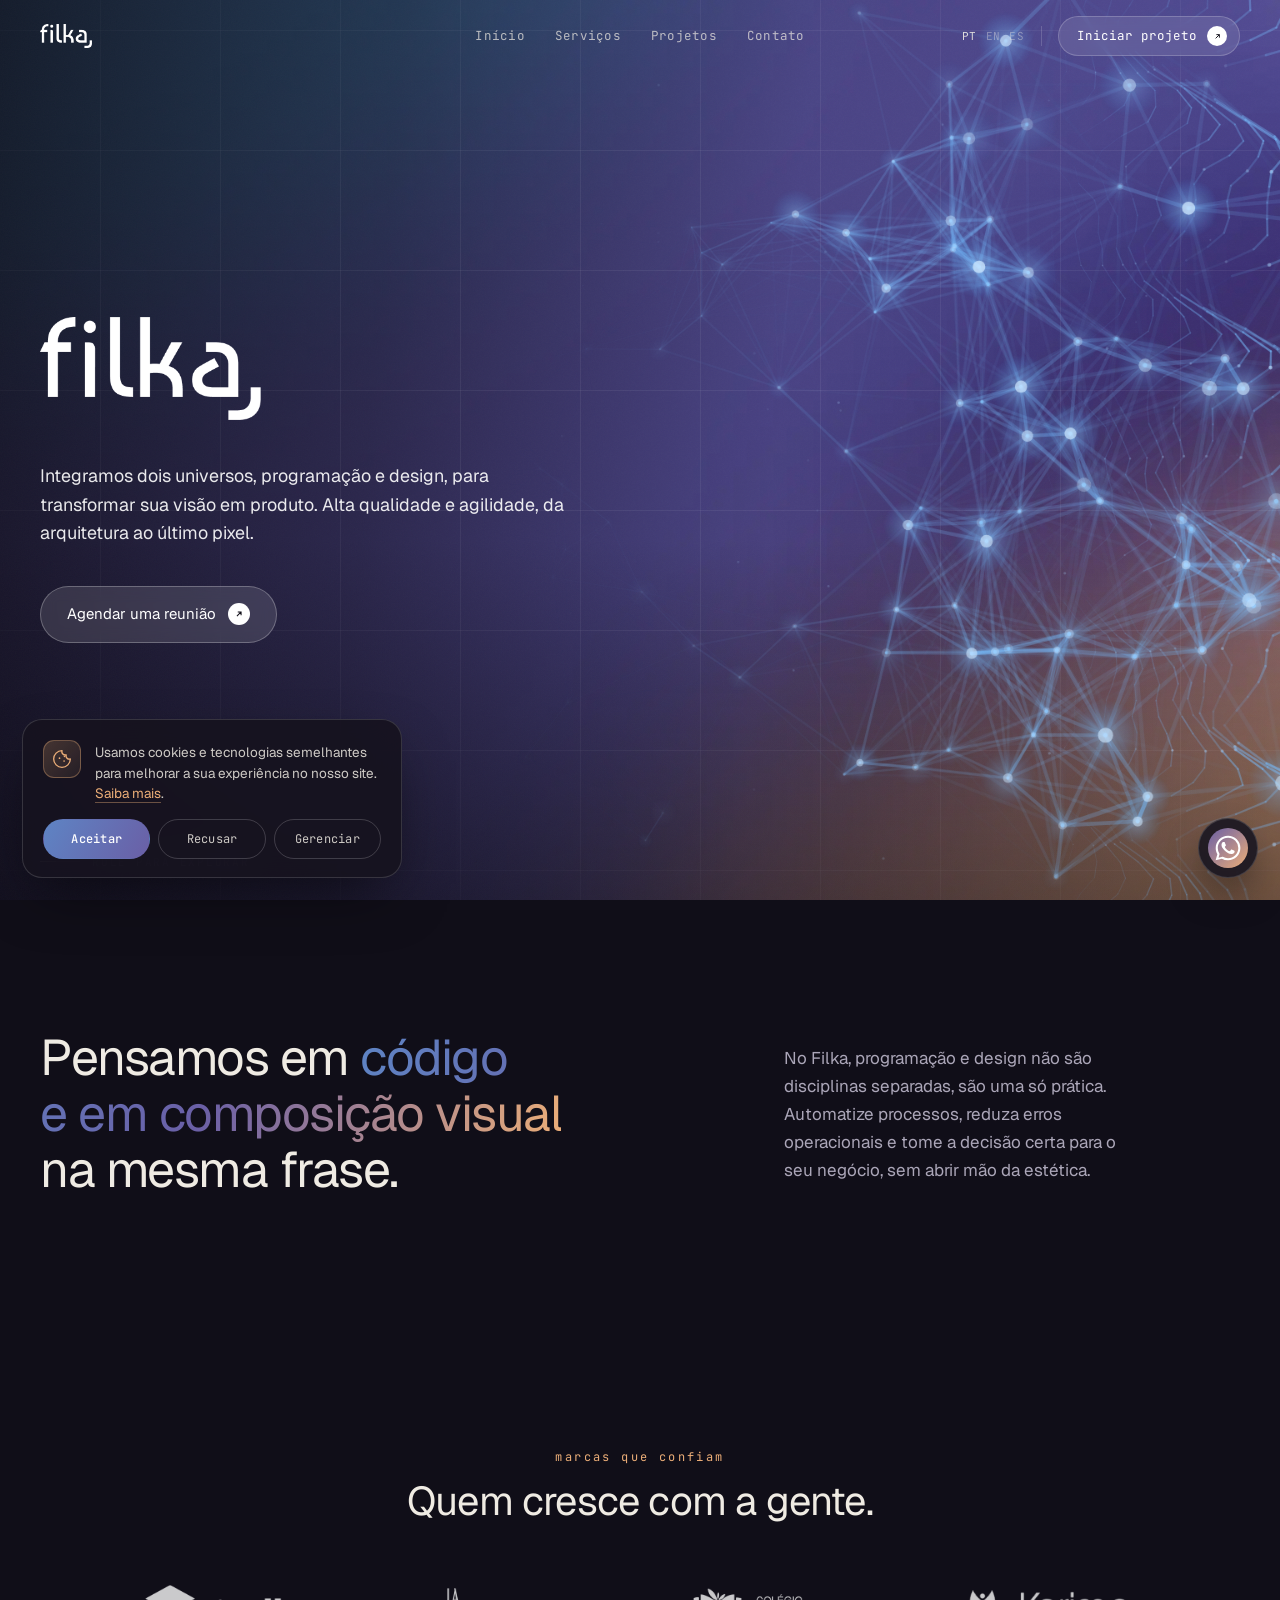
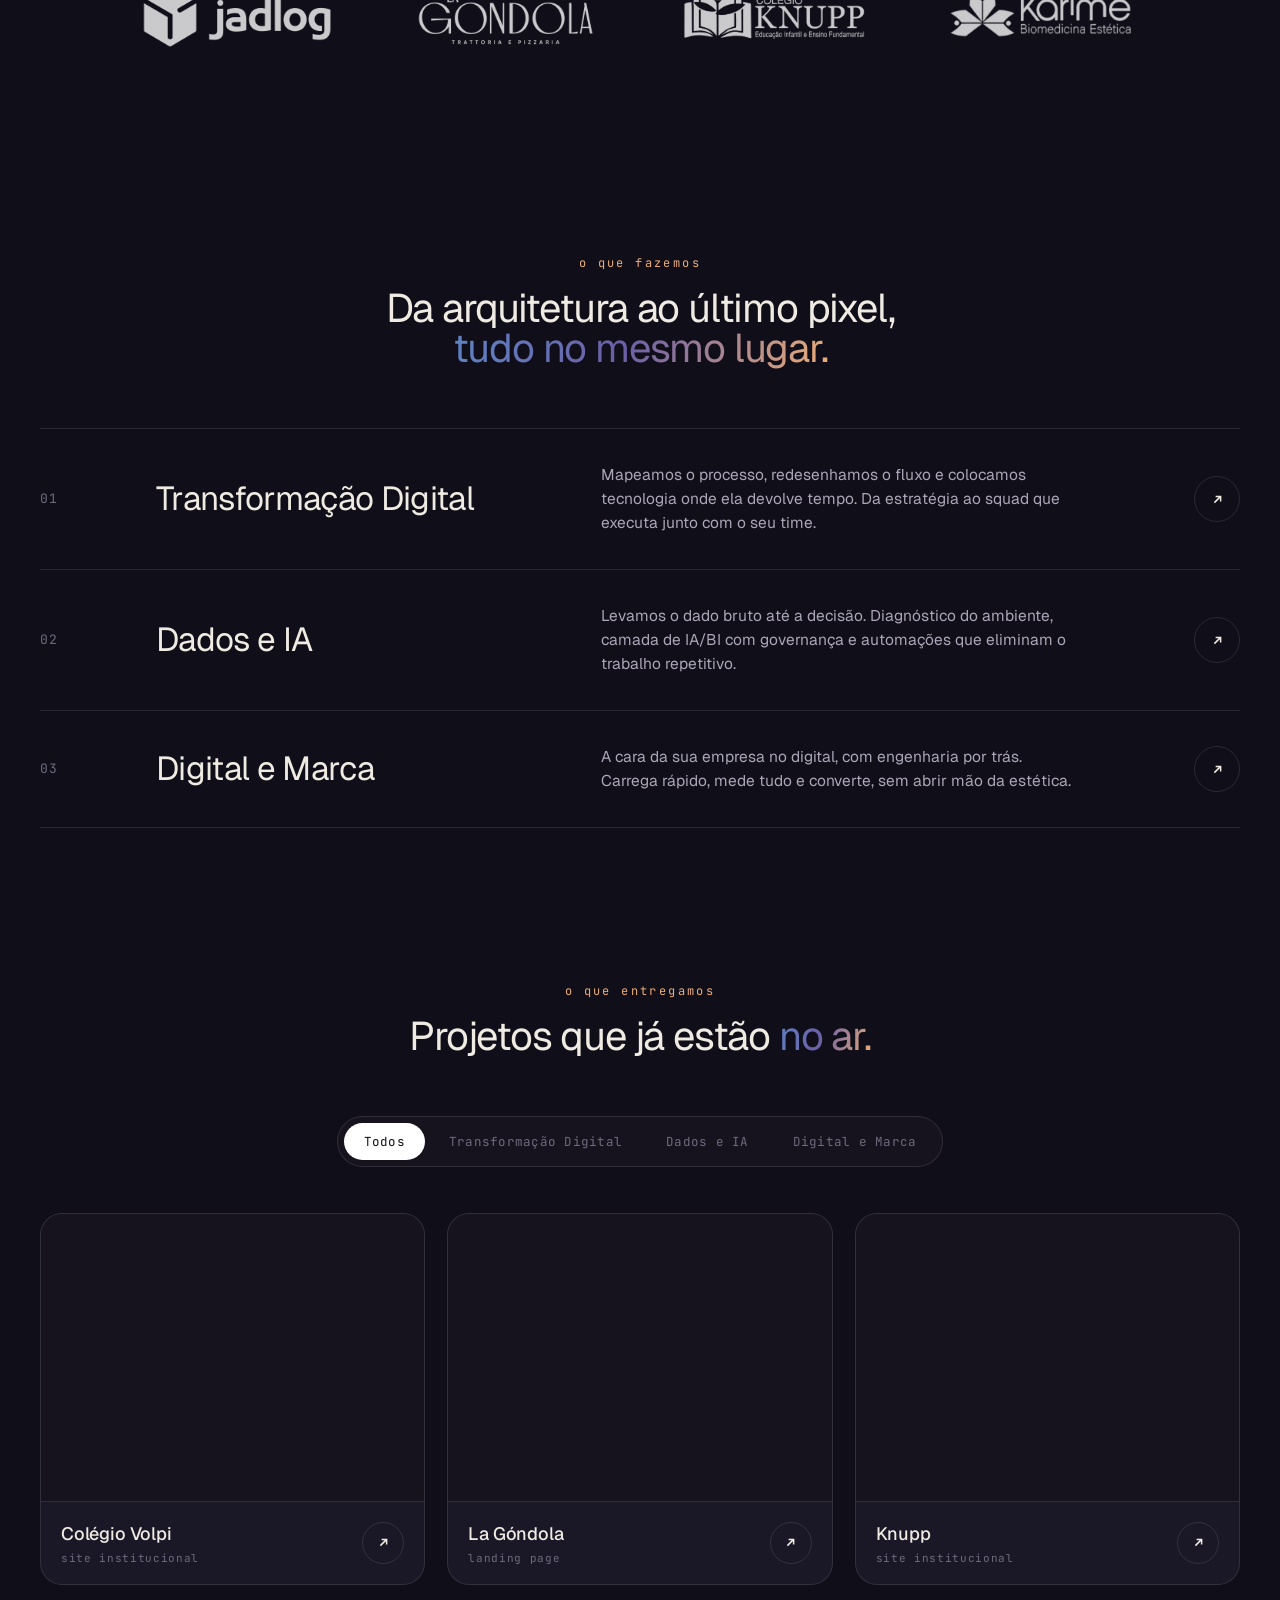
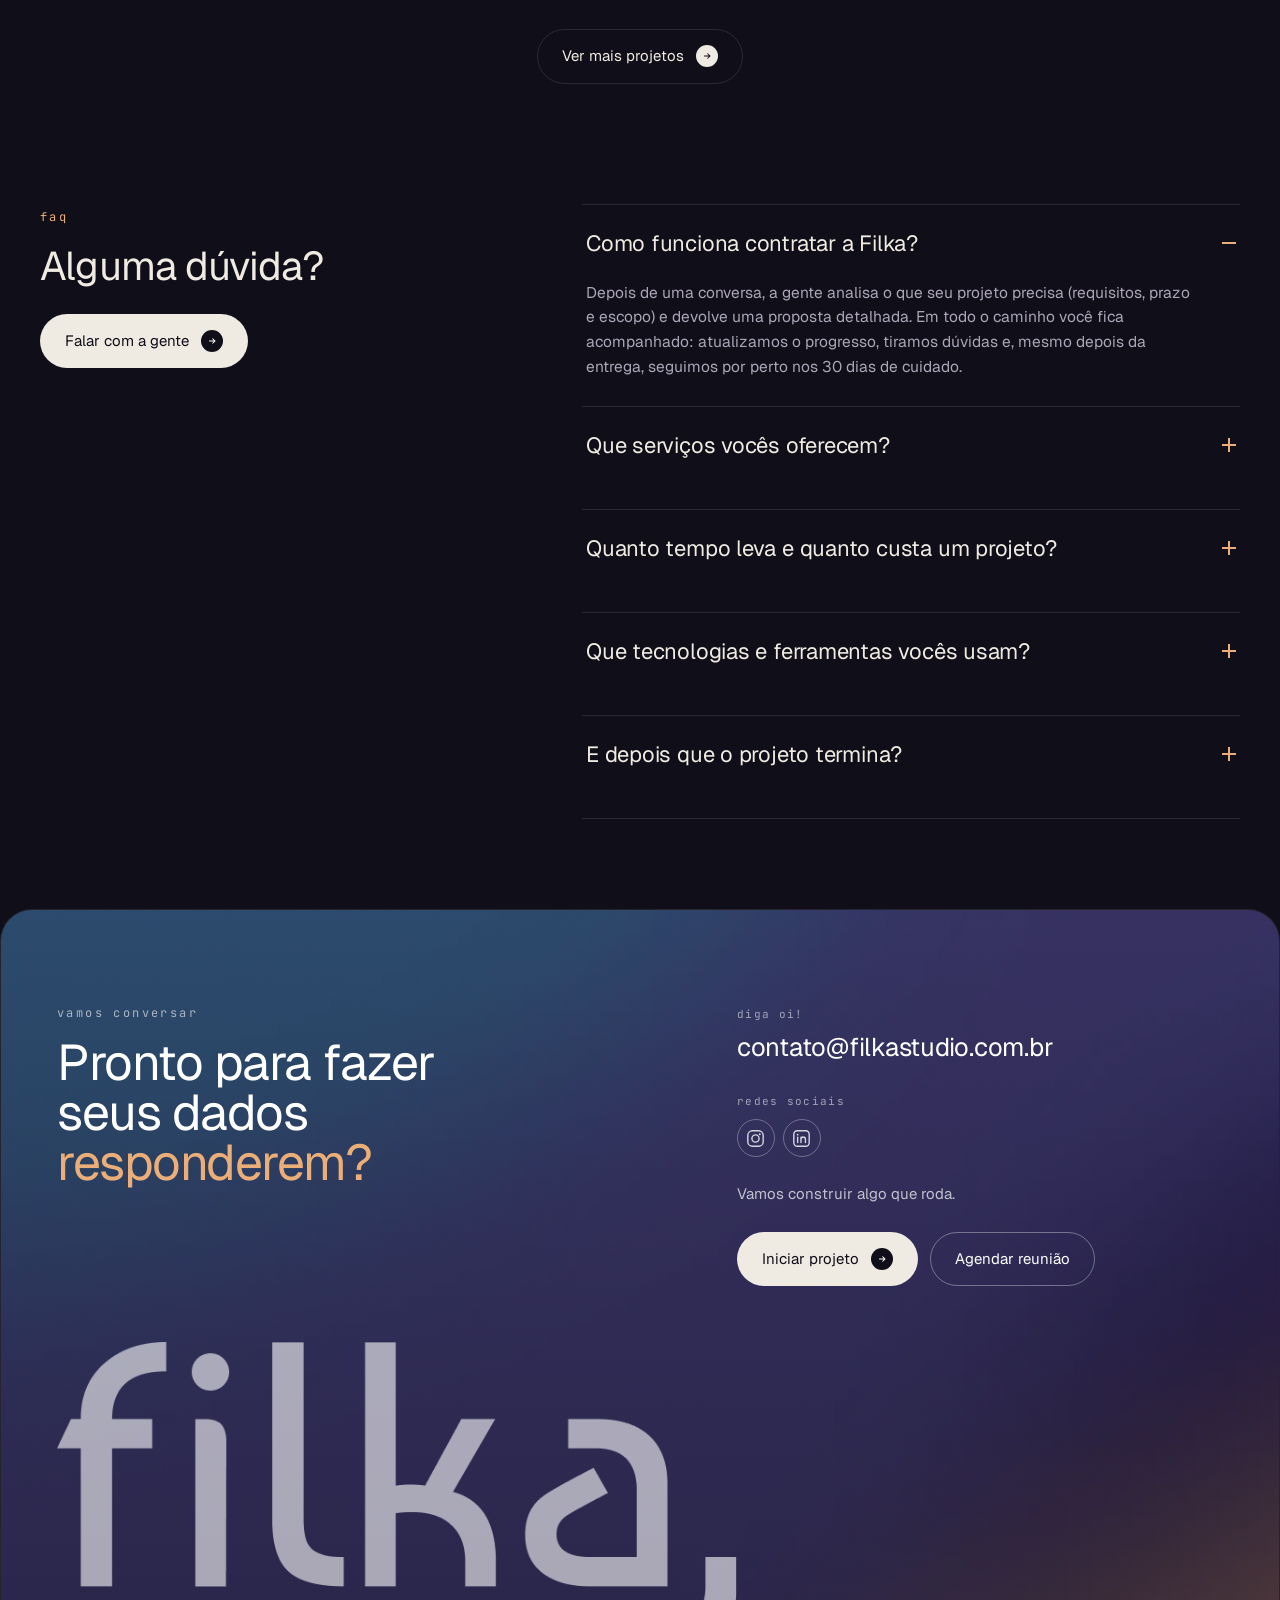
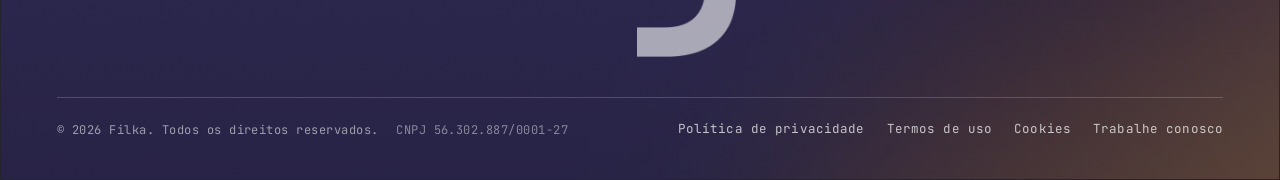
<file: index.html>
<!doctype html>
<html lang="pt-BR">
<head>
<meta charset="utf-8" />
<meta name="viewport" content="width=device-width, initial-scale=1" />

<!-- Google tag (gtag.js) -->
<script async src="https://www.googletagmanager.com/gtag/js?id=G-RLH66K6Z4S"></script>
<script>
  window.dataLayer = window.dataLayer || [];
  function gtag(){dataLayer.push(arguments);}
  gtag('js', new Date());

  gtag('config', 'G-RLH66K6Z4S');
</script>

<title>Filka · Inovando com a Tecnologia</title>
<meta name="description" content="Integramos programação e design para transformar visão em produto. Engenharia de software, analytics, design digital e agentes de IA." />
<meta name="robots" content="index, follow" />
<link rel="canonical" href="https://filkastudio.com.br/" />
<meta property="og:url" content="https://filkastudio.com.br/" />
<meta property="og:type" content="website" />
<meta property="og:title" content="Filka · Inovando com a Tecnologia" />
<meta property="og:description" content="Integramos programação e design para transformar visão em produto. Engenharia de software, analytics, design digital e agentes de IA." />
<meta property="og:image" content="https://filkastudio.com.br/assets/img/brand-bg.webp" />
<meta property="og:locale" content="pt_BR" />
<meta name="twitter:card" content="summary_large_image" />
<meta name="twitter:title" content="Filka · Inovando com a Tecnologia" />
<meta name="twitter:description" content="Integramos programação e design para transformar visão em produto. Engenharia de software, analytics, design digital e agentes de IA." />
<meta name="twitter:image" content="https://filkastudio.com.br/assets/img/brand-bg.webp" />
<script type="application/ld+json">
{
  "@context": "https://schema.org",
  "@type": "Organization",
  "name": "Filka",
  "url": "https://filkastudio.com.br/",
  "description": "Integramos programação e design para transformar visão em produto. Engenharia de software, analytics, design digital e agentes de IA.",
  "logo": "https://filkastudio.com.br/assets/img/filka-wordmark-hq.png",
  "email": "contato@filkastudio.com.br",
  "sameAs": [
    "https://www.linkedin.com/company/filka/",
    "https://www.instagram.com/filka.studio/"
  ]
}
</script>
<script type="application/ld+json">
{
  "@context": "https://schema.org",
  "@type": "FAQPage",
  "mainEntity": [
    {
      "@type": "Question",
      "name": "Como funciona contratar a Filka?",
      "acceptedAnswer": { "@type": "Answer", "text": "Depois de uma conversa, a gente analisa o que seu projeto precisa (requisitos, prazo e escopo) e devolve uma proposta detalhada. Em todo o caminho você fica acompanhado: atualizamos o progresso, tiramos dúvidas e, mesmo depois da entrega, seguimos por perto nos 30 dias de cuidado." }
    },
    {
      "@type": "Question",
      "name": "Que serviços vocês oferecem?",
      "acceptedAnswer": { "@type": "Answer", "text": "Três frentes. Transformação Digital: diagnóstico de maturidade, redesenho de processos, integração de sistemas, Salesforce sob medida, desenvolvimento de software e squad dedicado. Dados e IA: diagnóstico de dados, IA/BI e automação. Digital e Marca: one page, site institucional com blog, identidade visual, criação de logo e cartão de visita." }
    },
    {
      "@type": "Question",
      "name": "Quanto tempo leva e quanto custa um projeto?",
      "acceptedAnswer": { "@type": "Answer", "text": "Os produtos de entrada têm preço fechado e prazo curto (a partir de 2 semanas). Os demais variam com o escopo. Uma conversa inicial ajuda a gente a mapear sua necessidade e dar uma estimativa precisa por escrito." }
    },
    {
      "@type": "Question",
      "name": "Que tecnologias e ferramentas vocês usam?",
      "acceptedAnswer": { "@type": "Answer", "text": "Em dados: Databricks, Unity Catalog, Genie/AI·BI, Delta Lake, PySpark e Python. Em sistemas: Salesforce com Apex e LWC. Em digital: Webflow ou código sob medida, sempre com tracking configurado. Construímos coisas que rodam em produção, não protótipos." }
    },
    {
      "@type": "Question",
      "name": "E depois que o projeto termina?",
      "acceptedAnswer": { "@type": "Answer", "text": "Todo projeto inclui handover documentado e 30 dias de cuidado, com treinamento e suporte para seu time operar sozinho. Se quiser evolução contínua, o Retainer mantém um time de produto à disposição mês a mês." }
    }
  ]
}
</script>
<link rel="icon" href="favicon.ico" sizes="48x48" />
<link rel="icon" type="image/png" href="favicon-32x32.png" sizes="32x32" />
<link rel="icon" type="image/png" href="favicon-16x16.png" sizes="16x16" />
<link rel="icon" type="image/png" href="apple-touch-icon.png" sizes="180x180" />
<link rel="apple-touch-icon" href="apple-touch-icon.png" />

<link rel="preconnect" href="https://fonts.googleapis.com" />
<link rel="preconnect" href="https://fonts.gstatic.com" crossorigin />
<link href="https://fonts.googleapis.com/css2?family=Geist:wght@300;400;500;600&family=JetBrains+Mono:wght@400;500&family=Cabin:wght@400;500;600&family=Baumans&display=swap" rel="stylesheet" />
<link rel="stylesheet" href="css/styles.css" />
<link rel="stylesheet" href="css/filkai.css" />
</head>
<body>

<!-- Nav mount (injected by nav.js) -->
<div id="nav-mount"></div>

<!-- =========================
     Hero
========================== -->
<section class="hero" id="top" data-screen-label="Hero">
  <div class="hero__bg" aria-hidden="true"></div>
  <div class="hero__tech" aria-hidden="true"></div>
  <canvas class="hero__plexus" id="hero-plexus" width="1920" height="1080" aria-hidden="true"></canvas>
  <div class="hero__grain" aria-hidden="true"></div>

  <div class="container hero__inner">
    <div class="hero__copy">
      <div class="hero__lockup">
        <img class="wordmark" src="assets/img/filka-wordmark-white.png" alt="filka," />
        <span class="cycler" id="cycler"><em>design</em></span>
      </div>

      <p class="hero__lede">
        Integramos dois universos, programação e design, para transformar
        sua visão em produto. Alta qualidade e agilidade, da arquitetura ao último pixel.
      </p>

      <div class="hero__cta">
        <a class="btn btn--glass" href="https://calendar.app.google/s7fpLVRSq7ARySYF6" target="_blank" rel="noopener">
          Agendar uma reunião
          <span class="arrow"><svg width="10" height="10" viewBox="0 0 24 24" fill="none" stroke="currentColor" stroke-width="2.5"><path d="M7 17L17 7M9 7h8v8"/></svg></span>
        </a>
      </div>

    </div>
  </div>

  <div class="hero__scrollcue"><span class="line"></span> role para explorar</div>
</section>

<!-- =========================
     Manifesto
========================== -->
<section class="section manifesto" id="sobre">
  <div class="container">
    <div class="manifesto__grid">
      <h2 class="manifesto__text reveal" style="font-size: clamp(50px, 6vw, 40px)">
        Pensamos em <span class="grad-text">código<br />e em composição visual<br /></span> <span class="muted" style="color: rgb(239, 235, 227)">na mesma frase.</span>
      </h2>
      <p class="manifesto__aside reveal">No Filka, programação e design não são disciplinas separadas, são uma só prática. Automatize processos, reduza erros operacionais e tome a decisão certa para o seu negócio, sem abrir mão da estética.</p>
    </div>
  </div>
</section>

<!-- =========================
     Empresas que confiam
========================== -->
<section class="trust" id="clientes">
  <div class="container">
    <div class="trust__row trust__row--stack reveal">
      <div class="trust__intro">
        <p class="trust__label eyebrow">marcas que confiam</p>
        <h2 class="trust__title" style="font-size: clamp(26px, 6vw, 40px)">Quem cresce com a gente.</h2>
      </div>
      <div class="trust__logos trust__logos--big reveal">
        <div class="trust__logo"><img src="assets/img/client-jadlog.webp" alt="Jadlog" /></div>
        <div class="trust__logo"><img src="assets/img/client-lagondola.webp" alt="La Gondola" /></div>
        <div class="trust__logo"><img src="assets/img/client-knupp.webp" alt="Colégio Knupp" /></div>
        <div class="trust__logo"><img src="assets/img/client-karime.webp" alt="Karime Biomedicina Estética" /></div>
        
      </div>
    </div>
  </div>
</section>

<!-- =========================
     Serviços — três categorias
========================== -->
<section class="section--tight" id="servicos">
  <div class="container">
    <div class="sec-head reveal">
      <div class="eyebrow">o que fazemos</div>
      <h2 style="font-size: clamp(26px, 6vw, 40px)">Da arquitetura ao último pixel,<span class="scribble--grad"><br />tudo no mesmo lugar.</span></h2>
    </div>

    <div class="svc-rows">
      <a class="svc-row reveal" data-svc="td" href="contato.html">
        <span class="svc-row__num">01</span>
        <span class="svc-row__title">Transformação Digital</span>
        <span class="svc-row__desc">Mapeamos o processo, redesenhamos o fluxo e colocamos tecnologia onde ela devolve tempo. Da estratégia ao squad que executa junto com o seu time.</span>
        <span class="svc-row__cta">Saiba mais <span class="svc-row__arrow"><svg width="15" height="15" viewBox="0 0 24 24" fill="none" stroke="currentColor" stroke-width="2.4"><path d="M7 17L17 7M9 7h8v8"/></svg></span></span>
      </a>

      <a class="svc-row reveal" data-svc="dia" href="contato.html">
        <span class="svc-row__num">02</span>
        <span class="svc-row__title">Dados e IA</span>
        <span class="svc-row__desc">Levamos o dado bruto até a decisão. Diagnóstico do ambiente, camada de IA/BI com governança e automações que eliminam o trabalho repetitivo.</span>
        <span class="svc-row__cta">Saiba mais <span class="svc-row__arrow"><svg width="15" height="15" viewBox="0 0 24 24" fill="none" stroke="currentColor" stroke-width="2.4"><path d="M7 17L17 7M9 7h8v8"/></svg></span></span>
      </a>

      <a class="svc-row reveal" data-svc="dm" href="contato.html">
        <span class="svc-row__num">03</span>
        <span class="svc-row__title">Digital e Marca</span>
        <span class="svc-row__desc">A cara da sua empresa no digital, com engenharia por trás. Carrega rápido, mede tudo e converte, sem abrir mão da estética.</span>
        <span class="svc-row__cta">Saiba mais <span class="svc-row__arrow"><svg width="15" height="15" viewBox="0 0 24 24" fill="none" stroke="currentColor" stroke-width="2.4"><path d="M7 17L17 7M9 7h8v8"/></svg></span></span>
      </a>
    </div>
  </div>
</section>

<!-- =========================
     Projetos
========================== -->
<section class="section--tight" id="projetos" style="padding-top: 60px;">
  <div class="container">
    <div class="sec-head reveal">
      <div class="eyebrow">o que entregamos</div>
      <h2 style="font-size: clamp(26px, 6vw, 40px)">Projetos que já estão <span class="scribble--grad">no ar.</span></h2>
    </div>

    <div style="display:flex; justify-content:center;"><div class="pfilter reveal" role="tablist" aria-label="Filtrar projetos">
      <button class="pfilter__btn is-active" type="button" data-filter="all" role="tab" aria-selected="true">Todos</button>
      <button class="pfilter__btn" type="button" data-filter="td" role="tab" aria-selected="false">Transformação Digital</button>
      <button class="pfilter__btn" type="button" data-filter="dia" role="tab" aria-selected="false">Dados e IA</button>
      <button class="pfilter__btn" type="button" data-filter="dm" role="tab" aria-selected="false">Digital e Marca</button>
    </div></div>

    <div class="showcase">
      <a class="showcase-card reveal" data-project data-cat="dm" href="https://filka-studio.github.io/colegio-volpi/" target="_blank" rel="noopener">
        <div class="showcase-card__frame">
          <iframe src="https://filka-studio.github.io/colegio-volpi/" title="Colégio Volpi" loading="lazy" scrolling="no" tabindex="-1" aria-hidden="true"></iframe>
        </div>
        <div class="showcase-card__meta">
          <span>
            <span class="showcase-card__name">Colégio Volpi</span>
            <span class="showcase-card__tag">site institucional</span>
          </span>
          <span class="showcase-card__arrow"><svg width="15" height="15" viewBox="0 0 24 24" fill="none" stroke="currentColor" stroke-width="2.4"><path d="M7 17L17 7M9 7h8v8"/></svg></span>
        </div>
      </a>

      <a class="showcase-card reveal" data-project data-cat="dm" href="https://filka-studio.github.io/la-gondola/" target="_blank" rel="noopener">
        <div class="showcase-card__frame">
          <iframe src="https://filka-studio.github.io/la-gondola/" title="La Góndola" loading="lazy" scrolling="no" tabindex="-1" aria-hidden="true"></iframe>
        </div>
        <div class="showcase-card__meta">
          <span>
            <span class="showcase-card__name">La Góndola</span>
            <span class="showcase-card__tag">landing page</span>
          </span>
          <span class="showcase-card__arrow"><svg width="15" height="15" viewBox="0 0 24 24" fill="none" stroke="currentColor" stroke-width="2.4"><path d="M7 17L17 7M9 7h8v8"/></svg></span>
        </div>
      </a>

      <a class="showcase-card reveal" data-project data-cat="dm" href="https://filka-studio.github.io/knupp/Home.dc.html" target="_blank" rel="noopener">
        <div class="showcase-card__frame">
          <iframe src="https://filka-studio.github.io/knupp/Home.dc.html" title="Knupp" loading="lazy" scrolling="no" tabindex="-1" aria-hidden="true"></iframe>
        </div>
        <div class="showcase-card__meta">
          <span>
            <span class="showcase-card__name">Knupp</span>
            <span class="showcase-card__tag">site institucional</span>
          </span>
          <span class="showcase-card__arrow"><svg width="15" height="15" viewBox="0 0 24 24" fill="none" stroke="currentColor" stroke-width="2.4"><path d="M7 17L17 7M9 7h8v8"/></svg></span>
        </div>
      </a>
    </div>

    <p class="pfilter__empty" id="pfilterEmpty" hidden>Ainda não temos um projeto público nesta frente. Fale com a gente para conhecer os cases sob NDA.</p>

    <div class="showcase__more">
      <a class="btn btn--ghost" href="projetos.html">
        Ver mais projetos
        <span class="arrow"><svg width="10" height="10" viewBox="0 0 24 24" fill="none" stroke="currentColor" stroke-width="2.5"><path d="M5 12h14M13 6l6 6-6 6"/></svg></span>
      </a>
    </div>
  </div>
</section>

<!-- =========================
     FAQ
========================== -->
<section class="section--tight" id="faq" style="padding-top: 30px;">
  <div class="container">
    <div class="faq-grid">
      <div class="faq-aside reveal">
        <div class="eyebrow">faq</div>
        <h2 class="faq-title" style="font-size: clamp(26px, 6vw, 40px)">Alguma dúvida?</h2>
        <a class="btn btn--dark" href="https://calendar.app.google/s7fpLVRSq7ARySYF6" target="_blank" rel="noopener">
          Falar com a gente
          <span class="arrow"><svg width="10" height="10" viewBox="0 0 24 24" fill="none" stroke="currentColor" stroke-width="2.5"><path d="M5 12h14M13 6l6 6-6 6"/></svg></span>
        </a>
      </div>

      <div class="faq-list reveal">
        <div class="faq-item is-open">
          <button class="faq-q" type="button" aria-expanded="true">Como funciona contratar a Filka?<span class="faq-ico"></span></button>
          <div class="faq-collapse"><div class="faq-answer">Depois de uma conversa, a gente analisa o que seu projeto precisa (requisitos, prazo e escopo) e devolve uma proposta detalhada. Em todo o caminho você fica acompanhado: atualizamos o progresso, tiramos dúvidas e, mesmo depois da entrega, seguimos por perto nos 30 dias de cuidado.</div></div>
        </div>
        <div class="faq-item">
          <button class="faq-q" type="button" aria-expanded="false">Que serviços vocês oferecem?<span class="faq-ico"></span></button>
          <div class="faq-collapse"><div class="faq-answer">Três frentes. Transformação Digital: diagnóstico de maturidade, redesenho de processos, integração de sistemas, Salesforce sob medida, desenvolvimento de software e squad dedicado. Dados e IA: diagnóstico de dados, IA/BI e automação. Digital e Marca: one page, site institucional com blog, identidade visual, criação de logo e cartão de visita.</div></div>
        </div>
        <div class="faq-item">
          <button class="faq-q" type="button" aria-expanded="false">Quanto tempo leva e quanto custa um projeto?<span class="faq-ico"></span></button>
          <div class="faq-collapse"><div class="faq-answer">Os produtos de entrada têm preço fechado e prazo curto (a partir de 2 semanas). Os demais variam com o escopo. Uma conversa inicial ajuda a gente a mapear sua necessidade e dar uma estimativa precisa por escrito.</div></div>
        </div>
        <div class="faq-item">
          <button class="faq-q" type="button" aria-expanded="false">Que tecnologias e ferramentas vocês usam?<span class="faq-ico"></span></button>
          <div class="faq-collapse"><div class="faq-answer">Em dados: Databricks, Unity Catalog, Genie/AI·BI, Delta Lake, PySpark e Python. Em sistemas: Salesforce com Apex e LWC. Em digital: Webflow ou código sob medida, sempre com tracking configurado. Construímos coisas que rodam em produção, não protótipos.</div></div>
        </div>
        <div class="faq-item">
          <button class="faq-q" type="button" aria-expanded="false">E depois que o projeto termina?<span class="faq-ico"></span></button>
          <div class="faq-collapse"><div class="faq-answer">Todo projeto inclui handover documentado e 30 dias de cuidado, com treinamento e suporte para seu time operar sozinho. Se quiser evolução contínua, o Retainer mantém um time de produto à disposição mês a mês.</div></div>
        </div>
      </div>
    </div>
  </div>
</section>

<section class="contact-section" id="contato">
  <div class="container">
    <div class="cta-box reveal">
      <div class="contact-top">
        <div class="contact-lead">
          <div class="eyebrow eyebrow--light" style="color: #FFFFFF99">vamos conversar</div>
          <h2 style="font-size: clamp(50px, 6vw, 40px)">Pronto para fazer seus dados <span class="contact-q">responderem?</span></h2>
        </div>
        <div class="contact-info">
          <div class="contact-info__item">
            <span class="contact-info__lab">diga oi!</span>
            <a class="contact-info__val" href="mailto:contato@filkastudio.com.br">contato@filkastudio.com.br</a>
          </div>
          <div class="contact-info__social">
            <span class="contact-info__lab">redes sociais</span>
            <div class="contact-social">
              <a href="https://www.instagram.com/filka.studio/" target="_blank" rel="noopener" aria-label="Instagram"><svg width="21" height="21" viewBox="0 0 24 24" fill="none" stroke="currentColor" stroke-width="1.6" stroke-linecap="round" stroke-linejoin="round" aria-hidden="true"><rect x="3.2" y="3.2" width="17.6" height="17.6" rx="5.2"/><circle cx="12" cy="12" r="4.1"/><circle cx="16.9" cy="7.1" r="1.05" fill="currentColor" stroke="none"/></svg></a>
              <a href="https://www.linkedin.com/company/filka/" target="_blank" rel="noopener" aria-label="LinkedIn"><svg width="21" height="21" viewBox="0 0 24 24" fill="none" stroke="currentColor" stroke-width="1.6" stroke-linecap="round" stroke-linejoin="round" aria-hidden="true"><rect x="3.2" y="3.2" width="17.6" height="17.6" rx="4"/><path d="M7.6 10.4v6.2"/><circle cx="7.6" cy="7.6" r="1.05" fill="currentColor" stroke="none"/><path d="M11.4 16.6v-6.2M11.4 12.9a2.55 2.55 0 0 1 5.1 0v3.7"/></svg></a>
            </div>
          </div>
          <p class="contact-info__note">Vamos construir algo que roda.</p>
          <div class="contact-actions">
            <a class="btn btn--light" href="contato.html">
              Iniciar projeto
              <span class="arrow"><svg width="10" height="10" viewBox="0 0 24 24" fill="none" stroke="currentColor" stroke-width="2.5"><path d="M5 12h14M13 6l6 6-6 6"/></svg></span>
            </a>
            <a class="btn btn--outline-light" href="https://calendar.app.google/s7fpLVRSq7ARySYF6" target="_blank" rel="noopener">Agendar reunião</a>
          </div>
        </div>
      </div>

      <div class="contact-wordmark">
        <img src="assets/img/filka-wordmark-hq.png" alt="filka," />
      </div>

      <div class="contact-bottom">
        <span class="contact-bottom__legal">© 2026 Filka. Todos os direitos reservados. </span>
        <span class="contact-bottom__cnpj">CNPJ 56.302.887/0001-27</span>
        <div class="contact-links__group">
          <a href="privacidade.html">Política de privacidade</a>
          <a href="termos.html">Termos de uso</a>
          <a href="#" data-cookie-settings>Cookies</a>
          <a href="trabalhe.html">Trabalhe conosco</a>
        </div>
      </div>
    </div>
  </div>
</section>

<!-- Footer mount -->

<script>
  // Project category filter
  document.addEventListener('DOMContentLoaded', function () {
    const btns = document.querySelectorAll('.pfilter__btn');
    const cards = document.querySelectorAll('.showcase-card[data-cat]');
    const empty = document.getElementById('pfilterEmpty');
    if (!btns.length) return;
    btns.forEach(b => b.addEventListener('click', () => {
      const f = b.dataset.filter;
      btns.forEach(o => { o.classList.toggle('is-active', o === b); o.setAttribute('aria-selected', String(o === b)); });
      let shown = 0;
      cards.forEach(c => {
        const on = f === 'all' || c.dataset.cat === f;
        c.hidden = !on;
        if (on) shown++;
      });
      if (empty) empty.hidden = shown > 0;
    }));
  });
</script>
<script src="js/nav.js" defer></script>
<script src="js/i18n.js" defer></script>
<script src="js/plexus.js" defer></script>
<script src="js/projects-modal.js" defer></script>
<script src="js/service-modal.js" defer></script>
<script src="js/cookies.js" defer></script>
<script src="js/filkai.js" defer></script>
<script>
  // Word cycler (respects selected language)
  const cyclerWords = {
    pt: ['inovação', 'design', 'tecnologia', 'dados'],
    en: ['innovation', 'design', 'technology', 'data'],
    es: ['innovación', 'diseño', 'tecnología', 'datos']
  };
  const curLang = () => localStorage.getItem('filka-lang') || 'pt';
  let idx = 0;
  const cyc = document.getElementById('cycler');
  if (cyc) {
    const em = cyc.querySelector('em');
    em.textContent = cyclerWords[curLang()][idx] || cyclerWords.pt[idx];
    document.addEventListener('filka:langchange', (e) => {
      const words = cyclerWords[e.detail.lang] || cyclerWords.pt;
      em.textContent = words[idx];
    });
    setInterval(() => {
      idx = (idx + 1) % 4;
      const words = cyclerWords[curLang()] || cyclerWords.pt;
      em.style.transform = 'translateY(-10px)'; em.style.opacity = '0';
      setTimeout(() => {
        em.textContent = words[idx];
        em.style.transform = 'translateY(10px)';
        requestAnimationFrame(() => { em.style.transform = 'translateY(0)'; em.style.opacity = '1'; });
      }, 420);
    }, 2400);
  }

  // Count-up animation for big numbers
  (function(){
    const els = document.querySelectorAll('.bignum__value[data-count]');
    if (!els.length) return;
    const easeOut = t => 1 - Math.pow(1 - t, 3);
    const animate = (el) => {
      if (el.dataset.done) return;
      el.dataset.done = '1';
      const target = parseFloat(el.dataset.count);
      const decimals = parseInt(el.dataset.decimals || '0', 10);
      const prefix = el.dataset.prefix || '';
      const suffix = el.dataset.suffix || '';
      const dur = 1700;
      let start = null;
      const step = (ts) => {
        if (start === null) start = ts;
        const p = Math.min((ts - start) / dur, 1);
        el.textContent = prefix + (target * easeOut(p)).toFixed(decimals) + suffix;
        if (p < 1) requestAnimationFrame(step);
        else el.textContent = prefix + target.toFixed(decimals) + suffix;
      };
      requestAnimationFrame(step);
    };
    const check = () => {
      const vh = window.innerHeight || document.documentElement.clientHeight;
      els.forEach(el => {
        const r = el.getBoundingClientRect();
        if (r.top < vh * 0.85 && r.bottom > 0) animate(el);
      });
    };
    window.addEventListener('scroll', check, { passive: true });
    window.addEventListener('resize', check, { passive: true });
    check();
  })();
</script>

</body>
</html>
</file>
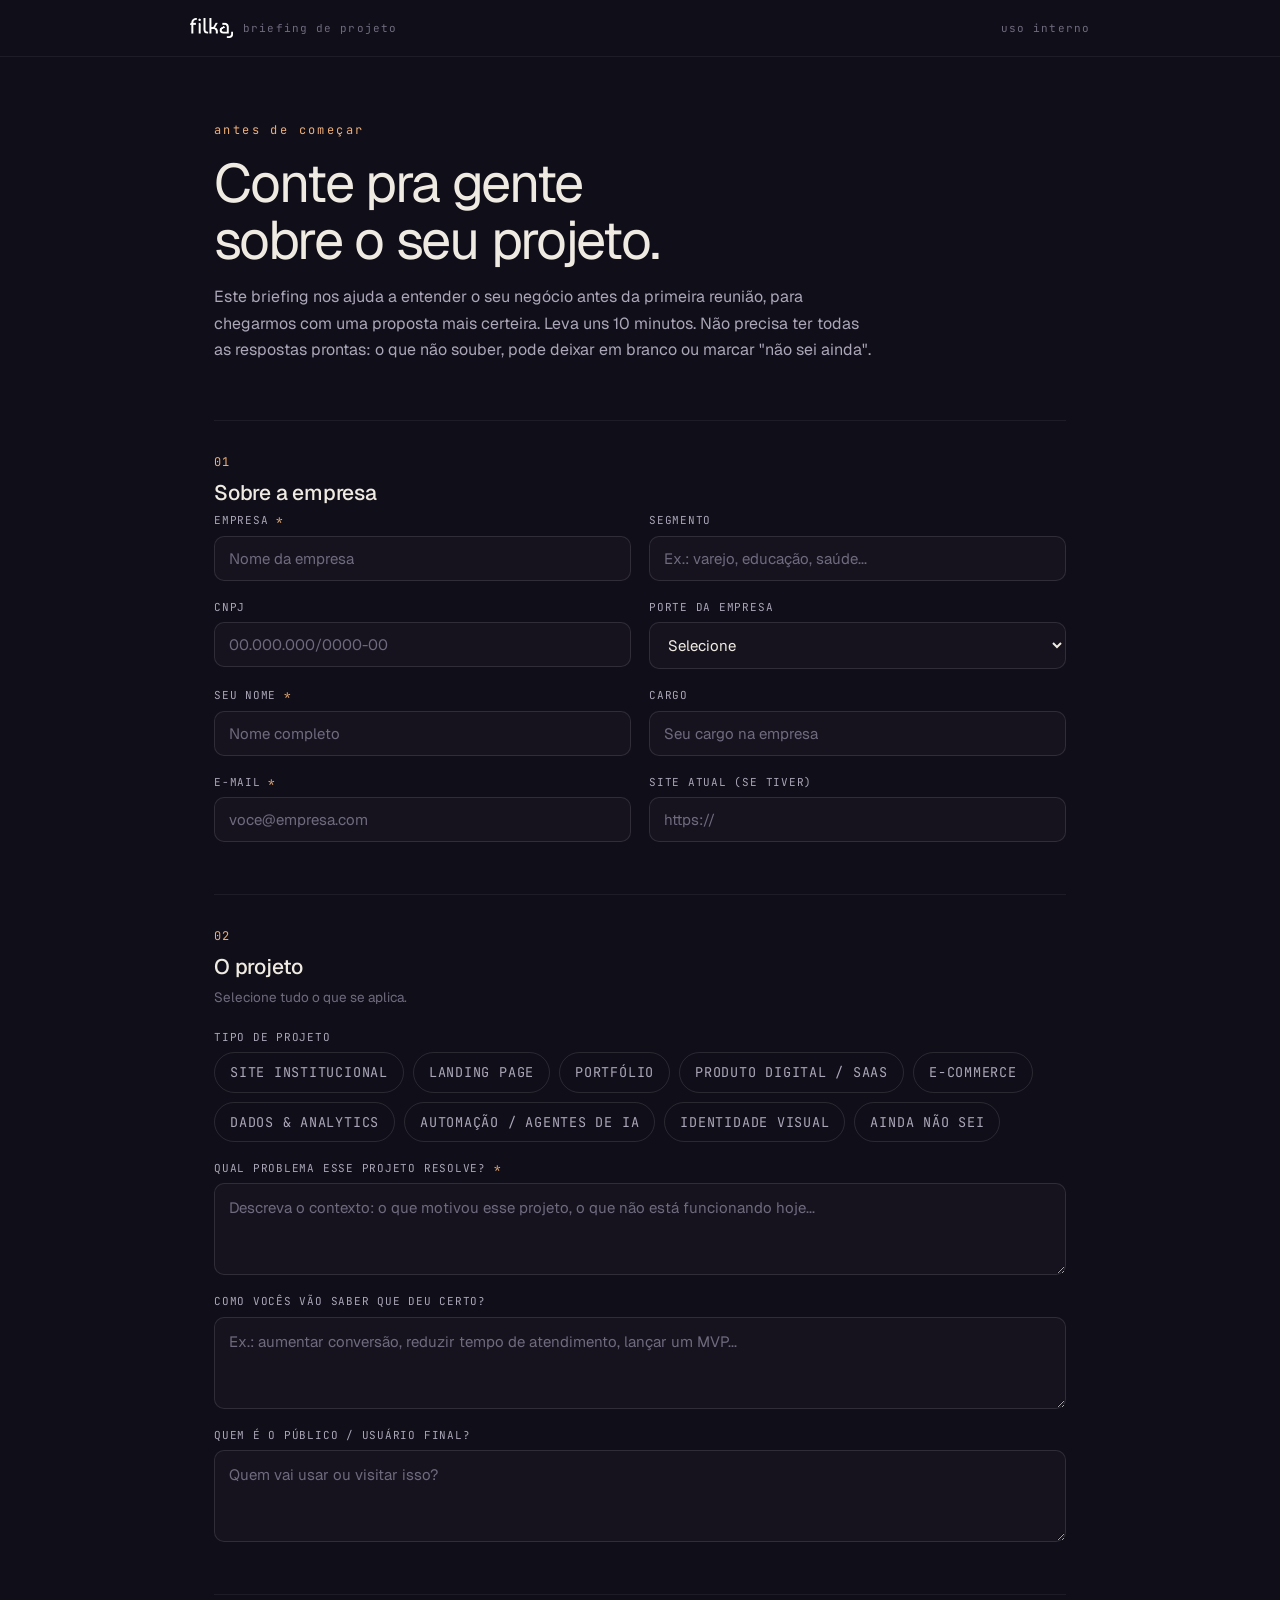
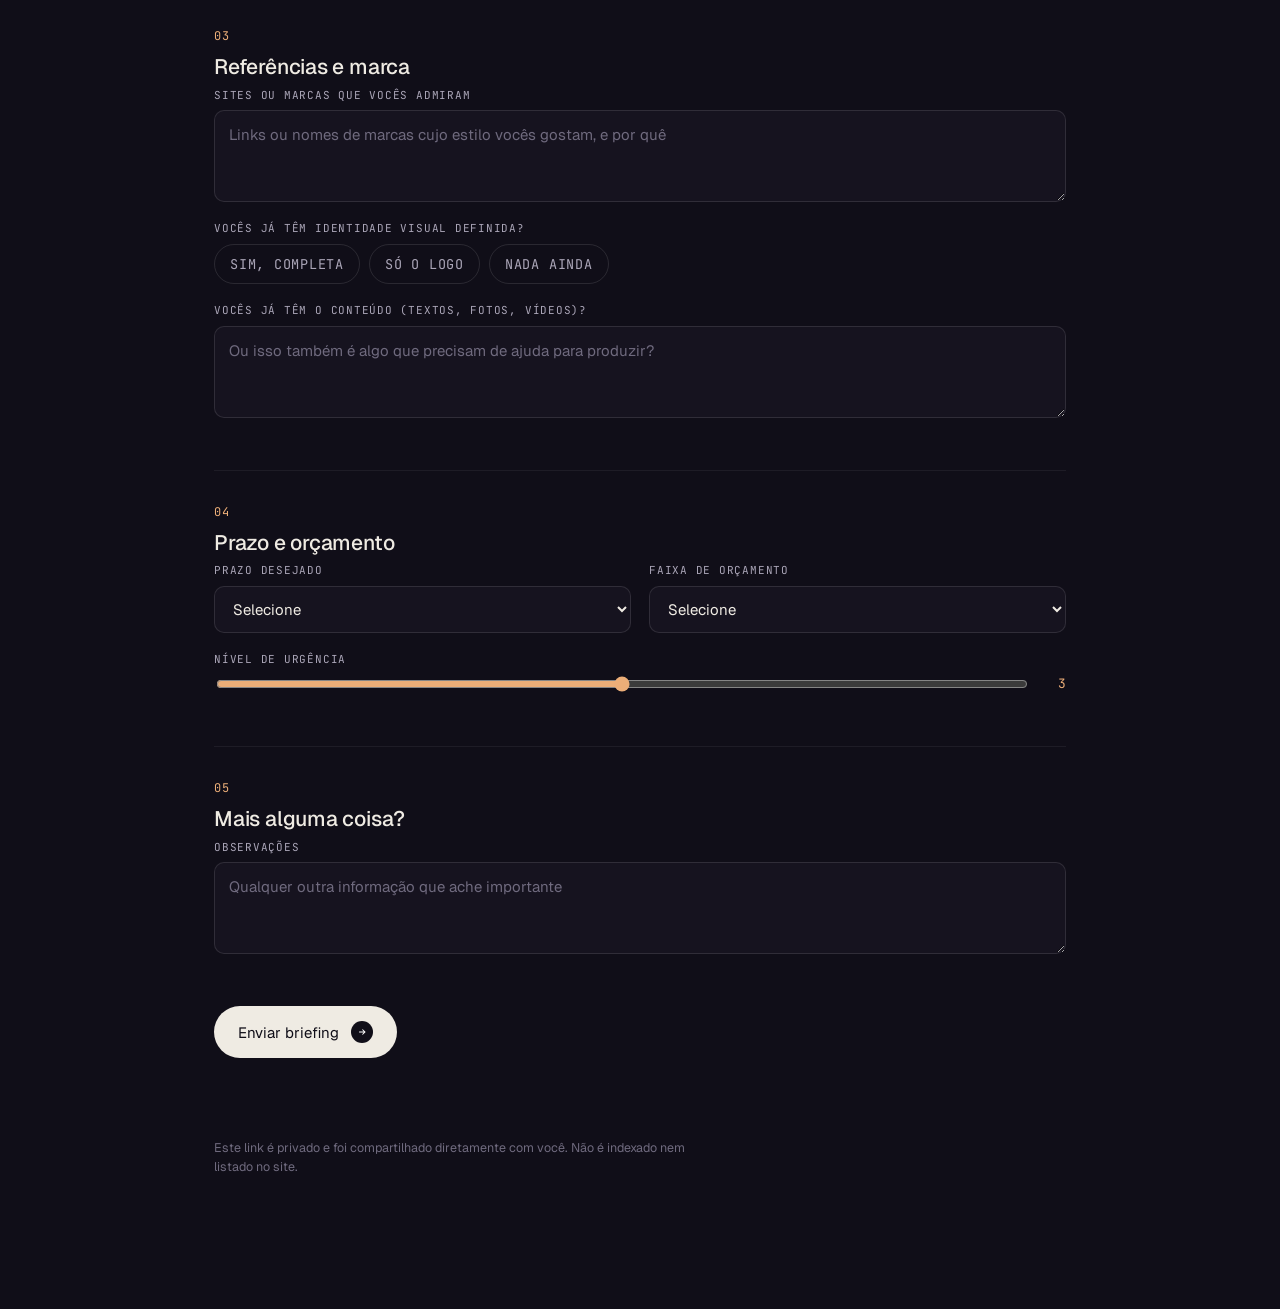
<file: briefing.html>
<!doctype html>
<html lang="pt-BR">
<head>
<meta charset="utf-8" />
<meta name="viewport" content="width=device-width, initial-scale=1" />

<!-- Google tag (gtag.js) -->
<script async src="https://www.googletagmanager.com/gtag/js?id=G-RLH66K6Z4S"></script>
<script>
  window.dataLayer = window.dataLayer || [];
  function gtag(){dataLayer.push(arguments);}
  gtag('js', new Date());

  gtag('config', 'G-RLH66K6Z4S');
</script>

<title>Briefing de Projeto — Filka</title>
<meta name="robots" content="noindex, nofollow" />
<link rel="icon" href="favicon.ico" sizes="48x48" />
<link rel="icon" type="image/png" href="favicon-32x32.png" sizes="32x32" />
<link rel="icon" type="image/png" href="favicon-16x16.png" sizes="16x16" />
<link rel="icon" type="image/png" href="apple-touch-icon.png" sizes="180x180" />
<link rel="apple-touch-icon" href="apple-touch-icon.png" />
<link rel="preconnect" href="https://fonts.googleapis.com" />
<link rel="preconnect" href="https://fonts.gstatic.com" crossorigin />
<link href="https://fonts.googleapis.com/css2?family=Geist:wght@300;400;500;600;700&family=JetBrains+Mono:wght@400;500&family=Baumans&display=swap" rel="stylesheet" />
<link rel="stylesheet" href="css/styles.css" />
<style>
  body { background: var(--paper); }
  .bfg-bar {
    position: sticky; top: 0; z-index: 20; background: var(--paper);
    border-bottom: 1px solid var(--hairline-soft);
    display: flex; align-items: center; justify-content: space-between;
    padding: 18px max(24px, calc((100% - 900px) / 2));
  }
  .bfg-bar__brand { display: flex; align-items: center; gap: 10px; }
  .bfg-bar__brand img { height: 20px; width: auto; display: block; }
  .bfg-bar__tag { font-family: var(--font-mono); font-size: 11px; letter-spacing: .1em; color: var(--ink-mute); text-transform: lowercase; }

  .bfg-wrap { max-width: 900px; margin: 0 auto; padding: 60px 24px 120px; }
  .bfg-head h1 {
    font-family: var(--font-head); font-weight: 400; letter-spacing: -0.03em;
    font-size: clamp(32px, 5vw, 54px); line-height: 1.05; margin: 14px 0 16px;
  }
  .bfg-head p { font-size: 16px; line-height: 1.65; color: var(--ink-soft); max-width: 60ch; margin: 0; }

  .bfg-form { margin-top: 56px; display: flex; flex-direction: column; gap: 52px; }
  .bfg-section__num { font-family: var(--font-mono); font-size: 12px; color: var(--filka-peach); letter-spacing: .06em; margin: 0 0 6px; }
  .bfg-section h2 { font-family: var(--font-head); font-weight: 500; font-size: 21px; letter-spacing: -0.01em; margin: 0 0 4px; }
  .bfg-section > p.hint { font-size: 13.5px; color: var(--ink-mute); margin: 0 0 22px; }
  .bfg-section { border-top: 1px solid var(--hairline-soft); padding-top: 32px; }
  .bfg-section:first-child { border-top: none; padding-top: 0; }

  .bfg-grid { display: grid; grid-template-columns: 1fr 1fr; gap: 18px; }
  @media (max-width: 640px) { .bfg-grid { grid-template-columns: 1fr; } }
  .bfg-field { display: flex; flex-direction: column; gap: 7px; }
  .bfg-field--full { grid-column: 1 / -1; }
  .bfg-field label { font-family: var(--font-mono); font-size: 11px; letter-spacing: .07em; text-transform: uppercase; color: var(--ink-soft); }
  .bfg-field label .req { color: var(--filka-peach); }
  .bfg-field input[type="text"], .bfg-field input[type="email"], .bfg-field input[type="url"],
  .bfg-field select, .bfg-field textarea {
    width: 100%; background: var(--paper-soft); color: var(--ink);
    border: 1px solid var(--hairline); border-radius: 10px;
    padding: 12px 14px; font-family: var(--font-body); font-size: 15px;
    transition: border-color .2s, background .2s; resize: vertical;
  }
  .bfg-field textarea { min-height: 92px; line-height: 1.55; }
  .bfg-field input:focus, .bfg-field select:focus, .bfg-field textarea:focus { outline: none; border-color: var(--filka-peach); background: #14111d; }
  .bfg-field input::placeholder, .bfg-field textarea::placeholder { color: var(--ink-mute); }

  .bfg-choices { display: flex; flex-wrap: wrap; gap: 9px; }
  .bfg-chip { position: relative; }
  .bfg-chip input { position: absolute; opacity: 0; inset: 0; cursor: pointer; }
  .bfg-chip span {
    display: inline-flex; align-items: center; gap: 7px;
    font-size: 13.5px; padding: 9px 15px; border-radius: 999px;
    border: 1px solid var(--hairline); color: var(--ink-soft);
    transition: border-color .2s, background .2s, color .2s;
  }
  .bfg-chip input:checked + span { border-color: var(--filka-peach); background: rgba(236,174,120,.12); color: var(--ink); }
  .bfg-chip input:focus-visible + span { outline: 2px solid var(--filka-peach); outline-offset: 2px; }

  .bfg-scale { display: flex; align-items: center; gap: 10px; }
  .bfg-scale input[type="range"] { flex: 1; accent-color: var(--filka-peach); }
  .bfg-scale__val { font-family: var(--font-mono); font-size: 13px; color: var(--filka-peach); width: 26px; text-align: right; }

  .bfg-submit-row { display: flex; flex-direction: column; gap: 14px; align-items: flex-start; }
  .bfg-submit { cursor: pointer; border: none; font-family: var(--font-body); }
  .bfg-msg { font-size: 13.5px; min-height: 1em; }
  .bfg-note { font-size: 12.5px; color: var(--ink-mute); max-width: 60ch; }

  .bfg-success { display: none; text-align: center; padding: 90px 24px; }
  .bfg-success.show { display: block; }
  .bfg-success__icon { width: 58px; height: 58px; border-radius: 50%; display: grid; place-items: center; background: rgba(236,174,120,.14); color: var(--filka-peach); margin: 0 auto 22px; }
  .bfg-success h2 { font-family: var(--font-head); font-weight: 400; font-size: 28px; margin: 0 0 10px; }
  .bfg-success p { color: var(--ink-soft); max-width: 46ch; margin: 0 auto; line-height: 1.6; }
</style>
</head>
<body>

<div class="bfg-bar">
  <div class="bfg-bar__brand">
    <img src="assets/img/filka-wordmark-white.png" alt="Filka" />
    <span class="bfg-bar__tag">briefing de projeto</span>
  </div>
  <span class="bfg-bar__tag">uso interno</span>
</div>

<div class="bfg-wrap">
  <div class="bfg-head" id="bfgIntro">
    <div class="eyebrow eyebrow--light">antes de começar</div>
    <h1>Conte pra gente<br />sobre o seu projeto.</h1>
    <p>
      Este briefing nos ajuda a entender o seu negócio antes da primeira reunião, para chegarmos com uma
      proposta mais certeira. Leva uns 10 minutos. Não precisa ter todas as respostas prontas: o que não
      souber, pode deixar em branco ou marcar "não sei ainda".
    </p>
  </div>

  <form class="bfg-form" id="bfgForm" action="https://formsubmit.co/ajax/598d47c55ca92fb3e9b67093c21d1260" method="POST">
    <input type="hidden" name="_subject" value="Novo briefing de projeto — Filka" />
    <input type="hidden" name="_template" value="table" />
    <input type="hidden" name="_captcha" value="false" />

    <section class="bfg-section">
      <p class="bfg-section__num">01</p>
      <h2>Sobre a empresa</h2>
      <div class="bfg-grid">
        <div class="bfg-field">
          <label for="empresa">Empresa <span class="req">*</span></label>
          <input type="text" id="empresa" name="Empresa" placeholder="Nome da empresa" required />
        </div>
        <div class="bfg-field">
          <label for="segmento">Segmento</label>
          <input type="text" id="segmento" name="Segmento" placeholder="Ex.: varejo, educação, saúde..." />
        </div>
        <div class="bfg-field">
          <label for="cnpj">CNPJ</label>
          <input type="text" id="cnpj" name="CNPJ" placeholder="00.000.000/0000-00" inputmode="numeric" />
        </div>
        <div class="bfg-field">
          <label>Porte da empresa</label>
          <select name="Porte da empresa">
            <option value="">Selecione</option>
            <option>MEI / autônomo</option>
            <option>Micro ou pequena empresa</option>
            <option>Média empresa</option>
            <option>Grande empresa / capital aberto</option>
            <option>Não sei / prefiro não informar</option>
          </select>
        </div>
        <div class="bfg-field">
          <label for="contato-nome">Seu nome <span class="req">*</span></label>
          <input type="text" id="contato-nome" name="Nome do contato" placeholder="Nome completo" required />
        </div>
        <div class="bfg-field">
          <label for="contato-cargo">Cargo</label>
          <input type="text" id="contato-cargo" name="Cargo" placeholder="Seu cargo na empresa" />
        </div>
        <div class="bfg-field">
          <label for="contato-email">E-mail <span class="req">*</span></label>
          <input type="email" id="contato-email" name="E-mail" placeholder="voce@empresa.com" required pattern="[^@\s]+@[^@\s]+\.[^@\s]+" />
        </div>
        <div class="bfg-field">
          <label for="contato-site">Site atual (se tiver)</label>
          <input type="url" id="contato-site" name="Site atual" placeholder="https://" />
        </div>
      </div>
    </section>

    <section class="bfg-section">
      <p class="bfg-section__num">02</p>
      <h2>O projeto</h2>
      <p class="hint">Selecione tudo o que se aplica.</p>
      <div class="bfg-grid">
        <div class="bfg-field bfg-field--full">
          <label>Tipo de projeto</label>
          <div class="bfg-choices">
            <label class="bfg-chip"><input type="checkbox" name="Tipo — Site institucional" value="Sim" /><span>Site institucional</span></label>
            <label class="bfg-chip"><input type="checkbox" name="Tipo — Landing page" value="Sim" /><span>Landing page</span></label>
            <label class="bfg-chip"><input type="checkbox" name="Tipo — Portfólio" value="Sim" /><span>Portfólio</span></label>
            <label class="bfg-chip"><input type="checkbox" name="Tipo — Produto digital / SaaS" value="Sim" /><span>Produto digital / SaaS</span></label>
            <label class="bfg-chip"><input type="checkbox" name="Tipo — E-commerce" value="Sim" /><span>E-commerce</span></label>
            <label class="bfg-chip"><input type="checkbox" name="Tipo — Dados & analytics" value="Sim" /><span>Dados & analytics</span></label>
            <label class="bfg-chip"><input type="checkbox" name="Tipo — Automação / agentes de IA" value="Sim" /><span>Automação / agentes de IA</span></label>
            <label class="bfg-chip"><input type="checkbox" name="Tipo — Identidade visual" value="Sim" /><span>Identidade visual</span></label>
            <label class="bfg-chip"><input type="checkbox" name="Tipo — Ainda não sei" value="Sim" /><span>Ainda não sei</span></label>
          </div>
        </div>
        <div class="bfg-field bfg-field--full">
          <label for="problema">Qual problema esse projeto resolve? <span class="req">*</span></label>
          <textarea id="problema" name="Problema a resolver" placeholder="Descreva o contexto: o que motivou esse projeto, o que não está funcionando hoje..." required></textarea>
        </div>
        <div class="bfg-field bfg-field--full">
          <label for="objetivo">Como vocês vão saber que deu certo?</label>
          <textarea id="objetivo" name="Definição de sucesso" placeholder="Ex.: aumentar conversão, reduzir tempo de atendimento, lançar um MVP..."></textarea>
        </div>
        <div class="bfg-field bfg-field--full">
          <label for="publico">Quem é o público / usuário final?</label>
          <textarea id="publico" name="Público-alvo" placeholder="Quem vai usar ou visitar isso?"></textarea>
        </div>
      </div>
    </section>

    <section class="bfg-section">
      <p class="bfg-section__num">03</p>
      <h2>Referências e marca</h2>
      <div class="bfg-grid">
        <div class="bfg-field bfg-field--full">
          <label for="referencias">Sites ou marcas que vocês admiram</label>
          <textarea id="referencias" name="Referências" placeholder="Links ou nomes de marcas cujo estilo vocês gostam, e por quê"></textarea>
        </div>
        <div class="bfg-field bfg-field--full">
          <label>Vocês já têm identidade visual definida?</label>
          <div class="bfg-choices">
            <label class="bfg-chip"><input type="radio" name="Identidade visual" value="Sim, completa (logo, cores, tipografia)" /><span>Sim, completa</span></label>
            <label class="bfg-chip"><input type="radio" name="Identidade visual" value="Só o logo" /><span>Só o logo</span></label>
            <label class="bfg-chip"><input type="radio" name="Identidade visual" value="Nada ainda" /><span>Nada ainda</span></label>
          </div>
        </div>
        <div class="bfg-field bfg-field--full">
          <label for="conteudo">Vocês já têm o conteúdo (textos, fotos, vídeos)?</label>
          <textarea id="conteudo" name="Conteúdo disponível" placeholder="Ou isso também é algo que precisam de ajuda para produzir?"></textarea>
        </div>
      </div>
    </section>

    <section class="bfg-section">
      <p class="bfg-section__num">04</p>
      <h2>Prazo e orçamento</h2>
      <div class="bfg-grid">
        <div class="bfg-field">
          <label for="prazo">Prazo desejado</label>
          <select id="prazo" name="Prazo desejado">
            <option value="">Selecione</option>
            <option>Até 1 mês</option>
            <option>1 a 3 meses</option>
            <option>3 a 6 meses</option>
            <option>Sem prazo definido</option>
          </select>
        </div>
        <div class="bfg-field">
          <label for="orcamento">Faixa de orçamento</label>
          <select id="orcamento" name="Faixa de orçamento">
            <option value="">Selecione</option>
            <option>Até R$ 10 mil</option>
            <option>R$ 10 mil a R$ 30 mil</option>
            <option>R$ 30 mil a R$ 60 mil</option>
            <option>Acima de R$ 60 mil</option>
            <option>Ainda não sei</option>
          </select>
        </div>
        <div class="bfg-field bfg-field--full">
          <label for="motivacao">Nível de urgência</label>
          <div class="bfg-scale">
            <input type="range" id="motivacao" min="1" max="5" value="3" />
            <span class="bfg-scale__val" id="motivacaoVal">3</span>
            <input type="hidden" name="Urgência (1-5)" id="motivacaoHidden" value="3" />
          </div>
        </div>
      </div>
    </section>

    <section class="bfg-section">
      <p class="bfg-section__num">05</p>
      <h2>Mais alguma coisa?</h2>
      <div class="bfg-grid">
        <div class="bfg-field bfg-field--full">
          <label for="obs">Observações</label>
          <textarea id="obs" name="Observações" placeholder="Qualquer outra informação que ache importante"></textarea>
        </div>
      </div>
    </section>

    <div class="bfg-submit-row">
      <button type="submit" class="btn btn--light bfg-submit" id="bfgSubmit">
        <span id="bfgSubmitLabel">Enviar briefing</span>
        <span class="arrow"><svg width="10" height="10" viewBox="0 0 24 24" fill="none" stroke="currentColor" stroke-width="2.5"><path d="M5 12h14M13 6l6 6-6 6"/></svg></span>
      </button>
      <p class="bfg-msg" id="bfgMsg"></p>
      <p class="bfg-note">Este link é privado e foi compartilhado diretamente com você. Não é indexado nem listado no site.</p>
    </div>
  </form>

  <div class="bfg-success" id="bfgSuccess">
    <div class="bfg-success__icon">
      <svg width="26" height="26" viewBox="0 0 24 24" fill="none" stroke="currentColor" stroke-width="2.2" stroke-linecap="round" stroke-linejoin="round"><path d="M20 6L9 17l-5-5"/></svg>
    </div>
    <h2>Briefing recebido!</h2>
    <p>Obrigado por dedicar esse tempo. Vamos analisar tudo com calma e retornar em até 1 dia útil para marcar a conversa.</p>
  </div>
</div>

<script>
  (function () {
    const range = document.getElementById('motivacao');
    const val = document.getElementById('motivacaoVal');
    const hidden = document.getElementById('motivacaoHidden');
    range.addEventListener('input', () => { val.textContent = range.value; hidden.value = range.value; });

    const form = document.getElementById('bfgForm');
    const submitBtn = document.getElementById('bfgSubmit');
    const label = document.getElementById('bfgSubmitLabel');
    const msg = document.getElementById('bfgMsg');
    const intro = document.getElementById('bfgIntro');
    const success = document.getElementById('bfgSuccess');

    form.addEventListener('submit', async (e) => {
      e.preventDefault();
      submitBtn.disabled = true;
      const labelDefault = label.textContent;
      label.textContent = 'Enviando…';
      msg.textContent = '';
      try {
        const res = await fetch(form.action, {
          method: 'POST',
          headers: { 'Accept': 'application/json' },
          body: new FormData(form)
        });
        const data = await res.json().catch(() => ({}));
        if (res.ok) {
          form.hidden = true;
          intro.style.display = 'none';
          success.classList.add('show');
          window.scrollTo({ top: 0, behavior: 'smooth' });
        } else {
          msg.style.color = '#E08A6E';
          msg.textContent = (data.errors && data.errors[0] && data.errors[0].message) || 'Não foi possível enviar agora. Tente de novo ou escreva para o nosso e-mail.';
          submitBtn.disabled = false;
          label.textContent = labelDefault;
        }
      } catch (err) {
        msg.style.color = '#E08A6E';
        msg.textContent = 'Sem conexão. Tente de novo ou escreva para o nosso e-mail.';
        submitBtn.disabled = false;
        label.textContent = labelDefault;
      }
    });
  })();
</script>
</body>
</html>
</file>
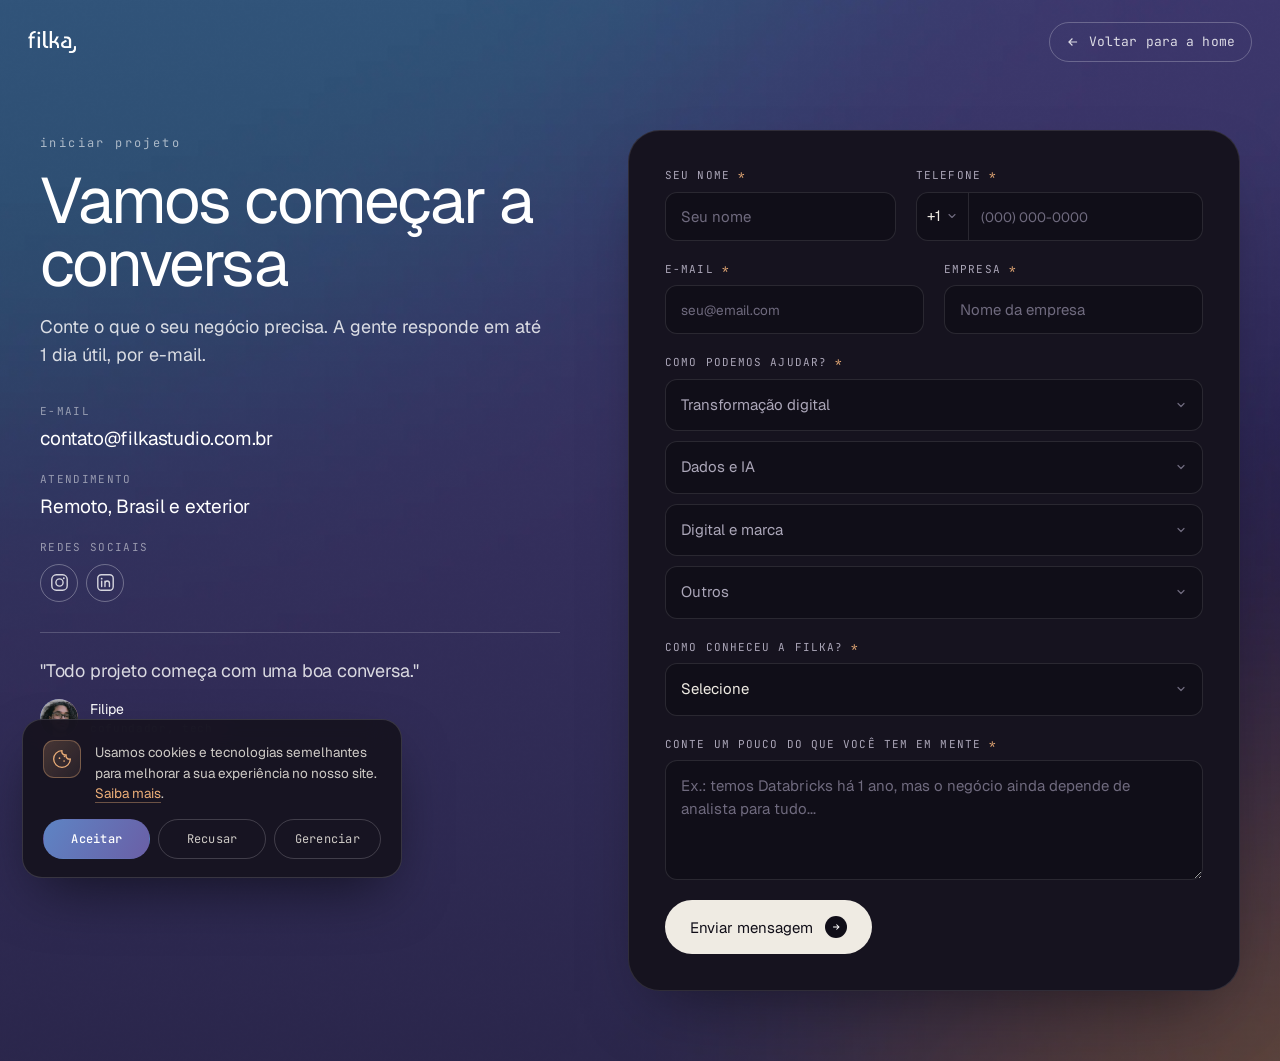
<file: contato.html>
<!doctype html>
<html lang="pt-BR">
<head>
<meta charset="utf-8" />
<meta name="viewport" content="width=device-width, initial-scale=1" />

<!-- Google tag (gtag.js) -->
<script async src="https://www.googletagmanager.com/gtag/js?id=G-RLH66K6Z4S"></script>
<script>
  window.dataLayer = window.dataLayer || [];
  function gtag(){dataLayer.push(arguments);}
  gtag('js', new Date());

  gtag('config', 'G-RLH66K6Z4S');
</script>

<title>Iniciar projeto · Filka</title>
<meta name="description" content="Conte o que o seu negócio precisa. A gente responde em até 1 dia útil, por e-mail." />
<meta name="robots" content="index, follow" />
<link rel="canonical" href="https://filkastudio.com.br/contato.html" />
<meta property="og:url" content="https://filkastudio.com.br/contato.html" />
<meta property="og:type" content="website" />
<meta property="og:title" content="Iniciar projeto · Filka" />
<meta property="og:description" content="Conte o que o seu negócio precisa. A gente responde em até 1 dia útil, por e-mail." />
<meta property="og:image" content="https://filkastudio.com.br/assets/img/brand-bg.webp" />
<meta property="og:locale" content="pt_BR" />
<meta name="twitter:card" content="summary_large_image" />
<meta name="twitter:title" content="Iniciar projeto · Filka" />
<meta name="twitter:description" content="Conte o que o seu negócio precisa. A gente responde em até 1 dia útil, por e-mail." />
<meta name="twitter:image" content="https://filkastudio.com.br/assets/img/brand-bg.webp" />
<link rel="icon" href="favicon.ico" sizes="48x48" />
<link rel="icon" type="image/png" href="favicon-32x32.png" sizes="32x32" />
<link rel="icon" type="image/png" href="favicon-16x16.png" sizes="16x16" />
<link rel="icon" type="image/png" href="apple-touch-icon.png" sizes="180x180" />
<link rel="apple-touch-icon" href="apple-touch-icon.png" />
<link rel="preconnect" href="https://fonts.googleapis.com" />
<link rel="preconnect" href="https://fonts.gstatic.com" crossorigin />
<link href="https://fonts.googleapis.com/css2?family=Geist:wght@300;400;500;600;700&family=Baumans&family=Cabin:wght@400;500;600&family=JetBrains+Mono:wght@400;500&family=Space+Grotesk:wght@400;500;600&display=swap" rel="stylesheet" />
<link rel="stylesheet" href="css/styles.css" />
<style>
  /* ===== Form page ===== */
  .fp-nav {
    position: absolute; top: 0; left: 0; right: 0; z-index: 20;
    display: flex; align-items: center; justify-content: space-between;
    padding: 22px max(28px, calc((100% - 1240px) / 2));
  }
  .fp-nav__brand img { height: 22px; width: auto; display: block; }
  .fp-back {
    display: inline-flex; align-items: center; gap: 9px;
    font-family: var(--font-mono); font-size: 13px; letter-spacing: .01em;
    color: rgba(255,255,255,.82);
    border: 1px solid rgba(255,255,255,.24);
    padding: 9px 16px; border-radius: 999px;
    transition: background .25s, border-color .25s;
  }
  .fp-back:hover { background: rgba(255,255,255,.08); border-color: rgba(255,255,255,.5); }

  /* Hero */
  .fp-hero {
    position: relative; overflow: hidden;
    min-height: 100vh;
    display: flex; flex-direction: column; justify-content: center;
    padding: 130px 0 70px;
    color: #fff;
  }
  .fp-hero__bg { position: absolute; inset: 0; z-index: 0; }
  .fp-hero__bg::before {
    content:""; position: absolute; inset: -2px;
    background-image: url("assets/img/brand-bg.webp");
    background-size: cover; background-position: center;
  }
  .fp-hero__bg::after {
    content:""; position: absolute; inset: 0;
    background: linear-gradient(180deg, rgba(10,8,16,.30), rgba(10,8,16,.55));
  }
  .fp-hero__inner { position: relative; z-index: 1; width: 100%; }
  .fp-hero__grid {
    display: grid; grid-template-columns: 1fr 1.15fr; gap: 56px; align-items: start;
  }
  @media (max-width: 940px) { .fp-hero__grid { grid-template-columns: 1fr; gap: 40px; } }
  .fp-hero__intro { max-width: 520px; }
  .fp-hero h1 {
    font-family: var(--font-head); font-weight: 400;
    font-size: clamp(40px, 5vw, 72px); line-height: .98; letter-spacing: -0.03em;
    margin: 16px 0 18px; max-width: 14ch;
  }
  .fp-hero h1 .comma { color: var(--filka-peach); }
  .fp-hero p { font-size: clamp(16px, 1.5vw, 18px); color: rgba(255,255,255,.82); max-width: 42ch; margin: 0; line-height: 1.55; }

  /* Intro contact + quote (on dark hero) */
  .fp-contact { display: flex; flex-direction: column; gap: 18px; margin-top: 34px; }
  .fp-contact__item { display: flex; flex-direction: column; gap: 5px; }
  .fp-contact__lab { font-family: var(--font-mono); font-size: 11px; letter-spacing: .12em; text-transform: uppercase; color: rgba(255,255,255,.5); }
  .fp-contact__val { font-family: var(--font-head); font-size: 19px; letter-spacing: -0.01em; color: #fff; transition: color .2s; }
  a.fp-contact__val:hover { color: var(--filka-peach); }
  .fp-quote {
    margin-top: 30px; padding-top: 24px; border-top: 1px solid rgba(255,255,255,.18);
    display: flex; flex-direction: column; gap: 14px;
  }
  .fp-quote__text { font-family: var(--font-head); font-style: normal; font-size: 17px; letter-spacing: -0.01em; color: rgba(255,255,255,.92); line-height: 1.4; }
  .fp-quote__by { display: flex; align-items: center; gap: 12px; }
  .fp-quote__avatar img { width: 100%; height: 100%; object-fit: cover; border-radius: 50%; display: block; }
  .fp-social { margin-top: 18px; display: flex; flex-direction: column; gap: 8px; }
  .fp-social .contact-social a svg { display: block; }
  .fp-quote__avatar {
    width: 38px; height: 38px; border-radius: 50%; overflow: hidden; flex: none;
    background: var(--grad-css);
    display: grid; place-items: center; color: #fff; font-family: var(--font-head); font-size: 15px; flex: none;
  }
  .fp-quote__name { font-size: 14px; color: #fff; }
  .fp-quote__role { font-family: var(--font-mono); font-size: 11px; color: rgba(255,255,255,.5); letter-spacing: .06em; }

  /* Form card */
  .fp-form {
    background: var(--paper-soft);
    border: 1px solid var(--hairline);
    border-radius: var(--r-xl);
    padding: 36px;
    box-shadow: 0 30px 70px -30px rgba(0,0,0,.5);
  }
  @media (max-width: 540px) { .fp-form { padding: 24px; } }
  .fp-row { display: grid; grid-template-columns: 1fr 1fr; gap: 20px; }
  @media (max-width: 540px) { .fp-row { grid-template-columns: 1fr; } }
  .fp-field { display: flex; flex-direction: column; gap: 8px; margin-bottom: 20px; }
  .fp-field > label {
    font-family: var(--font-mono); font-size: 11px; letter-spacing: .1em; text-transform: uppercase;
    color: var(--ink-soft);
  }
  .fp-field > label .req { color: var(--filka-peach); }
  .fp-field .fp-hint { font-family: var(--font-mono); font-size: 11px; line-height: 1.4; letter-spacing: .06em; color: var(--ink-mute); margin: -2px 0 2px; }
  .fp-picks .fp-pick > span { font-family: var(--font-body); text-transform: none; letter-spacing: normal; }
  .fp-field input,
  .fp-field select,
  .fp-field textarea {
    width: 100%;
    background: var(--paper);
    border: 1px solid var(--hairline);
    border-radius: 12px;
    padding: 14px 15px;
    font-family: var(--font-body); font-size: 15px; color: var(--ink);
    outline: none;
    transition: border-color .2s, box-shadow .2s;
    -webkit-appearance: none; appearance: none;
  }
  .fp-field textarea { min-height: 120px; resize: vertical; line-height: 1.5; }
  .fp-tel { display: flex; align-items: stretch; width: 100%; background: var(--paper); border: 1px solid var(--hairline); border-radius: 12px; transition: border-color .2s, box-shadow .2s; }
  .fp-tel:focus-within { border-color: var(--filka-peach); box-shadow: 0 0 0 3px rgba(236,174,120,.18); }
  .fp-tel__cc { position: relative; flex: none; display: flex; align-items: center; gap: 4px; padding: 0 10px; border-right: 1px solid var(--hairline); }
  .fp-tel__dial { font-family: var(--font-body); font-size: 15px; color: var(--ink); }
  .fp-tel__chev { color: var(--ink-mute); flex: none; }
  .fp-tel__btn { display: flex; align-items: center; gap: 5px; background: none; border: 0; padding: 0; cursor: pointer; font: inherit; }
  .fp-tel__pop { position: absolute; top: calc(100% + 8px); left: -1px; z-index: 30; width: 268px; max-width: 78vw; background: var(--paper-deep); border: 1px solid var(--hairline); border-radius: 12px; box-shadow: 0 18px 44px rgba(0,0,0,.45); padding: 8px; }
  .fp-tel__search { width: 100%; background: var(--paper) !important; border: 1px solid var(--hairline); border-radius: 9px; padding: 9px 11px !important; font-family: var(--font-body); font-size: 14px; color: var(--ink); outline: none; }
  .fp-tel__search:focus { border-color: var(--filka-peach); box-shadow: none !important; }
  .fp-tel__list { list-style: none; margin: 6px 0 0; padding: 0; max-height: 232px; overflow-y: auto; }
  .fp-tel__list li { display: flex; align-items: baseline; justify-content: space-between; gap: 12px; padding: 9px 11px; border-radius: 8px; font-size: 14px; color: var(--ink-soft); cursor: pointer; }
  .fp-tel__list li:hover, .fp-tel__list li.is-active { background: rgba(255,255,255,.06); color: var(--ink); }
  .fp-tel__list li[aria-selected="true"] { color: var(--filka-peach); }
  .fp-tel__list li span:last-child { font-family: var(--font-mono); font-size: 12px; color: var(--ink-mute); }
  .fp-tel__empty { margin: 10px 4px 6px; font-size: 13px; color: var(--ink-mute); }
  .fp-tel input { width: auto; flex: 1 1 0; min-width: 0; background: none; border: 0; border-radius: 0; padding: 14px 12px; }
  .fp-tel input:focus { box-shadow: none; }
  .fp-tel input::placeholder, #email::placeholder { font-size: 13.5px; }
  @media (max-width: 1180px) and (min-width: 941px) {
    .fp-hero__grid .fp-row { grid-template-columns: 1fr; }
  }
  .fp-field input::placeholder, .fp-field textarea::placeholder { color: var(--ink-mute); }
  .fp-field input:focus, .fp-field select:focus, .fp-field textarea:focus {
    border-color: var(--filka-peach);
    box-shadow: 0 0 0 3px rgba(236,174,120,.18);
  }
  .fp-field select {
    background-image: url("data:image/svg+xml;utf8,<svg xmlns='http://www.w3.org/2000/svg' width='16' height='16' viewBox='0 0 24 24' fill='none' stroke='%23ABA6B8' stroke-width='2'><path d='M6 9l6 6 6-6'/></svg>");
    background-repeat: no-repeat; background-position: right 14px center;
    padding-right: 40px; cursor: pointer;
  }
  .fp-field select option { background: var(--paper-deep); color: var(--ink); }
  .fp-submit-row { display: flex; align-items: center; gap: 16px; flex-wrap: wrap; margin-top: 4px; }
  .fp-msg { font-family: var(--font-mono); font-size: 12.5px; letter-spacing: .03em; color: var(--grad-mint); }
  .fp-msg__link { color: var(--filka-peach); text-decoration: underline; text-underline-offset: 3px; }
  .fp-msg__link:hover { color: #fff; }
  #projSubmit:disabled { opacity: .6; cursor: progress; }

  /* Success state */
  .fp-success { text-align: left; padding: 6px 2px; }
  .fp-success.is-in { animation: fpFade .5s var(--ease) both; }
  @keyframes fpFade { from { opacity: 0; transform: translateY(10px); } to { opacity: 1; transform: none; } }
  .fp-success__icon {
    width: 56px; height: 56px; border-radius: 50%;
    display: grid; place-items: center; margin-bottom: 22px;
    background: var(--grad-css); color: #fff;
  }
  .fp-success__title {
    font-family: var(--font-head); font-weight: 400; font-size: clamp(26px, 3vw, 34px);
    letter-spacing: -0.02em; line-height: 1.05; margin: 0 0 14px; color: var(--ink-true, var(--ink));
  }
  .fp-success__text { font-family: var(--font-body); font-size: 16px; line-height: 1.6; color: var(--ink); margin: 0 0 18px; max-width: 42ch; }
  .fp-success__text strong { font-weight: 600; }
  .fp-success__hint { font-family: var(--font-body); font-size: 14px; line-height: 1.55; color: var(--ink-soft); margin: 0 0 26px; }
  .fp-success__actions { display: flex; align-items: center; gap: 18px; flex-wrap: wrap; margin-top: 30px; }
  .fp-success__again {
    background: none; border: none; cursor: pointer;
    font-family: var(--font-mono); font-size: 12.5px; letter-spacing: .03em;
    color: var(--ink-soft); text-decoration: underline; text-underline-offset: 3px;
    transition: color .2s;
  }
  .fp-success__again:hover { color: var(--filka-peach); }
</style>
</head>
<body>

<!-- Hero with side form -->
<header class="fp-hero">
  <div class="fp-hero__bg" aria-hidden="true"></div>
  <nav class="fp-nav">
    <a class="fp-nav__brand" href="index.html" aria-label="Filka, início"><img src="assets/img/filka-wordmark-white.png" alt="filka," /></a>
    <a class="fp-back" href="index.html">
      <svg width="14" height="14" viewBox="0 0 24 24" fill="none" stroke="currentColor" stroke-width="2"><path d="M19 12H5M11 18l-6-6 6-6"/></svg>
      Voltar para a home
    </a>
  </nav>

  <div class="container fp-hero__inner">
    <div class="fp-hero__grid">
      <!-- Left: intro -->
      <div class="fp-hero__intro">
        <div class="eyebrow eyebrow--light" style="color: rgba(255,255,255,.6);">iniciar projeto</div>
        <h1>Vamos começar a conversa</h1>
        <p>Conte o que o seu negócio precisa. A gente responde em até 1 dia útil, por e-mail.</p>

        <div class="fp-contact">
          <div class="fp-contact__item">
            <span class="fp-contact__lab">E-mail</span>
            <a class="fp-contact__val" href="mailto:contato@filkastudio.com.br">contato@filkastudio.com.br</a>
          </div>
          <div class="fp-contact__item">
            <span class="fp-contact__lab">Atendimento</span>
            <span class="fp-contact__val">Remoto, Brasil e exterior</span>
          </div>
        </div>

        <div class="fp-social">
          <span class="fp-contact__lab">REDES SOCIAIS</span>
          <div class="contact-social">
            <a href="https://www.instagram.com/filka.studio/" target="_blank" rel="noopener" aria-label="Instagram"><svg width="21" height="21" viewBox="0 0 24 24" fill="none" stroke="currentColor" stroke-width="1.6" stroke-linecap="round" stroke-linejoin="round" aria-hidden="true"><rect x="3.2" y="3.2" width="17.6" height="17.6" rx="5.2"/><circle cx="12" cy="12" r="4.1"/><circle cx="16.9" cy="7.1" r="1.05" fill="currentColor" stroke="none"/></svg></a>
            <a href="https://www.linkedin.com/company/filka/" target="_blank" rel="noopener" aria-label="LinkedIn"><svg width="21" height="21" viewBox="0 0 24 24" fill="none" stroke="currentColor" stroke-width="1.6" stroke-linecap="round" stroke-linejoin="round" aria-hidden="true"><rect x="3.2" y="3.2" width="17.6" height="17.6" rx="4"/><path d="M7.6 10.4v6.2"/><circle cx="7.6" cy="7.6" r="1.05" fill="currentColor" stroke="none"/><path d="M11.4 16.6v-6.2M11.4 12.9a2.55 2.55 0 0 1 5.1 0v3.7"/></svg></a>
          </div>
        </div>

        <div class="fp-quote">
          <p class="fp-quote__text">"Todo projeto começa com uma boa conversa."</p>
          <div class="fp-quote__by">
            <span class="fp-quote__avatar"><img src="assets/img/filipe.webp" alt="Filipe" /></span>
            <div>
              <div class="fp-quote__name">Filipe</div>
              <div class="fp-quote__role">cofundador, tech</div>
            </div>
          </div>
        </div>

      </div>

      <!-- Right: form -->
      <div class="fp-form">
        <form id="projForm" action="https://formsubmit.co/ajax/598d47c55ca92fb3e9b67093c21d1260" method="POST">
          <input type="hidden" name="_subject" value="Novo contato pelo site da Filka" />
          <input type="hidden" name="_template" value="table" />
          <input type="hidden" name="_captcha" value="false" />
          <input type="hidden" name="_replyto" value="" id="replytoField" />
          <div class="fp-row">
            <div class="fp-field">
              <label for="nome">Seu nome <span class="req">*</span></label>
              <input id="nome" name="nome" type="text" required placeholder="Seu nome" />
            </div>
            <div class="fp-field">
              <label for="telefone">Telefone <span class="req">*</span></label>
              <div class="fp-tel">
                <div class="fp-tel__cc">
                  <button type="button" class="fp-tel__btn" id="telBtn" aria-haspopup="listbox" aria-expanded="false" aria-label="Código do país">
                    <span class="fp-tel__dial" id="telDial">+55</span>
                    <svg class="fp-tel__chev" width="12" height="12" viewBox="0 0 24 24" fill="none" stroke="currentColor" stroke-width="2.2" stroke-linecap="round" stroke-linejoin="round" aria-hidden="true"><path d="M6 9l6 6 6-6"/></svg>
                  </button>
                  <div class="fp-tel__pop" id="telPop" hidden>
                    <input type="text" id="telSearch" class="fp-tel__search" placeholder="Buscar país ou código" autocomplete="off" />
                    <ul class="fp-tel__list" id="telList" role="listbox" tabindex="-1"></ul>
                    <p class="fp-tel__empty" id="telEmpty" hidden>Nenhum país encontrado</p>
                  </div>
                </div>
                <input id="telefone" name="telefone" type="tel" required inputmode="tel" autocomplete="tel" maxlength="20" placeholder="(11) 90000-0000" />
              </div>
            </div>
          </div>
          <div class="fp-row">
            <div class="fp-field">
              <label for="email">E-mail <span class="req">*</span></label>
              <input id="email" name="email" type="email" required inputmode="email" autocomplete="email" spellcheck="false" maxlength="80" pattern="[a-z0-9._%+\-]+@[a-z0-9.\-]+\.[a-z]{2,}" placeholder="seu@email.com" />
            </div>
            <div class="fp-field">
              <label for="empresa">Empresa <span class="req">*</span></label>
              <input id="empresa" name="empresa" type="text" required placeholder="Nome da empresa" />
            </div>
          </div>
          <div class="fp-field">
            <label for="ajuda">Como podemos ajudar? <span class="req">*</span></label>
            <div class="fp-picks" id="fpPicks">
              <div class="fp-cat">
                <label class="fp-pick fp-pick--cat"><input type="checkbox" data-cat="Transformação digital" /><span>Transformação digital<svg class="fp-pick__chev" width="12" height="12" viewBox="0 0 24 24" fill="none" stroke="currentColor" stroke-width="2.4" stroke-linecap="round" stroke-linejoin="round"><path d="M6 9l6 6 6-6"/></svg></span></label>
                <div class="fp-subs"><div class="fp-subs__inner"><label class="fp-pick fp-pick--sub"><input type="checkbox" name="servicos" value="Transformação digital — Integração de sistemas" /><span>Integração de sistemas</span></label><label class="fp-pick fp-pick--sub"><input type="checkbox" name="servicos" value="Transformação digital — Salesforce sob medida" /><span>Salesforce sob medida</span></label><label class="fp-pick fp-pick--sub"><input type="checkbox" name="servicos" value="Transformação digital — Desenvolvimento de software" /><span>Desenvolvimento de software</span></label><label class="fp-pick fp-pick--sub"><input type="checkbox" name="servicos" value="Transformação digital — Manutenção de legado" /><span>Manutenção de legado</span></label></div></div>
              </div>
              <div class="fp-cat">
                <label class="fp-pick fp-pick--cat"><input type="checkbox" data-cat="Dados e IA" /><span>Dados e IA<svg class="fp-pick__chev" width="12" height="12" viewBox="0 0 24 24" fill="none" stroke="currentColor" stroke-width="2.4" stroke-linecap="round" stroke-linejoin="round"><path d="M6 9l6 6 6-6"/></svg></span></label>
                <div class="fp-subs"><div class="fp-subs__inner"><label class="fp-pick fp-pick--sub"><input type="checkbox" name="servicos" value="Dados e IA — Diagnóstico de dados" /><span>Diagnóstico de dados</span></label><label class="fp-pick fp-pick--sub"><input type="checkbox" name="servicos" value="Dados e IA — IA e BI" /><span>IA e BI</span></label><label class="fp-pick fp-pick--sub"><input type="checkbox" name="servicos" value="Dados e IA — Automação" /><span>Automação</span></label></div></div>
              </div>
              <div class="fp-cat">
                <label class="fp-pick fp-pick--cat"><input type="checkbox" data-cat="Digital e marca" /><span>Digital e marca<svg class="fp-pick__chev" width="12" height="12" viewBox="0 0 24 24" fill="none" stroke="currentColor" stroke-width="2.4" stroke-linecap="round" stroke-linejoin="round"><path d="M6 9l6 6 6-6"/></svg></span></label>
                <div class="fp-subs"><div class="fp-subs__inner"><label class="fp-pick fp-pick--sub"><input type="checkbox" name="servicos" value="Digital e marca — One page" /><span>One page</span></label><label class="fp-pick fp-pick--sub"><input type="checkbox" name="servicos" value="Digital e marca — Site institucional com blog" /><span>Site institucional com blog</span></label><label class="fp-pick fp-pick--sub"><input type="checkbox" name="servicos" value="Digital e marca — Identidade visual" /><span>Identidade visual</span></label><label class="fp-pick fp-pick--sub"><input type="checkbox" name="servicos" value="Digital e marca — Criação de logo" /><span>Criação de logo</span></label><label class="fp-pick fp-pick--sub"><input type="checkbox" name="servicos" value="Digital e marca — Cartão de visita" /><span>Cartão de visita</span></label><label class="fp-pick fp-pick--sub"><input type="checkbox" name="servicos" value="Digital e marca — Social media" /><span>Social media</span></label></div></div>
              </div>
              <div class="fp-cat">
                <label class="fp-pick fp-pick--cat"><input type="checkbox" data-cat="Outros" /><span>Outros<svg class="fp-pick__chev" width="12" height="12" viewBox="0 0 24 24" fill="none" stroke="currentColor" stroke-width="2.4" stroke-linecap="round" stroke-linejoin="round" aria-hidden="true"><path d="M6 9l6 6 6-6"/></svg></span></label>
                <div class="fp-subs"><div class="fp-subs__inner"><label class="fp-pick fp-pick--sub"><input type="checkbox" name="servicos" value="Outros — Retainer (capacidade contínua)" /><span>Retainer (capacidade contínua)</span></label><label class="fp-pick fp-pick--sub"><input type="checkbox" name="servicos" value="Outros — Ainda não sei, quero conversar" /><span>Ainda não sei, quero conversar</span></label></div></div>
              </div>
            </div>
            <input type="hidden" id="ajuda" name="ajuda" value="" />
          </div>
          <div class="fp-field">
            <label>Como conheceu a Filka? <span class="req">*</span></label>
            <div class="fp-picks" id="fpOrigem">
              <div class="fp-cat">
                <label class="fp-pick fp-pick--cat"><input type="checkbox" data-cat="origem" /><span><span id="origemVal">Selecione</span><svg class="fp-pick__chev" width="12" height="12" viewBox="0 0 24 24" fill="none" stroke="currentColor" stroke-width="2.4" stroke-linecap="round" stroke-linejoin="round" aria-hidden="true"><path d="M6 9l6 6 6-6"/></svg></span></label>
                <div class="fp-subs"><div class="fp-subs__inner"><label class="fp-pick fp-pick--sub fp-pick--one"><input type="radio" name="origem" data-req="1" value="Indicação" /><span>Indicação</span></label><label class="fp-pick fp-pick--sub fp-pick--one"><input type="radio" name="origem" data-req="1" value="LinkedIn" /><span>LinkedIn</span></label><label class="fp-pick fp-pick--sub fp-pick--one"><input type="radio" name="origem" data-req="1" value="Instagram" /><span>Instagram</span></label><label class="fp-pick fp-pick--sub fp-pick--one"><input type="radio" name="origem" data-req="1" value="Google" /><span>Google</span></label><label class="fp-pick fp-pick--sub fp-pick--one"><input type="radio" name="origem" data-req="1" value="Outro" /><span>Outro</span></label></div></div>
              </div>
            </div>
          </div>
          <div class="fp-field">
            <label for="mente">Conte um pouco do que você tem em mente <span class="req">*</span></label>
            <textarea id="mente" name="mente" required placeholder="Ex.: temos Databricks há 1 ano, mas o negócio ainda depende de analista para tudo..."></textarea>
          </div>
          <div class="fp-submit-row">
            <button type="submit" class="btn btn--dark" id="projSubmit">
              <span class="fp-btn-label">Enviar mensagem</span>
              <span class="arrow"><svg width="10" height="10" viewBox="0 0 24 24" fill="none" stroke="currentColor" stroke-width="2.5"><path d="M5 12h14M13 6l6 6-6 6"/></svg></span>
            </button>
            <span id="projMsg" class="fp-msg"></span>
          </div>
        </form>

        <script>
        (function(){
          var wrap=document.getElementById('fpOrigem');if(!wrap)return;
          var cat=wrap.querySelector('.fp-cat'),box=wrap.querySelector('[data-cat]'),val=document.getElementById('origemVal');
          function open(o){ box.checked=o; cat.classList.toggle('is-open',o) }
          wrap.addEventListener('change',function(e){
            if(e.target===box){ open(box.checked); return }
            if(e.target.name==='origem'){ val.textContent=e.target.nextElementSibling.textContent; open(false); wrap.classList.remove('is-error') }
          });
          var f=document.getElementById('projForm');
          if(f)f.addEventListener('submit',function(e){
            if(!wrap.querySelector('input[name="origem"]:checked')){
              e.preventDefault();e.stopImmediatePropagation();
              wrap.classList.add('is-error');open(true);
            }
          },true);
        })();
        (function(){
          var el=document.getElementById('telefone'),dial=document.getElementById('telDial'),
              btn=document.getElementById('telBtn'),pop=document.getElementById('telPop'),
              search=document.getElementById('telSearch'),list=document.getElementById('telList'),
              empty=document.getElementById('telEmpty');
          if(!el||!btn)return;
          var C=[
            ['BR','55','Brasil','(dd) ddddd-dddd'],['PT','351','Portugal','ddd ddd ddd'],
            ['US','1','Estados Unidos','(ddd) ddd-dddd'],['CA','1','Canadá','(ddd) ddd-dddd'],
            ['AR','54','Argentina','dd dddd-dddd'],['CL','56','Chile','d dddd dddd'],
            ['CO','57','Colômbia','ddd ddd dddd'],['MX','52','México','dd dddd dddd'],
            ['PE','51','Peru','ddd ddd ddd'],['UY','598','Uruguai','dd ddd ddd'],
            ['PY','595','Paraguai','ddd dddddd'],['BO','591','Bolívia','d ddd dddd'],
            ['EC','593','Equador','dd ddd dddd'],['ES','34','Espanha','ddd dd dd dd'],
            ['GB','44','Reino Unido','dddd dddddd'],['IE','353','Irlanda','dd ddd dddd'],
            ['FR','33','França','d dd dd dd dd'],['DE','49','Alemanha','ddd ddddddd'],
            ['IT','39','Itália','ddd ddd dddd'],['NL','31','Holanda','d dddddddd'],
            ['CH','41','Suíça','dd ddd dd dd'],['SE','46','Suécia','dd ddd dd dd'],
            ['PL','48','Polônia','ddd ddd ddd'],['AE','971','Emirados Árabes','dd ddd dddd'],
            ['IL','972','Israel','dd ddd dddd'],['ZA','27','África do Sul','dd ddd dddd'],
            ['AU','61','Austrália','d dddd dddd'],['NZ','64','Nova Zelândia','dd ddd dddd'],
            ['IN','91','Índia','ddddd dddddd'],['JP','81','Japão','dd dddd dddd'],
            ['CN','86','China','ddd dddd dddd'],['KR','82','Coreia do Sul','dd dddd dddd'],
            ['AO','244','Angola','ddd ddd ddd'],['MZ','258','Moçambique','dd ddd dddd']
          ];
          var LANG=(localStorage.getItem('filka-lang')||'pt');
          var L={pt:{search:'Buscar país ou código',none:'Nenhum país encontrado',err:'Informe o telefone completo, ex.: '},
                 en:{search:'Search country or code',none:'No country found',err:'Enter the full phone number, e.g. '},
                 es:{search:'Buscar país o código',none:'Ningún país encontrado',err:'Ingrese el teléfono completo, ej.: '}};
          function tag(){return LANG==='pt'?'pt-BR':LANG}
          function cname(i){
            try{ return new Intl.DisplayNames([tag()],{type:'region'}).of(C[i][0])||C[i][2] }catch(e){ return C[i][2] }
          }
          var order=[];
          function reorder(){ order=C.map(function(c,i){return i}).sort(function(a,b){return cname(a).localeCompare(cname(b),tag())}) }
          function l10n(){
            var t=L[LANG]||L.pt;
            search.placeholder=t.search; empty.textContent=t.none;
            reorder();
          }
          document.addEventListener('filka:langchange',function(e){ LANG=(e.detail&&e.detail.lang)||'pt'; l10n(); if(!pop.hidden)render(search.value) });
          function norm(s){return s.toLowerCase().normalize('NFD').replace(/[\u0300-\u036f]/g,'')}
          function render(q){
            q=norm(q||'').trim();
            list.innerHTML='';
            var n=0;
            order.forEach(function(i){
              var c=C[i],dq=q.replace(/\D/g,'');
              var nm=cname(i);
              if(q && norm(nm).indexOf(q)<0 && norm(c[2]).indexOf(q)<0 && ('+'+c[1]).indexOf(q)<0 && !(dq && c[1].indexOf(dq)===0)) return;
              n++;
              var li=document.createElement('li');
              li.setAttribute('role','option'); li.dataset.i=String(i);
              if(i===cur) li.setAttribute('aria-selected','true');
              li.innerHTML='<span>'+nm+'</span><span>+'+c[1]+'</span>';
              li.addEventListener('click',function(){ cur=i; paint(); el.value=fmt(el.value); closePop(); el.focus() });
              list.appendChild(li);
            });
            empty.hidden = n>0;
          }
          function openPop(){
            pop.hidden=false; btn.setAttribute('aria-expanded','true');
            search.value=''; render(''); search.focus();
          }
          function closePop(){ pop.hidden=true; btn.setAttribute('aria-expanded','false') }
          btn.addEventListener('click',function(){ pop.hidden?openPop():closePop() });
          search.addEventListener('input',function(){ render(search.value) });
          search.addEventListener('keydown',function(e){
            if(e.key==='Escape'){ closePop(); btn.focus() }
            if(e.key==='Enter'){ e.preventDefault(); var f=list.querySelector('li'); if(f)f.click() }
          });
          document.addEventListener('click',function(e){ if(!pop.hidden && !pop.contains(e.target) && e.target!==btn && !btn.contains(e.target)) closePop() });
          function guess(){
            var r='';
            try{ r=(Intl.DateTimeFormat().resolvedOptions().locale||'').split('-')[2]||'' }catch(e){}
            if(!r){ var l=navigator.language||''; r=(l.split('-')[1]||'') }
            r=(r||'').toUpperCase();
            var TZ={'America/Sao_Paulo':'BR','America/Fortaleza':'BR','America/Recife':'BR','America/Bahia':'BR','America/Manaus':'BR','Europe/Lisbon':'PT','America/New_York':'US','America/Chicago':'US','America/Los_Angeles':'US','America/Toronto':'CA','America/Mexico_City':'MX','America/Argentina/Buenos_Aires':'AR','America/Santiago':'CL','America/Bogota':'CO','America/Lima':'PE','America/Montevideo':'UY','Europe/Madrid':'ES','Europe/London':'GB','Europe/Paris':'FR','Europe/Berlin':'DE','Europe/Rome':'IT'};
            if(!r){ try{ r=TZ[Intl.DateTimeFormat().resolvedOptions().timeZone]||'' }catch(e){} }
            for(var i=0;i<C.length;i++) if(C[i][0]===r) return i;
            return 0;
          }
          var cur=guess();
          function paint(){
            var c=C[cur];
            dial.textContent='+'+c[1];
            el.placeholder=c[3].replace(/d/g,'0');
          }
          function mask(){
            var c=C[cur],m=c[3];
            if(c[0]==='BR'&&el.value.replace(/\D/g,'').length<=10)m='(dd) dddd-dddd';
            return m;
          }
          function fmt(v){
            var d=v.replace(/\D/g,''),m=mask(),out='',i=0;
            if(!d)return '';
            for(var k=0;k<m.length&&i<d.length;k++) out+= m[k]==='d'?d[i++]:m[k];
            if(i<d.length) out+=d.slice(i);
            return out;
          }
          el.addEventListener('input',function(){
            var atEnd=el.selectionStart===el.value.length;
            el.value=fmt(el.value);
            if(atEnd)try{el.setSelectionRange(el.value.length,el.value.length)}catch(e){}
            el.setCustomValidity('');
          });
          el.addEventListener('blur',function(){ if(el.value)el.value=fmt(el.value).trim() });
          function check(){
            var d=el.value.replace(/\D/g,'');
            if(d.length<8){el.setCustomValidity((L[LANG]||L.pt).err+C[cur][3].replace(/d/g,'0'));return false}
            el.setCustomValidity('');return true;
          }
          var f=document.getElementById('projForm');
          if(f)f.addEventListener('submit',function(e){
            if(!check()){e.preventDefault();e.stopImmediatePropagation();el.reportValidity();el.focus();return}
            if(el.value.charAt(0)!=='+') el.value='+'+C[cur][1]+' '+fmt(el.value).trim();
          },true);
          l10n(); paint();
        })();
        (function(){
          var el=document.getElementById('email');if(!el)return;
          var RE=/^[a-z0-9._%+-]+@[a-z0-9-]+(\.[a-z0-9-]+)+$/;
          function clean(v){
            return v.toLowerCase()
              .normalize('NFD').replace(/[\u0300-\u036f]/g,'')
              .replace(/\s+/g,'')
              .replace(/[^a-z0-9@._%+-]/g,'')
              .replace(/@{2,}/g,'@')
              .replace(/\.{2,}/g,'.');
          }
          el.addEventListener('input',function(){
            var p=el.selectionStart,before=el.value,after=clean(before);
            if(before!==after){el.value=after;try{el.setSelectionRange(p-(before.length-after.length),p-(before.length-after.length))}catch(e){}}
            el.setCustomValidity('');
          });
          el.addEventListener('paste',function(){setTimeout(function(){el.value=clean(el.value)},0)});
          function check(){
            var v=el.value.trim();
            if(!v){el.setCustomValidity('Informe seu e-mail.');return false}
            if((v.match(/@/g)||[]).length!==1||!RE.test(v)){el.setCustomValidity('Digite um e-mail válido, ex.: seu@email.com');return false}
            el.setCustomValidity('');return true;
          }
          el.addEventListener('blur',function(){if(el.value)check()});
          var f=document.getElementById('projForm');
          if(f)f.addEventListener('submit',function(e){el.value=clean(el.value);if(!check()){e.preventDefault();e.stopImmediatePropagation();el.reportValidity();el.focus()}},true);
        })();
        (function(){
          var form=document.getElementById('projForm'),picks=document.getElementById('fpPicks'),out=document.getElementById('ajuda');
          if(!form||!picks||!out)return;
          function sync(){
            var parts=[];
            Array.prototype.forEach.call(picks.children,function(el){
              if(el.classList.contains('fp-cat')){
                var c=el.querySelector('[data-cat]'); if(!c.checked)return;
                var subs=Array.prototype.map.call(el.querySelectorAll('.fp-pick--sub input:checked'),function(i){return i.nextElementSibling.textContent});
                parts.push(subs.length?c.getAttribute('data-cat')+' ('+subs.join(', ')+')':c.getAttribute('data-cat'));
              } else { var i=el.querySelector('input'); if(i&&i.checked)parts.push(i.value) }
            });
            out.value=parts.join('; ');
          }
          picks.addEventListener('change',function(e){
            var t=e.target;
            if(t.hasAttribute&&t.hasAttribute('data-cat')){
              var g=t.closest('.fp-cat');
              g.classList.toggle('is-open',t.checked);
              if(!t.checked)Array.prototype.forEach.call(g.querySelectorAll('.fp-pick--sub input'),function(i){i.checked=false});
            }
            sync();picks.classList.remove('is-error');
          });
          form.addEventListener('submit',function(e){sync();if(!out.value){e.preventDefault();e.stopImmediatePropagation();picks.classList.add('is-error');picks.querySelector('input').focus()}},true);
        })();
        </script>

      </div>
    </div>
  </div>
</header>

<script>
  // Reveal on scroll
  const io = new IntersectionObserver((entries) => {
    entries.forEach(e => { if (e.isIntersecting) { e.target.classList.add('in'); io.unobserve(e.target); } });
  }, { threshold: 0.08 });
  document.querySelectorAll('.reveal').forEach(el => io.observe(el));

  // Form submit → send to Formspree → redirect to the thank-you page (obrigado.html)
  (function () {
    const form = document.getElementById('projForm');
    const submitBtn = document.getElementById('projSubmit');
    const msg = document.getElementById('projMsg');
    if (!form) return;

    const label = submitBtn.querySelector('.fp-btn-label');
    const labelDefault = label.textContent;
    const sendingText = { pt: 'Enviando…', en: 'Sending…', es: 'Enviando…' };

    form.addEventListener('submit', async (e) => {
      e.preventDefault();
      if (!form.reportValidity()) return;

      const nome = (document.getElementById('nome').value || '').trim();

      // set reply-to from the email field
      const replyto = document.getElementById('replytoField');
      if (replyto) replyto.value = document.getElementById('email').value || '';

      const L = localStorage.getItem('filka-lang') || 'pt';
      const FB = {
        pt: { lead: 'Não conseguimos enviar automaticamente.', link: 'Enviar pelo seu e-mail' },
        en: { lead: 'We could not send it automatically.', link: 'Send from your email app' },
        es: { lead: 'No pudimos enviarlo automáticamente.', link: 'Enviar desde tu correo' }
      }[localStorage.getItem('filka-lang') || 'pt'] || { lead: 'Não conseguimos enviar automaticamente.', link: 'Enviar pelo seu e-mail' };
      const fallback = (reason) => {
        const g = (id) => (document.getElementById(id) || {}).value || '';
        const body = [
          'Nome: ' + g('nome'),
          'Telefone: ' + g('telefone'),
          'E-mail: ' + g('email'),
          'Empresa: ' + g('empresa'),
          'Serviços: ' + g('ajuda'),
          'Como conheceu: ' + ((form.querySelector('input[name="origem"]:checked') || {}).value || ''),
          '',
          g('mente')
        ].join('\n');
        const href = 'mailto:contato@filkastudio.com.br'
          + '?subject=' + encodeURIComponent('Novo projeto — ' + (g('empresa') || g('nome')))
          + '&body=' + encodeURIComponent(body);
        msg.style.color = '#E08A6E';
        msg.textContent = (reason || FB.lead) + ' ';
        const a = document.createElement('a');
        a.href = href; a.textContent = FB.link; a.className = 'fp-msg__link';
        msg.appendChild(a);
      };

      msg.style.color = '';
      msg.textContent = '';
      label.textContent = sendingText[localStorage.getItem('filka-lang') || 'pt'] || 'Enviando…';
      submitBtn.disabled = true;
      try {
        const res = await fetch(form.action, {
          method: 'POST',
          headers: { 'Accept': 'application/json' },
          body: new FormData(form)
        });
        const data = await res.json().catch(() => ({}));
        if (res.ok && (data.success === 'true' || data.success === true || res.status === 200)) {
          const dest = 'obrigado.html' + (nome ? '?nome=' + encodeURIComponent(nome) : '');
          location.href = dest;
          return;
        } else {
          fallback((data.errors && data.errors[0] && data.errors[0].message) || null);
        }
      } catch (err) {
        fallback(null);
      } finally {
        label.textContent = labelDefault;
        submitBtn.disabled = false;
      }
    });
  })();
</script>
<script src="js/cookies.js" defer></script>
<script src="js/i18n.js" defer></script>
</body>
</html>
</file>
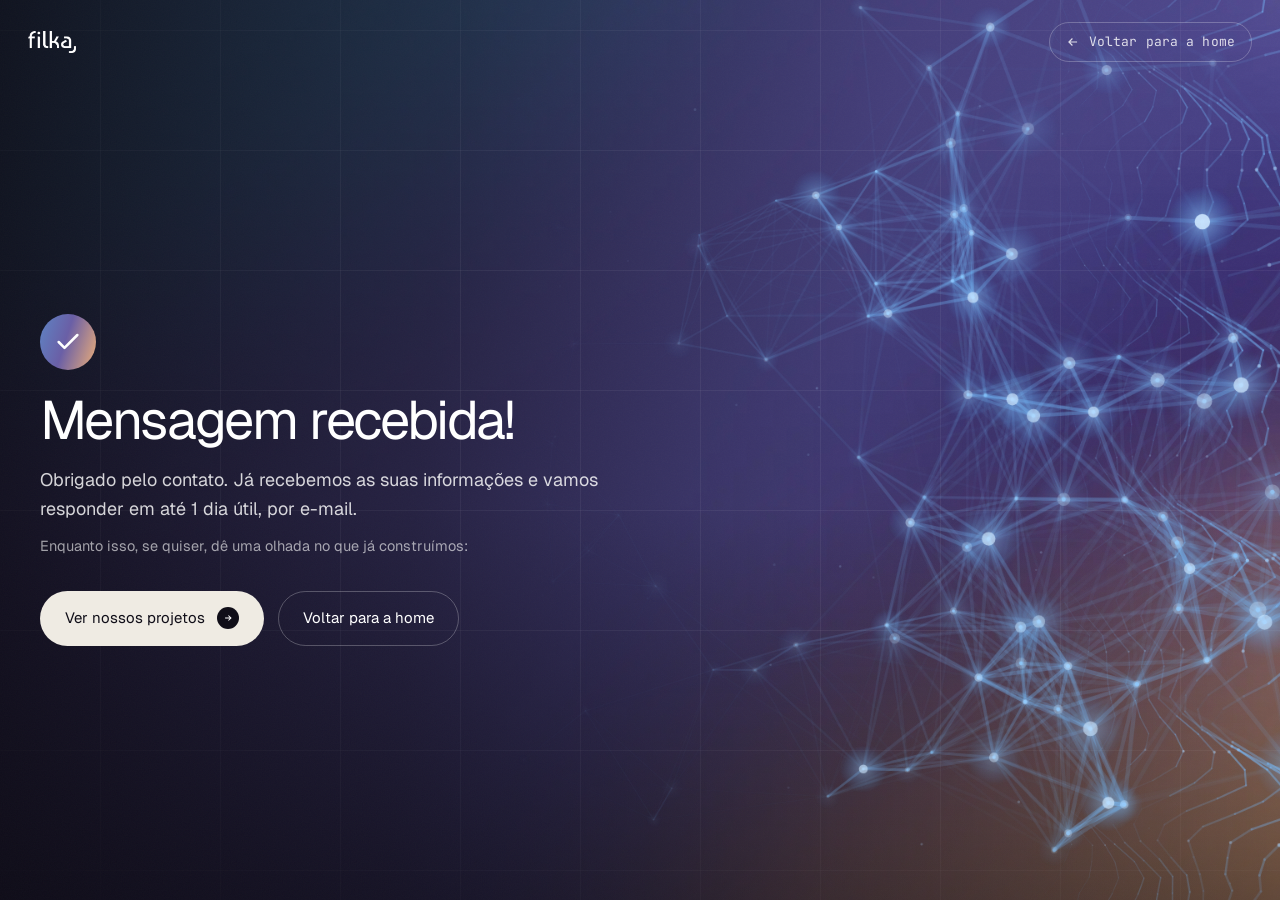
<file: obrigado.html>
<!doctype html>
<html lang="pt-BR">
<head>
<meta charset="utf-8" />
<meta name="viewport" content="width=device-width, initial-scale=1" />

<!-- Google tag (gtag.js) -->
<script async src="https://www.googletagmanager.com/gtag/js?id=G-RLH66K6Z4S"></script>
<script>
  window.dataLayer = window.dataLayer || [];
  function gtag(){dataLayer.push(arguments);}
  gtag('js', new Date());

  gtag('config', 'G-RLH66K6Z4S');
</script>

<title>Mensagem recebida · Filka</title>
<meta name="description" content="Recebemos o seu contato. A Filka responde em até 1 dia útil, por e-mail." />
<meta name="robots" content="noindex, follow" />
<link rel="canonical" href="https://filkastudio.com.br/obrigado.html" />
<link rel="icon" href="favicon.ico" sizes="48x48" />
<link rel="icon" type="image/png" href="favicon-32x32.png" sizes="32x32" />
<link rel="icon" type="image/png" href="favicon-16x16.png" sizes="16x16" />
<link rel="icon" type="image/png" href="apple-touch-icon.png" sizes="180x180" />
<link rel="apple-touch-icon" href="apple-touch-icon.png" />

<link rel="preconnect" href="https://fonts.googleapis.com" />
<link rel="preconnect" href="https://fonts.gstatic.com" crossorigin />
<link href="https://fonts.googleapis.com/css2?family=Geist:wght@300;400;500;600&family=JetBrains+Mono:wght@400;500&family=Cabin:wght@400;500;600&family=Baumans&display=swap" rel="stylesheet" />
<link rel="stylesheet" href="css/styles.css" />
<style>
  /* ===== Thank-you page (mirrors 404.html hero) ===== */
  .ob {
    position: relative; min-height: 100vh; overflow: hidden;
    color: #fff; background: #0a0810;
    display: flex; align-items: center; padding: 150px 0 90px;
  }
  .ob__bg {
    position: absolute; inset: 0; z-index: 0;
    background-image: url("assets/img/brand-bg.webp");
    background-size: cover; background-position: center right;
    background-repeat: no-repeat; pointer-events: none;
  }
  .ob__bg::after {
    content: ""; position: absolute; inset: 0;
    background:
      linear-gradient(95deg, rgba(10,8,16,.9) 0%, rgba(10,8,16,.62) 34%, rgba(10,8,16,.2) 66%, rgba(10,8,16,0) 100%),
      linear-gradient(0deg, rgba(10,8,16,.6) 0%, rgba(10,8,16,0) 44%);
    pointer-events: none;
  }
  .ob__tech {
    position: absolute; inset: 0; z-index: 0; pointer-events: none;
    background-image:
      linear-gradient(to right, rgba(255,255,255,.10) 1px, transparent 1px),
      linear-gradient(to bottom, rgba(255,255,255,.10) 1px, transparent 1px);
    background-size: 120px 120px; background-position: center; opacity: .55;
    -webkit-mask-image: radial-gradient(120% 100% at 70% 40%, #000 30%, transparent 85%);
    mask-image: radial-gradient(120% 100% at 70% 40%, #000 30%, transparent 85%);
  }
  .ob__grain {
    position: absolute; inset: 0; z-index: 0; opacity: .5; pointer-events: none;
    background-image: url("data:image/svg+xml;utf8,<svg xmlns='http://www.w3.org/2000/svg' width='120' height='120'><filter id='n'><feTurbulence type='fractalNoise' baseFrequency='0.85' numOctaves='2'/></filter><rect width='100%25' height='100%25' filter='url(%23n)' opacity='0.05'/></svg>");
  }
  .ob__plexus {
    position: absolute; top: 0; bottom: 0; right: 0; z-index: 0;
    width: 62%; height: 100%; pointer-events: none;
    object-fit: cover; object-position: right center;
    -webkit-mask-image: linear-gradient(to right, transparent 0%, #000 42%);
    mask-image: linear-gradient(to right, transparent 0%, #000 42%);
  }

  .ob__inner { position: relative; z-index: 1; width: 100%; }
  .ob__copy { max-width: 640px; }

  .ob__icon {
    width: 56px; height: 56px; border-radius: 50%;
    display: grid; place-items: center; margin-bottom: 22px;
    background: var(--grad-css); color: #fff;
  }
  .ob__title {
    font-family: var(--font-head); font-weight: 400; letter-spacing: -0.03em;
    font-size: clamp(32px, 5.4vw, 54px); line-height: 1.04; margin: 0 0 18px;
  }
  .ob__lede {
    color: rgba(255,255,255,.82); font-size: clamp(16px, 1.6vw, 18px);
    line-height: 1.6; max-width: 52ch; margin: 0 0 10px;
  }
  .ob__hint {
    color: rgba(255,255,255,.6); font-size: 14.5px; line-height: 1.6; margin: 0 0 34px;
  }
  .ob__actions { display: flex; flex-wrap: wrap; gap: 14px; }

  .ob-nav {
    position: absolute; top: 0; left: 0; right: 0; z-index: 20;
    display: flex; align-items: center; justify-content: space-between;
    padding: 22px max(28px, calc((100% - 1240px) / 2));
  }
  .ob-nav__brand img { height: 22px; width: auto; display: block; }
  .ob-back {
    display: inline-flex; align-items: center; gap: 9px;
    font-family: var(--font-mono); font-size: 13px; letter-spacing: .01em;
    color: rgba(255,255,255,.82);
    border: 1px solid rgba(255,255,255,.24);
    padding: 9px 16px; border-radius: 999px;
    transition: background .25s, border-color .25s, color .25s;
  }
  .ob-back:hover { background: rgba(255,255,255,.08); border-color: rgba(255,255,255,.5); color: #fff; }
  .ob-back svg { display: block; }

  @media (max-width: 900px) {
    .ob__plexus { width: 100%; opacity: .5;
      -webkit-mask-image: linear-gradient(to bottom, transparent 0%, #000 30%, #000 100%);
      mask-image: linear-gradient(to bottom, transparent 0%, #000 30%, #000 100%);
    }
  }
  @media (max-width: 640px) {
    .ob { padding: 120px 0 70px; }
    .ob__actions { width: 100%; }
    .ob__actions .btn { width: 100%; justify-content: center; }
  }
</style>
</head>
<body>

<header class="ob-nav">
  <a class="ob-nav__brand" href="index.html" aria-label="Filka">
    <img src="assets/img/filka-wordmark-white.png" alt="Filka" />
  </a>
  <a class="ob-back" href="index.html">
    <svg width="14" height="14" viewBox="0 0 24 24" fill="none" stroke="currentColor" stroke-width="2"><path d="M19 12H5M11 6l-6 6 6 6"/></svg>
    Voltar para a home
  </a>
</header>

<section class="ob" data-screen-label="Obrigado">
  <div class="ob__bg" aria-hidden="true"></div>
  <div class="ob__tech" aria-hidden="true"></div>
  <canvas class="ob__plexus" id="hero-plexus" width="1920" height="1080" aria-hidden="true"></canvas>
  <div class="ob__grain" aria-hidden="true"></div>

  <div class="container ob__inner">
    <div class="ob__copy">
      <div class="ob__icon">
        <svg width="28" height="28" viewBox="0 0 24 24" fill="none" stroke="currentColor" stroke-width="2.2" stroke-linecap="round" stroke-linejoin="round"><path d="M20 6L9 17l-5-5"/></svg>
      </div>
      <h1 class="ob__title" id="obTitle">Mensagem recebida!</h1>
      <p class="ob__lede" id="obLede">Obrigado pelo contato. Já recebemos as suas informações e vamos responder em até 1 dia útil, por e-mail.</p>
      <p class="ob__hint">Enquanto isso, se quiser, dê uma olhada no que já construímos:</p>
      <div class="ob__actions">
        <a class="btn btn--light" href="projetos.html">
          Ver nossos projetos
          <span class="arrow"><svg width="10" height="10" viewBox="0 0 24 24" fill="none" stroke="currentColor" stroke-width="2.5"><path d="M5 12h14M13 6l6 6-6 6"/></svg></span>
        </a>
        <a class="btn btn--ghost" href="index.html" style="color: #fff; border-color: rgba(255,255,255,.25);">
          Voltar para a home
        </a>
      </div>
    </div>
  </div>
</section>

<script>
  // Personalize with the visitor's first name when it arrives via redirect (?nome=...)
  (function () {
    const nome = new URLSearchParams(location.search).get('nome');
    if (nome) {
      const first = nome.trim().split(' ')[0];
      if (first) {
        document.getElementById('obLede').textContent =
          'Obrigado pelo contato, ' + first + '. Já recebemos as suas informações e vamos responder em até 1 dia útil, por e-mail.';
      }
    }
  })();
</script>
<script src="js/i18n.js" defer></script>
<script src="js/plexus.js" defer></script>
</body>
</html>
</file>
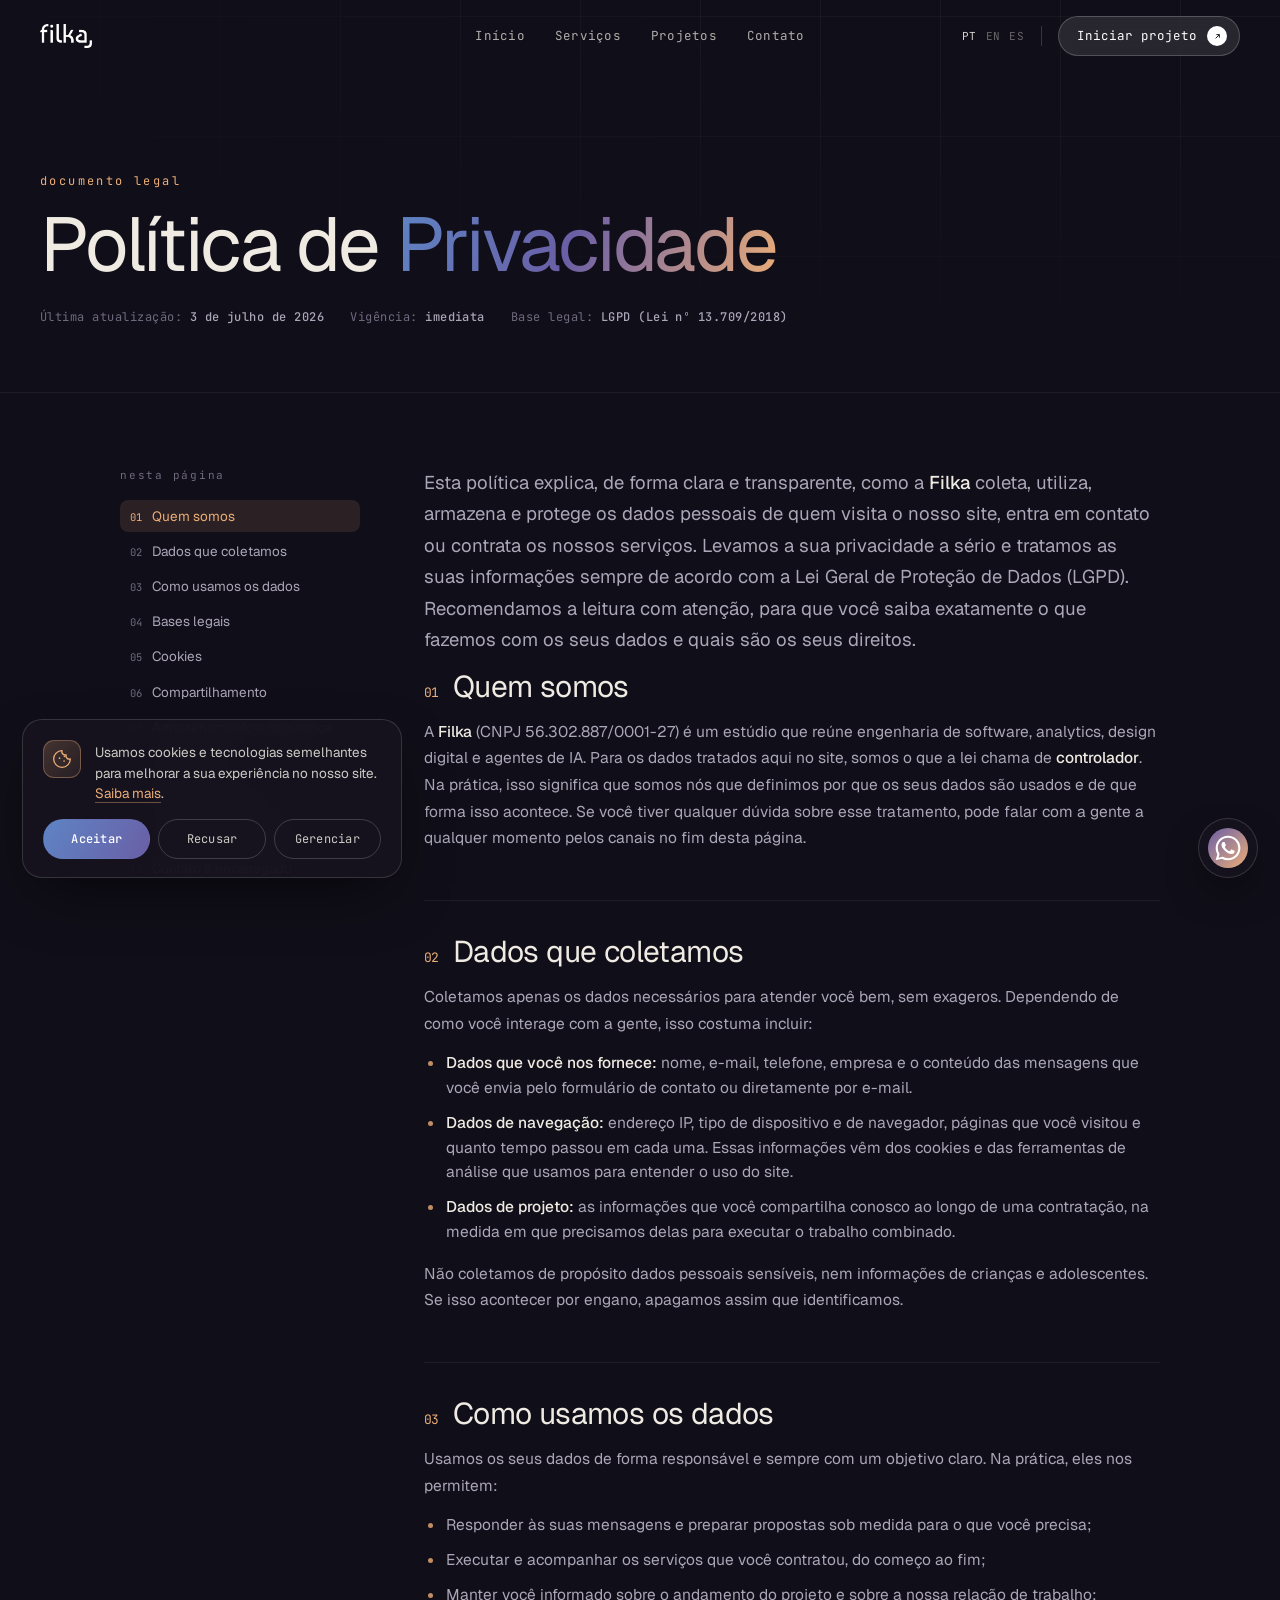
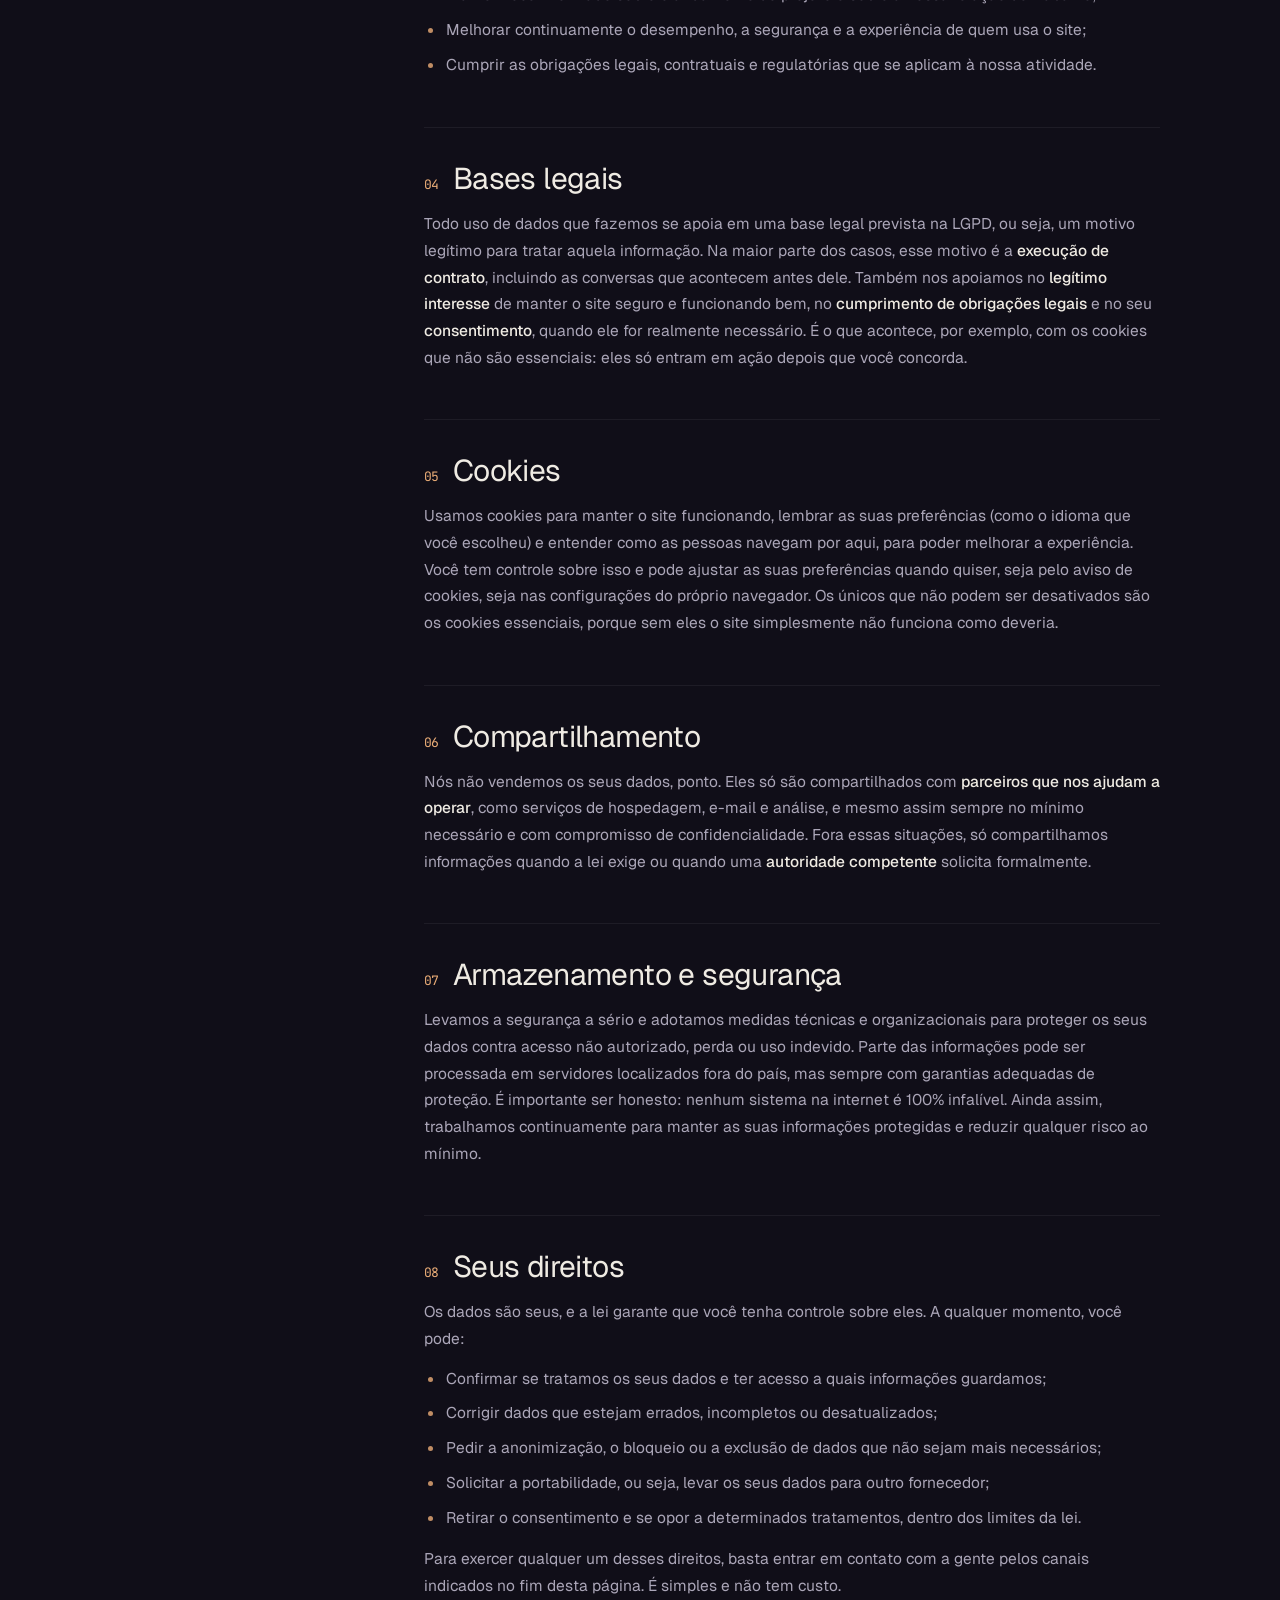
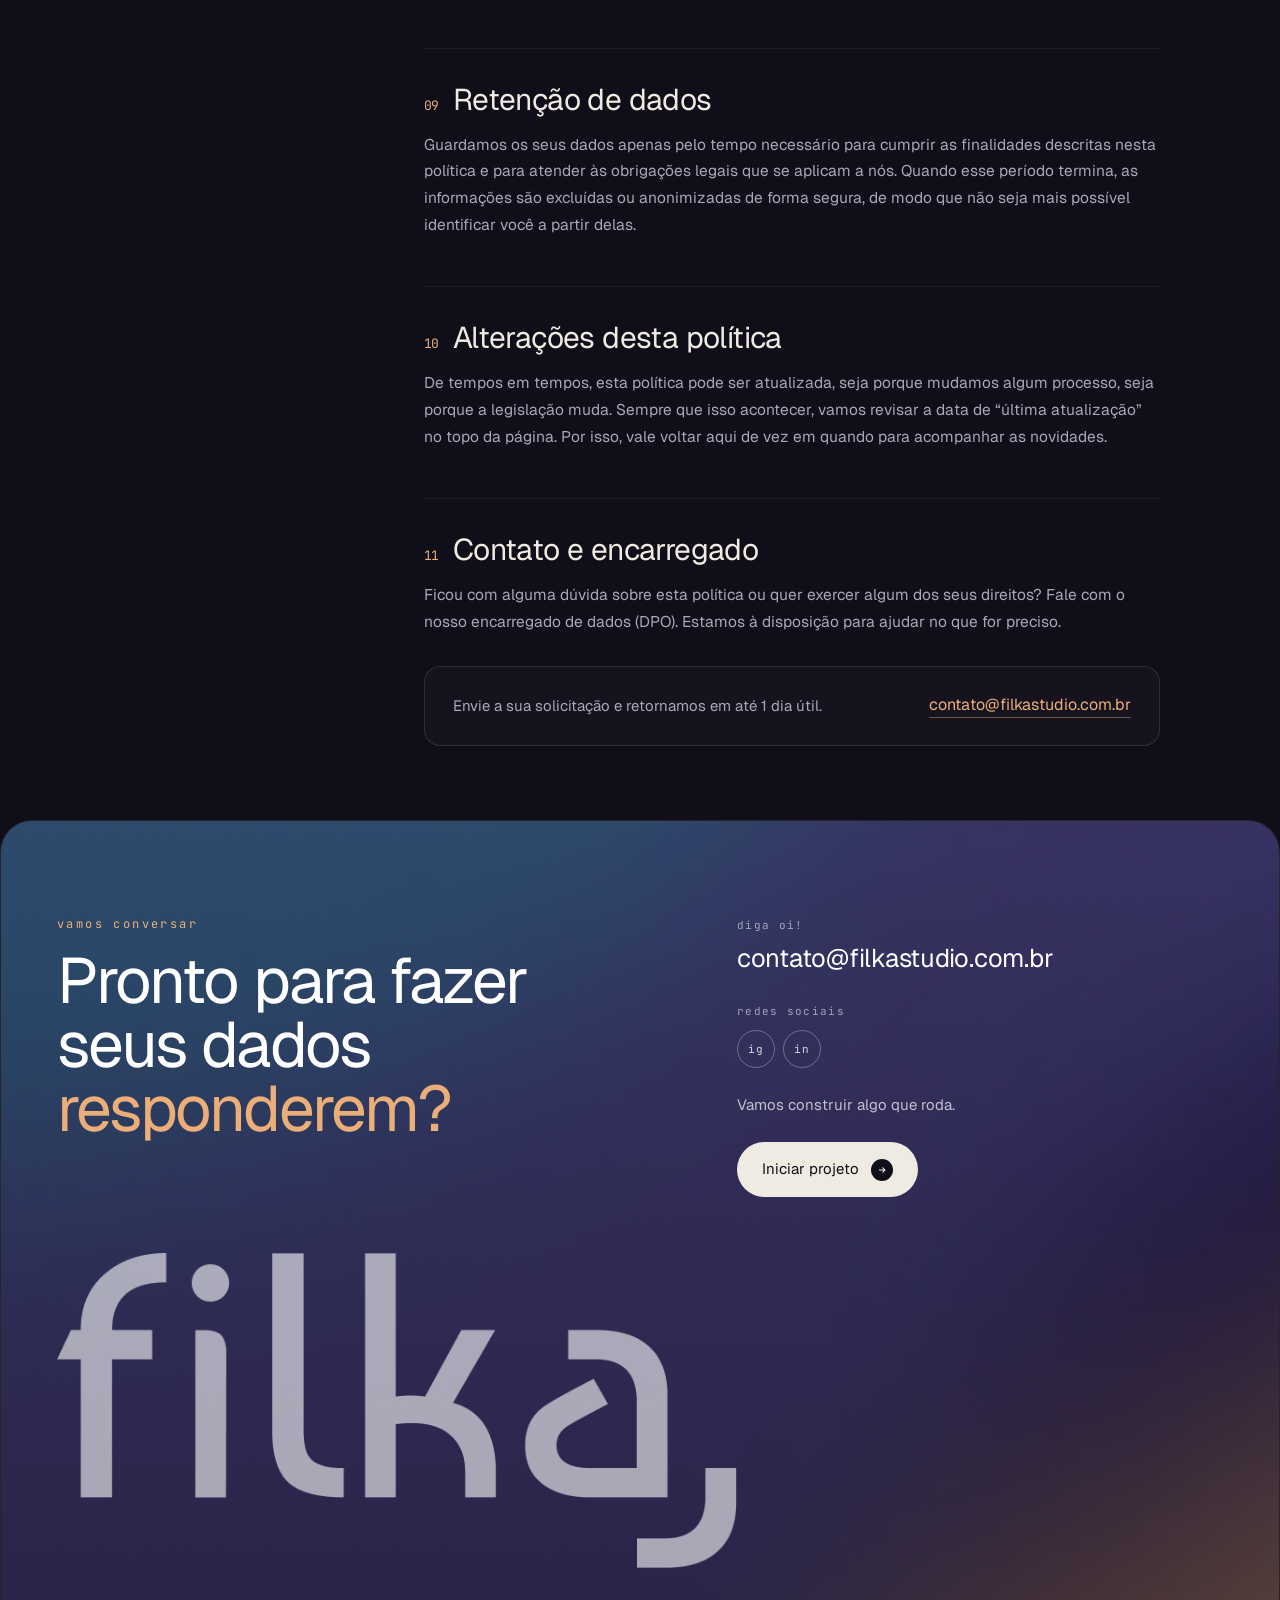
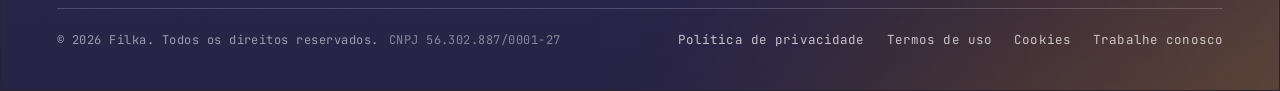
<file: privacidade.html>
<!doctype html>
<html lang="pt-BR">
<head>
<meta charset="utf-8" />
<meta name="viewport" content="width=device-width, initial-scale=1" />

<!-- Google tag (gtag.js) -->
<script async src="https://www.googletagmanager.com/gtag/js?id=G-RLH66K6Z4S"></script>
<script>
  window.dataLayer = window.dataLayer || [];
  function gtag(){dataLayer.push(arguments);}
  gtag('js', new Date());

  gtag('config', 'G-RLH66K6Z4S');
</script>

<title>Política de Privacidade — Filka</title>
<meta name="description" content="Como a Filka coleta, usa e protege seus dados pessoais, em conformidade com a LGPD." />
<meta name="robots" content="noindex" />
<link rel="canonical" href="https://filkastudio.com.br/privacidade.html" />
<link rel="icon" href="favicon.ico" sizes="48x48" />
<link rel="icon" type="image/png" href="favicon-32x32.png" sizes="32x32" />
<link rel="icon" type="image/png" href="favicon-16x16.png" sizes="16x16" />
<link rel="icon" type="image/png" href="apple-touch-icon.png" sizes="180x180" />
<link rel="apple-touch-icon" href="apple-touch-icon.png" />
<link rel="preconnect" href="https://fonts.googleapis.com" />
<link rel="preconnect" href="https://fonts.gstatic.com" crossorigin />
<link href="https://fonts.googleapis.com/css2?family=Geist:wght@300;400;500;600&family=JetBrains+Mono:wght@400;500&family=Cabin:wght@400;500;600&family=Baumans&display=swap" rel="stylesheet" />
<link rel="stylesheet" href="css/styles.css" />
<link rel="stylesheet" href="css/filkai.css" />
<style>
  /* ===== Legal / policy page ===== */
  .legal-hero {
    position: relative; overflow: hidden;
    padding: 168px 0 66px; background: var(--paper);
    border-bottom: 1px solid var(--hairline-soft);
  }
  .legal-hero__tech {
    position: absolute; inset: 0; z-index: 0; pointer-events: none;
    background-image:
      linear-gradient(to right, rgba(255,255,255,.07) 1px, transparent 1px),
      linear-gradient(to bottom, rgba(255,255,255,.07) 1px, transparent 1px);
    background-size: 120px 120px; background-position: center; opacity: .5;
    -webkit-mask-image: radial-gradient(120% 120% at 80% 0%, #000 20%, transparent 78%);
    mask-image: radial-gradient(120% 120% at 80% 0%, #000 20%, transparent 78%);
  }
  .legal-hero__in { position: relative; z-index: 1; }
  .legal-hero h1 {
    font-family: var(--font-head); font-weight: 400; letter-spacing: -0.03em;
    font-size: clamp(38px, 6vw, 76px); line-height: 1; margin: 14px 0 0; max-width: 16ch;
  }
  .legal-hero h1 .grad-text { background: var(--grad-css); -webkit-background-clip: text; background-clip: text; color: transparent; }
  .legal-hero__meta {
    margin-top: 26px; display: flex; flex-wrap: wrap; gap: 10px 26px;
    font-family: var(--font-mono); font-size: 12px; letter-spacing: .04em;
    color: var(--ink-mute);
  }
  .legal-hero__meta b { color: var(--ink-soft); font-weight: 500; }

  .legal-wrap {
    display: grid; grid-template-columns: 240px 1fr; gap: 64px;
    max-width: 1120px; margin: 0 auto; padding: 74px 40px 40px;
  }
  @media (max-width: 860px) {
    .legal-wrap { grid-template-columns: 1fr; gap: 30px; padding: 44px 22px 20px; }
  }

  /* Table of contents */
  .legal-toc { position: sticky; top: 110px; align-self: start; }
  .legal-toc__lab {
    font-family: var(--font-mono); font-size: 11px; letter-spacing: .16em;
    text-transform: lowercase; color: var(--ink-mute); margin: 0 0 16px;
  }
  .legal-toc ol { list-style: none; margin: 0; padding: 0; counter-reset: toc; display: flex; flex-direction: column; gap: 3px; }
  .legal-toc a {
    display: flex; gap: 10px; align-items: baseline;
    padding: 7px 10px; border-radius: 8px;
    font-size: 13.5px; line-height: 1.35; color: var(--ink-soft);
    transition: background .2s, color .2s;
  }
  .legal-toc a::before {
    counter-increment: toc; content: counter(toc, decimal-leading-zero);
    font-family: var(--font-mono); font-size: 10.5px; color: var(--ink-mute); flex: none;
  }
  .legal-toc a:hover { background: rgba(255,255,255,.05); color: var(--ink); }
  .legal-toc a.active { background: rgba(236,174,120,.12); color: var(--filka-peach); }
  .legal-toc a.active::before { color: var(--filka-peach); }
  @media (max-width: 860px) {
    .legal-toc { position: static; border: 1px solid var(--hairline-soft); border-radius: 14px; padding: 20px; }
  }

  /* Article body */
  .legal-body { max-width: 68ch; }
  .legal-body .intro { font-size: clamp(16px, 1.5vw, 18.5px); line-height: 1.7; color: var(--ink-soft); margin: 0 0 8px; }
  .legal-sec { padding: 34px 0; border-top: 1px solid var(--hairline-soft); scroll-margin-top: 110px; }
  .legal-sec:first-of-type { border-top: none; padding-top: 6px; }
  .legal-sec h2 {
    font-family: var(--font-head); font-weight: 400; letter-spacing: -0.02em;
    font-size: clamp(23px, 2.6vw, 30px); line-height: 1.1; margin: 0 0 16px;
    display: flex; gap: 14px; align-items: baseline;
  }
  .legal-sec h2 .num { font-family: var(--font-mono); font-size: 13px; color: var(--filka-peach); flex: none; }
  .legal-sec h3 {
    font-family: var(--font-head); font-weight: 500; font-size: 16.5px;
    letter-spacing: -0.01em; margin: 24px 0 8px; color: var(--ink);
  }
  .legal-body p { font-size: 15.5px; line-height: 1.72; color: var(--ink-soft); margin: 0 0 14px; }
  .legal-body a { color: var(--filka-peach); text-decoration: none; border-bottom: 1px solid rgba(236,174,120,.35); }
  .legal-body a:hover { border-bottom-color: var(--filka-peach); }
  .legal-body strong { color: var(--ink); font-weight: 500; }
  .legal-body ul { margin: 6px 0 16px; padding: 0; list-style: none; display: flex; flex-direction: column; gap: 10px; }
  .legal-body ul li { position: relative; padding-left: 22px; font-size: 15.5px; line-height: 1.6; color: var(--ink-soft); }
  .legal-body ul li::before {
    content: ""; position: absolute; left: 4px; top: 10px;
    width: 5px; height: 5px; border-radius: 50%; background: var(--filka-peach); opacity: .8;
  }
  .legal-body ul li strong { color: var(--ink); }

  .legal-cta {
    margin-top: 30px; padding: 26px 28px; border-radius: 16px;
    border: 1px solid var(--hairline); background: var(--paper-soft);
    display: flex; flex-wrap: wrap; gap: 16px 26px; align-items: center; justify-content: space-between;
  }
  .legal-cta p { margin: 0; font-size: 15px; color: var(--ink-soft); }
  .legal-cta a.mail { color: var(--filka-peach); border-bottom: 1px solid rgba(236,174,120,.4); white-space: nowrap; }
</style>
</head>
<body>

<!-- Nav mount (injected by nav.js) -->
<div id="nav-mount"></div>

<section class="legal-hero" data-screen-label="Privacidade">
  <div class="legal-hero__tech" aria-hidden="true"></div>
  <div class="container legal-hero__in">
    <div class="eyebrow eyebrow--light">documento legal</div>
    <h1>Política de <span class="grad-text">Privacidade</span></h1>
    <div class="legal-hero__meta">
      <span>Última atualização: <b>3 de julho de 2026</b></span>
      <span>Vigência: <b>imediata</b></span>
      <span>Base legal: <b>LGPD (Lei nº 13.709/2018)</b></span>
    </div>
  </div>
</section>

<div class="legal-wrap">
  <!-- TOC -->
  <nav class="legal-toc" aria-label="Índice">
    <p class="legal-toc__lab">nesta página</p>
    <ol>
      <li><a href="#quem-somos">Quem somos</a></li>
      <li><a href="#dados">Dados que coletamos</a></li>
      <li><a href="#finalidades">Como usamos os dados</a></li>
      <li><a href="#base-legal">Bases legais</a></li>
      <li><a href="#cookies">Cookies</a></li>
      <li><a href="#compartilhamento">Compartilhamento</a></li>
      <li><a href="#armazenamento">Armazenamento e segurança</a></li>
      <li><a href="#direitos">Seus direitos</a></li>
      <li><a href="#retencao">Retenção de dados</a></li>
      <li><a href="#alteracoes">Alterações desta política</a></li>
      <li><a href="#contato">Contato e encarregado</a></li>
    </ol>
  </nav>

  <!-- Body -->
  <article class="legal-body">
    <p class="intro">
      Esta política explica, de forma clara e transparente, como a <strong>Filka</strong> coleta, utiliza,
      armazena e protege os dados pessoais de quem visita o nosso site, entra em contato ou contrata os
      nossos serviços. Levamos a sua privacidade a sério e tratamos as suas informações sempre de acordo
      com a Lei Geral de Proteção de Dados (LGPD). Recomendamos a leitura com atenção, para que você saiba
      exatamente o que fazemos com os seus dados e quais são os seus direitos.
    </p>

    <section class="legal-sec" id="quem-somos">
      <h2><span class="num">01</span> Quem somos</h2>
      <p>
        A <strong>Filka</strong> (CNPJ 56.302.887/0001-27) é um estúdio que reúne engenharia de software,
        analytics, design digital e agentes de IA. Para os dados tratados aqui no site, somos o que a lei
        chama de <strong>controlador</strong>. Na prática, isso significa que somos nós que definimos por
        que os seus dados são usados e de que forma isso acontece. Se você tiver qualquer dúvida sobre esse
        tratamento, pode falar com a gente a qualquer momento pelos canais no fim desta página.
      </p>
    </section>

    <section class="legal-sec" id="dados">
      <h2><span class="num">02</span> Dados que coletamos</h2>
      <p>
        Coletamos apenas os dados necessários para atender você bem, sem exageros. Dependendo de como você
        interage com a gente, isso costuma incluir:
      </p>
      <ul>
        <li><strong>Dados que você nos fornece:</strong> nome, e-mail, telefone, empresa e o conteúdo das mensagens que você envia pelo formulário de contato ou diretamente por e-mail.</li>
        <li><strong>Dados de navegação:</strong> endereço IP, tipo de dispositivo e de navegador, páginas que você visitou e quanto tempo passou em cada uma. Essas informações vêm dos cookies e das ferramentas de análise que usamos para entender o uso do site.</li>
        <li><strong>Dados de projeto:</strong> as informações que você compartilha conosco ao longo de uma contratação, na medida em que precisamos delas para executar o trabalho combinado.</li>
      </ul>
      <p>
        Não coletamos de propósito dados pessoais sensíveis, nem informações de crianças e adolescentes.
        Se isso acontecer por engano, apagamos assim que identificamos.
      </p>
    </section>

    <section class="legal-sec" id="finalidades">
      <h2><span class="num">03</span> Como usamos os dados</h2>
      <p>
        Usamos os seus dados de forma responsável e sempre com um objetivo claro. Na prática, eles nos
        permitem:
      </p>
      <ul>
        <li>Responder às suas mensagens e preparar propostas sob medida para o que você precisa;</li>
        <li>Executar e acompanhar os serviços que você contratou, do começo ao fim;</li>
        <li>Manter você informado sobre o andamento do projeto e sobre a nossa relação de trabalho;</li>
        <li>Melhorar continuamente o desempenho, a segurança e a experiência de quem usa o site;</li>
        <li>Cumprir as obrigações legais, contratuais e regulatórias que se aplicam à nossa atividade.</li>
      </ul>
    </section>

    <section class="legal-sec" id="base-legal">
      <h2><span class="num">04</span> Bases legais</h2>
      <p>
        Todo uso de dados que fazemos se apoia em uma base legal prevista na LGPD, ou seja, um motivo
        legítimo para tratar aquela informação. Na maior parte dos casos, esse motivo é a
        <strong>execução de contrato</strong>, incluindo as conversas que acontecem antes dele. Também nos
        apoiamos no <strong>legítimo interesse</strong> de manter o site seguro e funcionando bem, no
        <strong>cumprimento de obrigações legais</strong> e no seu <strong>consentimento</strong>, quando
        ele for realmente necessário. É o que acontece, por exemplo, com os cookies que não são essenciais:
        eles só entram em ação depois que você concorda.
      </p>
    </section>

    <section class="legal-sec" id="cookies">
      <h2><span class="num">05</span> Cookies</h2>
      <p>
        Usamos cookies para manter o site funcionando, lembrar as suas preferências (como o idioma que você
        escolheu) e entender como as pessoas navegam por aqui, para poder melhorar a experiência. Você tem
        controle sobre isso e pode ajustar as suas preferências quando quiser, seja pelo aviso de cookies,
        seja nas configurações do próprio navegador. Os únicos que não podem ser desativados são os cookies
        essenciais, porque sem eles o site simplesmente não funciona como deveria.
      </p>
    </section>

    <section class="legal-sec" id="compartilhamento">
      <h2><span class="num">06</span> Compartilhamento</h2>
      <p>
        Nós não vendemos os seus dados, ponto. Eles só são compartilhados com <strong>parceiros que nos
        ajudam a operar</strong>, como serviços de hospedagem, e-mail e análise, e mesmo assim sempre no
        mínimo necessário e com compromisso de confidencialidade. Fora essas situações, só compartilhamos
        informações quando a lei exige ou quando uma <strong>autoridade competente</strong> solicita
        formalmente.
      </p>
    </section>

    <section class="legal-sec" id="armazenamento">
      <h2><span class="num">07</span> Armazenamento e segurança</h2>
      <p>
        Levamos a segurança a sério e adotamos medidas técnicas e organizacionais para proteger os seus
        dados contra acesso não autorizado, perda ou uso indevido. Parte das informações pode ser
        processada em servidores localizados fora do país, mas sempre com garantias adequadas de proteção.
        É importante ser honesto: nenhum sistema na internet é 100% infalível. Ainda assim, trabalhamos
        continuamente para manter as suas informações protegidas e reduzir qualquer risco ao mínimo.
      </p>
    </section>

    <section class="legal-sec" id="direitos">
      <h2><span class="num">08</span> Seus direitos</h2>
      <p>
        Os dados são seus, e a lei garante que você tenha controle sobre eles. A qualquer momento, você
        pode:
      </p>
      <ul>
        <li>Confirmar se tratamos os seus dados e ter acesso a quais informações guardamos;</li>
        <li>Corrigir dados que estejam errados, incompletos ou desatualizados;</li>
        <li>Pedir a anonimização, o bloqueio ou a exclusão de dados que não sejam mais necessários;</li>
        <li>Solicitar a portabilidade, ou seja, levar os seus dados para outro fornecedor;</li>
        <li>Retirar o consentimento e se opor a determinados tratamentos, dentro dos limites da lei.</li>
      </ul>
      <p>
        Para exercer qualquer um desses direitos, basta entrar em contato com a gente pelos canais
        indicados no fim desta página. É simples e não tem custo.
      </p>
    </section>

    <section class="legal-sec" id="retencao">
      <h2><span class="num">09</span> Retenção de dados</h2>
      <p>
        Guardamos os seus dados apenas pelo tempo necessário para cumprir as finalidades descritas nesta
        política e para atender às obrigações legais que se aplicam a nós. Quando esse período termina, as
        informações são excluídas ou anonimizadas de forma segura, de modo que não seja mais possível
        identificar você a partir delas.
      </p>
    </section>

    <section class="legal-sec" id="alteracoes">
      <h2><span class="num">10</span> Alterações desta política</h2>
      <p>
        De tempos em tempos, esta política pode ser atualizada, seja porque mudamos algum processo, seja
        porque a legislação muda. Sempre que isso acontecer, vamos revisar a data de “última atualização”
        no topo da página. Por isso, vale voltar aqui de vez em quando para acompanhar as novidades.
      </p>
    </section>

    <section class="legal-sec" id="contato">
      <h2><span class="num">11</span> Contato e encarregado</h2>
      <p>
        Ficou com alguma dúvida sobre esta política ou quer exercer algum dos seus direitos? Fale com o
        nosso encarregado de dados (DPO). Estamos à disposição para ajudar no que for preciso.
      </p>
      <div class="legal-cta">
        <p>Envie a sua solicitação e retornamos em até 1 dia útil.</p>
        <a class="mail" href="mailto:contato@filkastudio.com.br">contato@filkastudio.com.br</a>
      </div>
    </section>
  </article>
</div>

<!-- Footer: same contact section as the home page -->
<section class="contact-section" id="contato">
  <div class="container">
    <div class="cta-box reveal">
      <div class="contact-top">
        <div class="contact-lead">
          <div class="eyebrow eyebrow--light">vamos conversar</div>
          <h2>Pronto para fazer seus dados <span class="contact-q">responderem?</span></h2>
        </div>
        <div class="contact-info">
          <div class="contact-info__item">
            <span class="contact-info__lab">diga oi!</span>
            <a class="contact-info__val" href="mailto:contato@filkastudio.com.br">contato@filkastudio.com.br</a>
          </div>
          <div class="contact-info__social">
            <span class="contact-info__lab">redes sociais</span>
            <div class="contact-social">
              <a href="https://www.instagram.com/filka.studio/" target="_blank" rel="noopener" aria-label="Instagram">ig</a>
              <a href="https://www.linkedin.com/company/filka/" target="_blank" rel="noopener" aria-label="LinkedIn">in</a>
            </div>
          </div>
          <p class="contact-info__note">Vamos construir algo que roda.</p>
          <a class="btn btn--light" href="contato.html">
            Iniciar projeto
            <span class="arrow"><svg width="10" height="10" viewBox="0 0 24 24" fill="none" stroke="currentColor" stroke-width="2.5"><path d="M5 12h14M13 6l6 6-6 6"/></svg></span>
          </a>
        </div>
      </div>

      <div class="contact-wordmark">
        <img src="assets/img/filka-wordmark-hq.png" alt="filka," />
      </div>

      <div class="contact-bottom">
        <span class="contact-bottom__legal">© 2026 Filka. Todos os direitos reservados. </span>
        <span class="contact-bottom__cnpj">CNPJ 56.302.887/0001-27</span>
        <div class="contact-links__group">
          <a href="privacidade.html">Política de privacidade</a>
          <a href="termos.html">Termos de uso</a>
          <a href="#" data-cookie-settings>Cookies</a>
          <a href="trabalhe.html">Trabalhe conosco</a>
        </div>
      </div>
    </div>
  </div>
</section>

<script src="js/nav.js" defer></script>
<script src="js/i18n.js" defer></script>
<script src="js/cookies.js" defer></script>
<script src="js/filkai.js" defer></script>
<script src="js/privacy-i18n.js" defer></script>
</body>
</html>
</file>
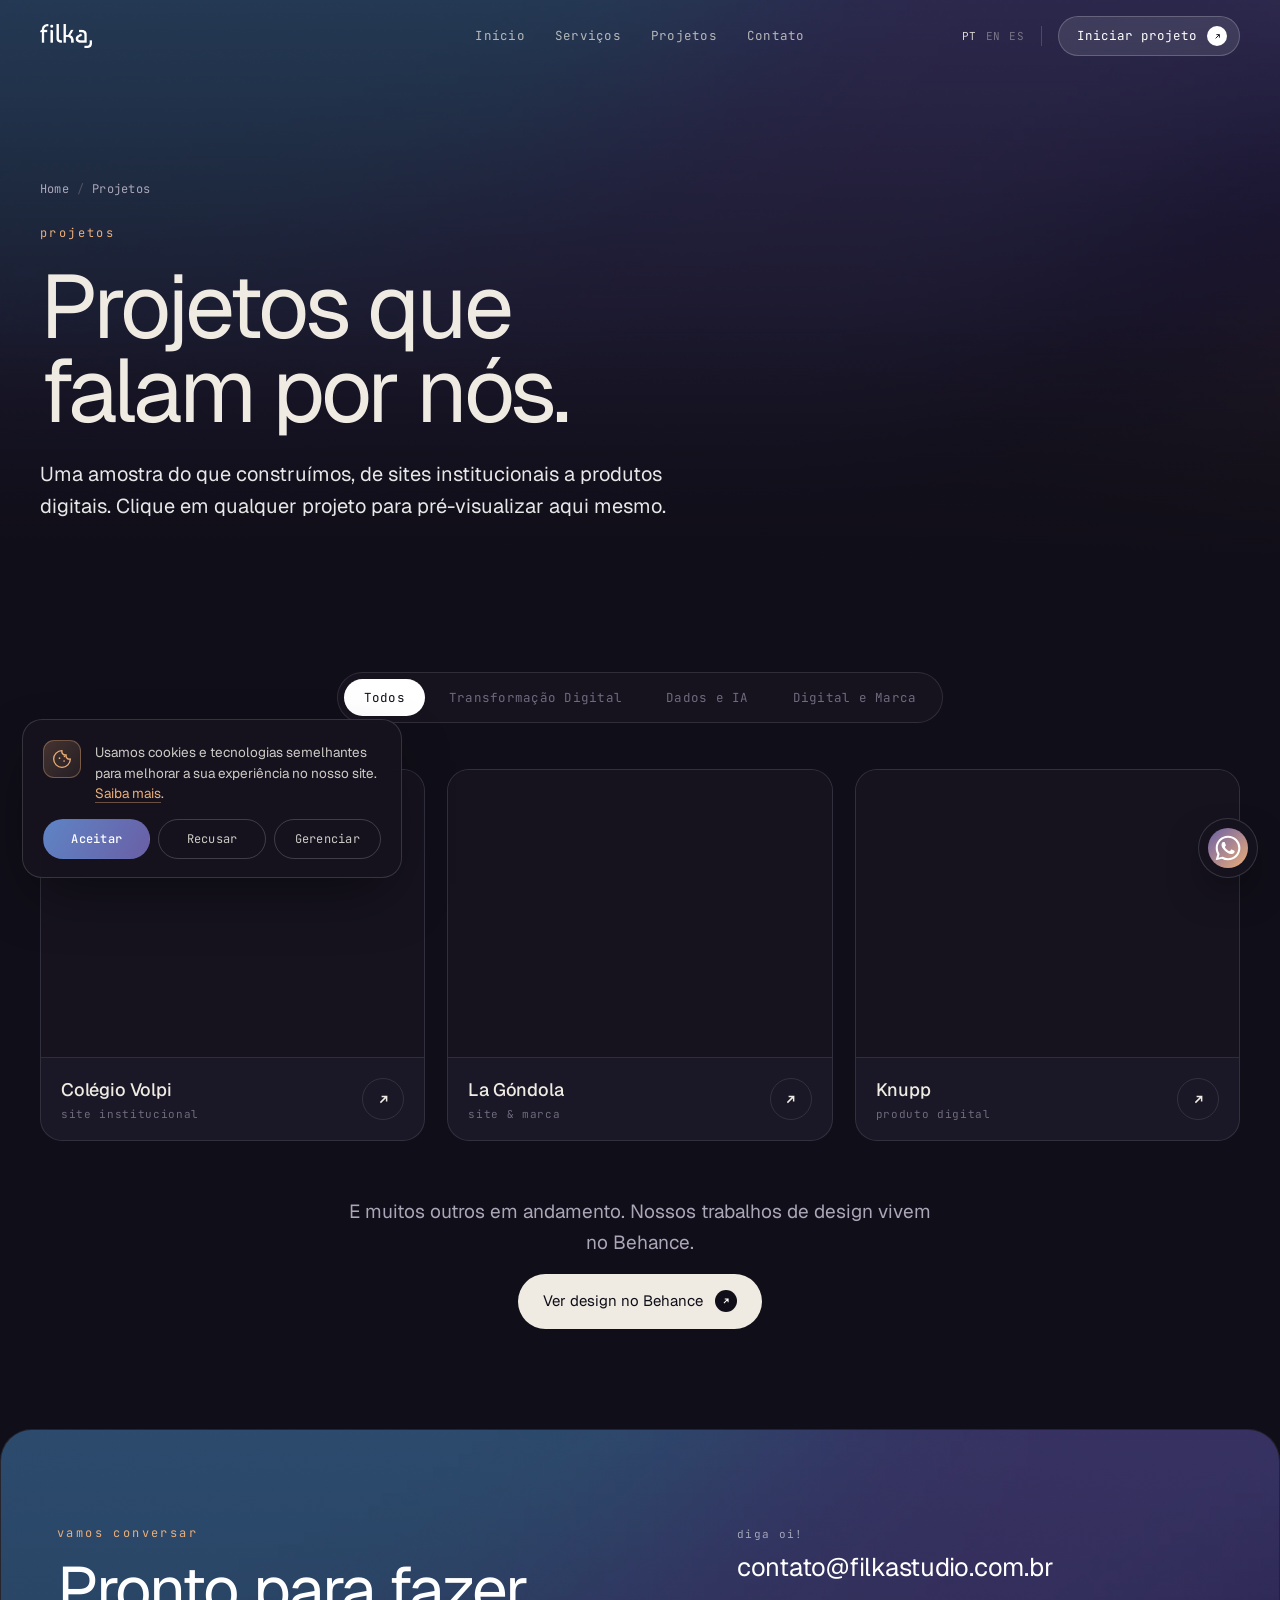
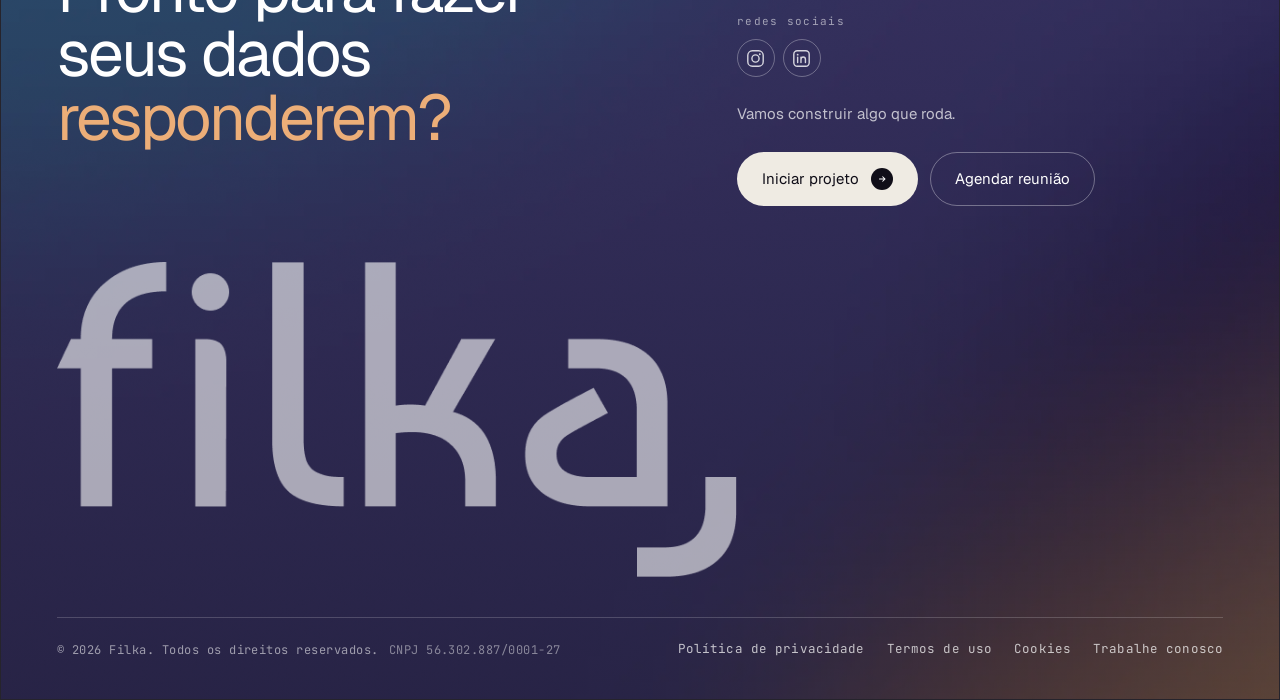
<file: projetos.html>
<!doctype html>
<html lang="pt-BR">
<head>
<meta charset="utf-8" />
<meta name="viewport" content="width=device-width, initial-scale=1" />

<!-- Google tag (gtag.js) -->
<script async src="https://www.googletagmanager.com/gtag/js?id=G-RLH66K6Z4S"></script>
<script>
  window.dataLayer = window.dataLayer || [];
  function gtag(){dataLayer.push(arguments);}
  gtag('js', new Date());

  gtag('config', 'G-RLH66K6Z4S');
</script>

<title>Projetos — Filka</title>
<meta name="description" content="Uma seleção dos projetos que a Filka colocou no ar — clique para pré-visualizar." />
<meta name="robots" content="index, follow" />
<link rel="canonical" href="https://filkastudio.com.br/projetos.html" />
<meta property="og:url" content="https://filkastudio.com.br/projetos.html" />
<meta property="og:type" content="website" />
<meta property="og:title" content="Projetos — Filka" />
<meta property="og:description" content="Uma seleção dos projetos que a Filka colocou no ar — clique para pré-visualizar." />
<meta property="og:image" content="https://filkastudio.com.br/assets/img/brand-bg.webp" />
<meta property="og:locale" content="pt_BR" />
<meta name="twitter:card" content="summary_large_image" />
<meta name="twitter:title" content="Projetos — Filka" />
<meta name="twitter:description" content="Uma seleção dos projetos que a Filka colocou no ar — clique para pré-visualizar." />
<meta name="twitter:image" content="https://filkastudio.com.br/assets/img/brand-bg.webp" />
<script type="application/ld+json">
{
  "@context": "https://schema.org",
  "@type": "BreadcrumbList",
  "itemListElement": [
    { "@type": "ListItem", "position": 1, "name": "Home", "item": "https://filkastudio.com.br/" },
    { "@type": "ListItem", "position": 2, "name": "Projetos", "item": "https://filkastudio.com.br/projetos.html" }
  ]
}
</script>
<link rel="icon" href="favicon.ico" sizes="48x48" />
<link rel="icon" type="image/png" href="favicon-32x32.png" sizes="32x32" />
<link rel="icon" type="image/png" href="favicon-16x16.png" sizes="16x16" />
<link rel="icon" type="image/png" href="apple-touch-icon.png" sizes="180x180" />
<link rel="apple-touch-icon" href="apple-touch-icon.png" />
<link rel="preconnect" href="https://fonts.googleapis.com" />
<link rel="preconnect" href="https://fonts.gstatic.com" crossorigin />
<link href="https://fonts.googleapis.com/css2?family=Geist:wght@300;400;500;600;700&family=JetBrains+Mono:wght@400;500&family=Baumans&family=Cabin:wght@400;500;600&display=swap" rel="stylesheet" />
<link rel="stylesheet" href="css/styles.css" />
<link rel="stylesheet" href="css/filkai.css" />
<style>
  .projx { padding: 40px 0 100px; }
  .projx__more {
    margin-top: 56px; display: flex; flex-direction: column; align-items: center;
    gap: 16px; text-align: center;
  }
  .projx__more p {
    font-size: clamp(16px, 1.5vw, 19px); line-height: 1.6; color: var(--ink-soft);
    max-width: 46ch; margin: 0;
  }
</style>
</head>
<body>

<!-- Nav mount (injected by nav.js) -->
<div id="nav-mount"></div>

<header class="page-head" data-screen-label="Projetos">
  <div class="page-head__bg"></div>
  <div class="container page-head__inner">
    <nav class="breadcrumb" aria-label="breadcrumb">
      <a href="index.html">Home</a><span class="breadcrumb__sep">/</span><span class="breadcrumb__current">Projetos</span>
    </nav>
    <div class="eyebrow">projetos</div>
    <h1>Projetos que<br />falam por nós.</h1>
    <p class="lede">Uma amostra do que construímos, de sites institucionais a produtos digitais. Clique em qualquer projeto para pré-visualizar aqui mesmo.</p>
  </div>
</header>

<section class="section--tight projx" data-screen-label="Lista de projetos">
  <div class="container">
    <div style="display:flex; justify-content:center;"><div class="pfilter reveal" role="tablist" aria-label="Filtrar projetos">
      <button class="pfilter__btn is-active" type="button" data-filter="all" role="tab" aria-selected="true">Todos</button>
      <button class="pfilter__btn" type="button" data-filter="td" role="tab" aria-selected="false">Transformação Digital</button>
      <button class="pfilter__btn" type="button" data-filter="dia" role="tab" aria-selected="false">Dados e IA</button>
      <button class="pfilter__btn" type="button" data-filter="dm" role="tab" aria-selected="false">Digital e Marca</button>
    </div></div>

    <div class="showcase">
      <a class="showcase-card reveal" data-project data-cat="dm" href="https://filka-studio.github.io/colegio-volpi/" target="_blank" rel="noopener">
        <div class="showcase-card__frame">
          <iframe src="https://filka-studio.github.io/colegio-volpi/" title="Colégio Volpi" loading="lazy" scrolling="no" tabindex="-1" aria-hidden="true"></iframe>
        </div>
        <div class="showcase-card__meta">
          <span>
            <span class="showcase-card__name">Colégio Volpi</span>
            <span class="showcase-card__tag">site institucional</span>
          </span>
          <span class="showcase-card__arrow"><svg width="15" height="15" viewBox="0 0 24 24" fill="none" stroke="currentColor" stroke-width="2.4"><path d="M7 17L17 7M9 7h8v8"/></svg></span>
        </div>
      </a>

      <a class="showcase-card reveal" data-project data-cat="dm" href="https://filka-studio.github.io/la-gondola/" target="_blank" rel="noopener">
        <div class="showcase-card__frame">
          <iframe src="https://filka-studio.github.io/la-gondola/" title="La Góndola" loading="lazy" scrolling="no" tabindex="-1" aria-hidden="true"></iframe>
        </div>
        <div class="showcase-card__meta">
          <span>
            <span class="showcase-card__name">La Góndola</span>
            <span class="showcase-card__tag">site &amp; marca</span>
          </span>
          <span class="showcase-card__arrow"><svg width="15" height="15" viewBox="0 0 24 24" fill="none" stroke="currentColor" stroke-width="2.4"><path d="M7 17L17 7M9 7h8v8"/></svg></span>
        </div>
      </a>

      <a class="showcase-card reveal" data-project data-cat="dm" href="https://filka-studio.github.io/knupp/Home.dc.html" target="_blank" rel="noopener">
        <div class="showcase-card__frame">
          <iframe src="https://filka-studio.github.io/knupp/Home.dc.html" title="Knupp" loading="lazy" scrolling="no" tabindex="-1" aria-hidden="true"></iframe>
        </div>
        <div class="showcase-card__meta">
          <span>
            <span class="showcase-card__name">Knupp</span>
            <span class="showcase-card__tag">produto digital</span>
          </span>
          <span class="showcase-card__arrow"><svg width="15" height="15" viewBox="0 0 24 24" fill="none" stroke="currentColor" stroke-width="2.4"><path d="M7 17L17 7M9 7h8v8"/></svg></span>
        </div>
      </a>
    </div>

    <p class="pfilter__empty" id="pfilterEmpty" hidden>Ainda não temos um projeto público nesta frente. Fale com a gente para conhecer os cases sob NDA.</p>

    <div class="projx__more">
      <p>E muitos outros em andamento. Nossos trabalhos de design vivem no Behance.</p>
      <a class="btn btn--light" href="https://www.behance.net/filka" target="_blank" rel="noopener">
        Ver design no Behance
        <span class="arrow"><svg width="10" height="10" viewBox="0 0 24 24" fill="none" stroke="currentColor" stroke-width="2.5"><path d="M7 17L17 7M9 7h8v8"/></svg></span>
      </a>
    </div>
  </div>
</section>

<!-- Footer mount (injected by nav.js) -->
<div id="footer-mount"></div>

<script src="js/nav.js" defer></script>
<script src="js/i18n.js" defer></script>
<script src="js/cookies.js" defer></script>
<script src="js/filkai.js" defer></script>
<script src="js/projects-modal.js" defer></script>
<script>
  // Project category filter
  document.addEventListener('DOMContentLoaded', function () {
    const btns = document.querySelectorAll('.pfilter__btn');
    const cards = document.querySelectorAll('.showcase-card[data-cat]');
    const empty = document.getElementById('pfilterEmpty');
    if (!btns.length) return;
    btns.forEach(b => b.addEventListener('click', () => {
      const f = b.dataset.filter;
      btns.forEach(o => { o.classList.toggle('is-active', o === b); o.setAttribute('aria-selected', String(o === b)); });
      let shown = 0;
      cards.forEach(c => {
        const on = f === 'all' || c.dataset.cat === f;
        c.hidden = !on;
        if (on) shown++;
      });
      if (empty) empty.hidden = shown > 0;
    }));
  });
</script>
<script>
  // Reveal on scroll
  (function () {
    const els = document.querySelectorAll('.reveal');
    const io = new IntersectionObserver((entries) => {
      entries.forEach(e => { if (e.isIntersecting) { e.target.classList.add('in'); io.unobserve(e.target); } });
    }, { threshold: 0.12 });
    els.forEach(el => io.observe(el));
  })();
</script>
</body>
</html>
</file>
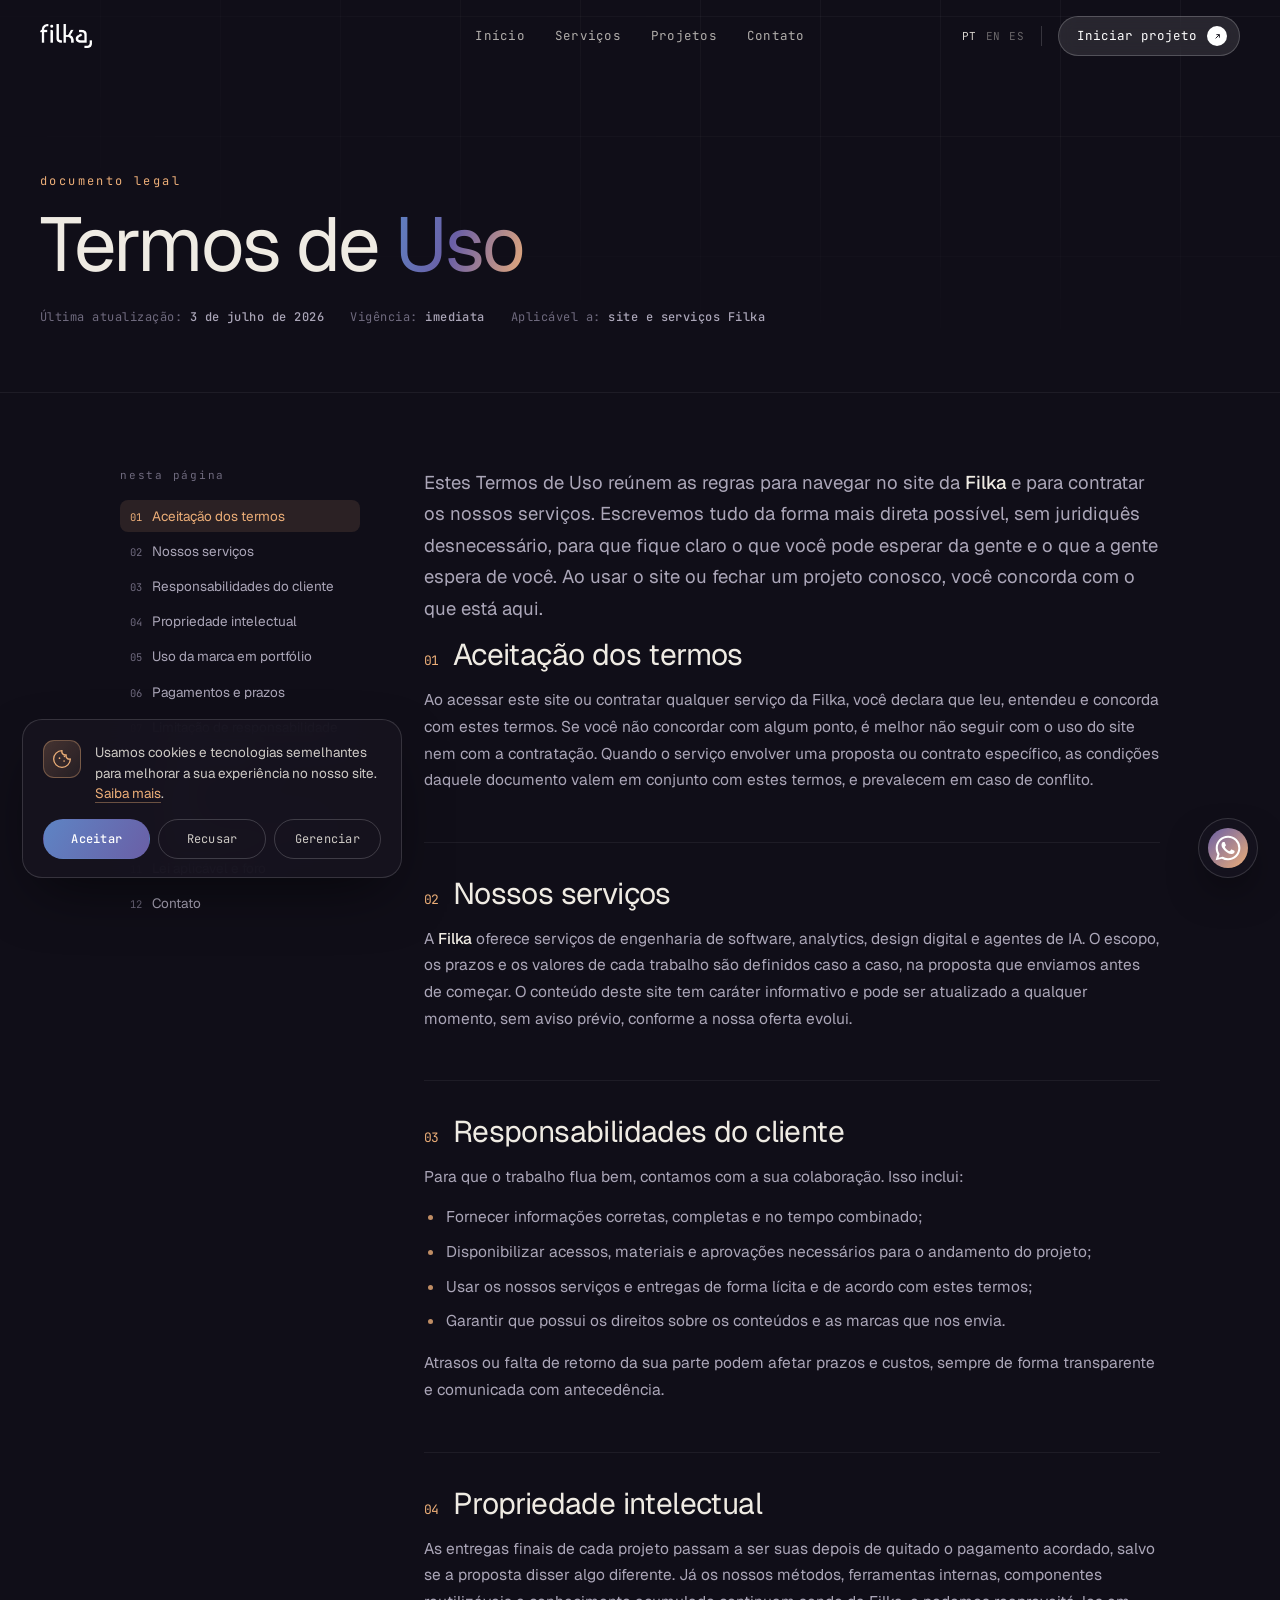
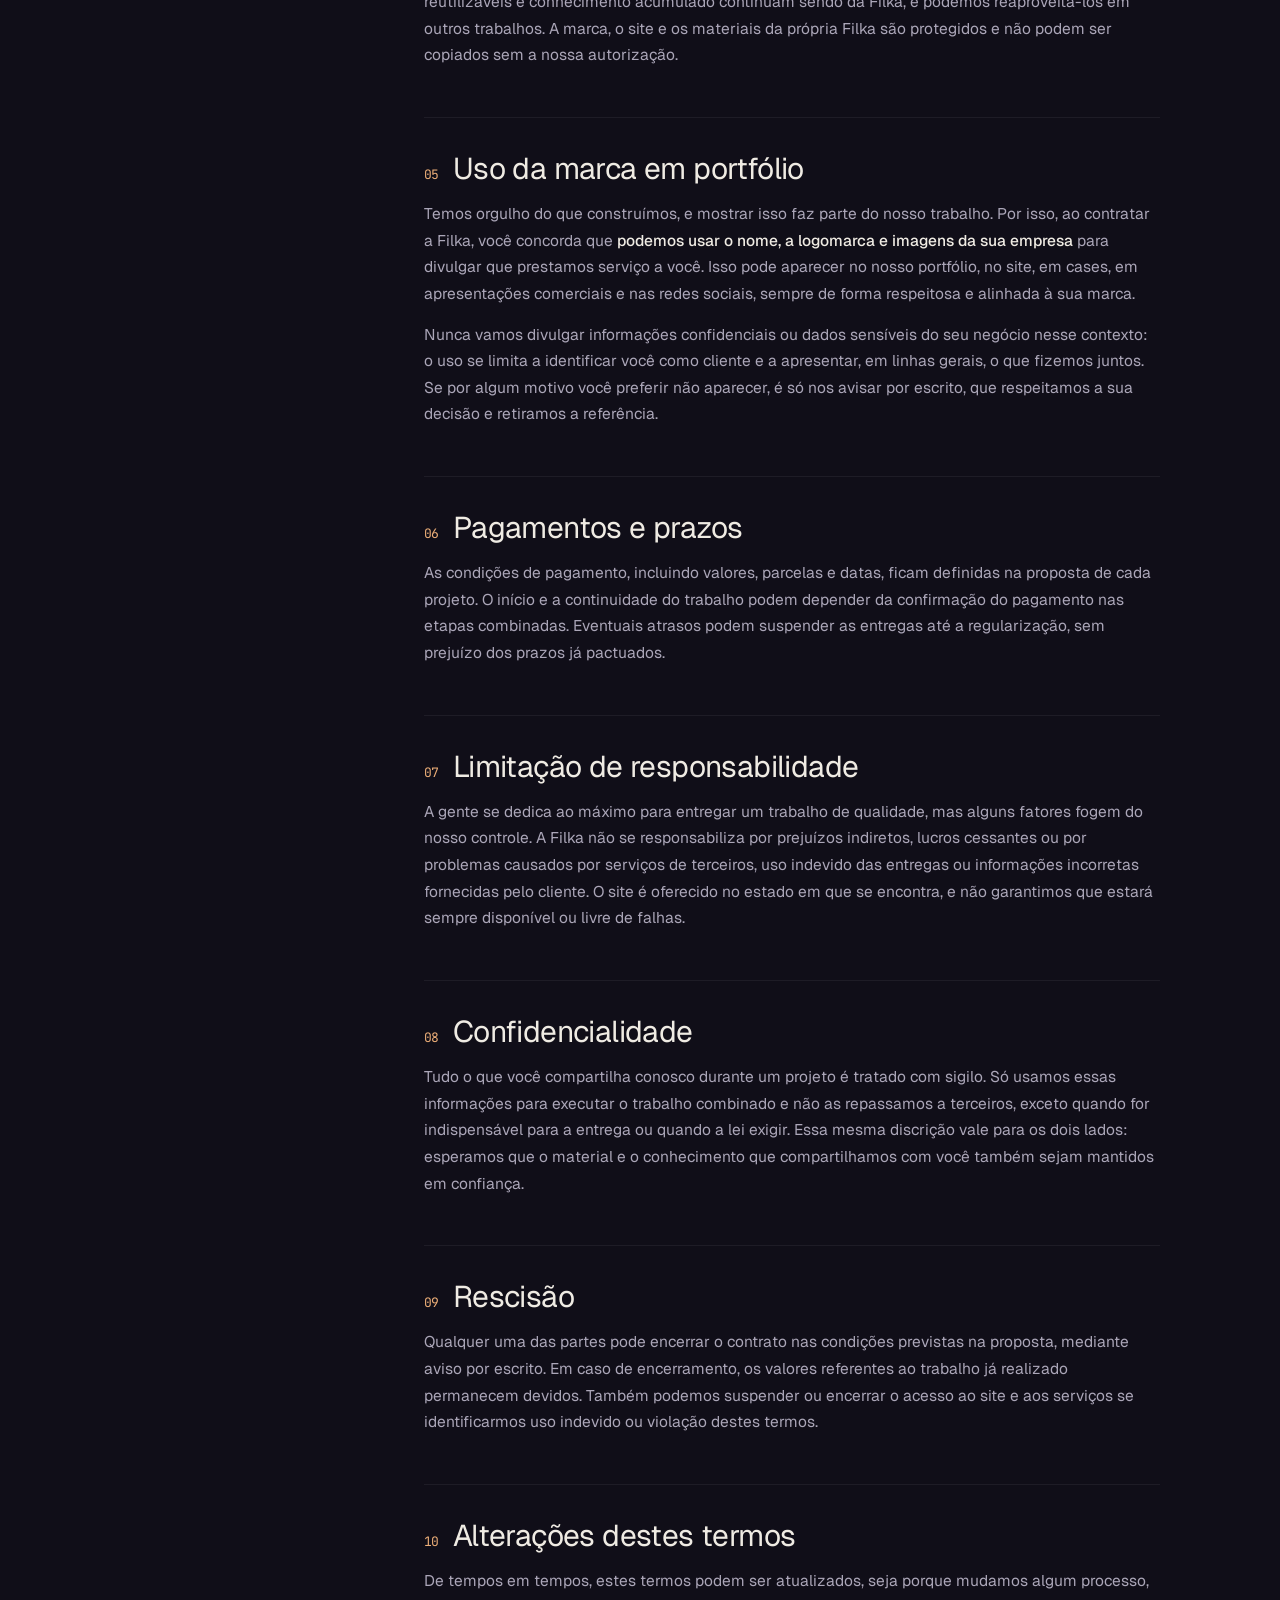
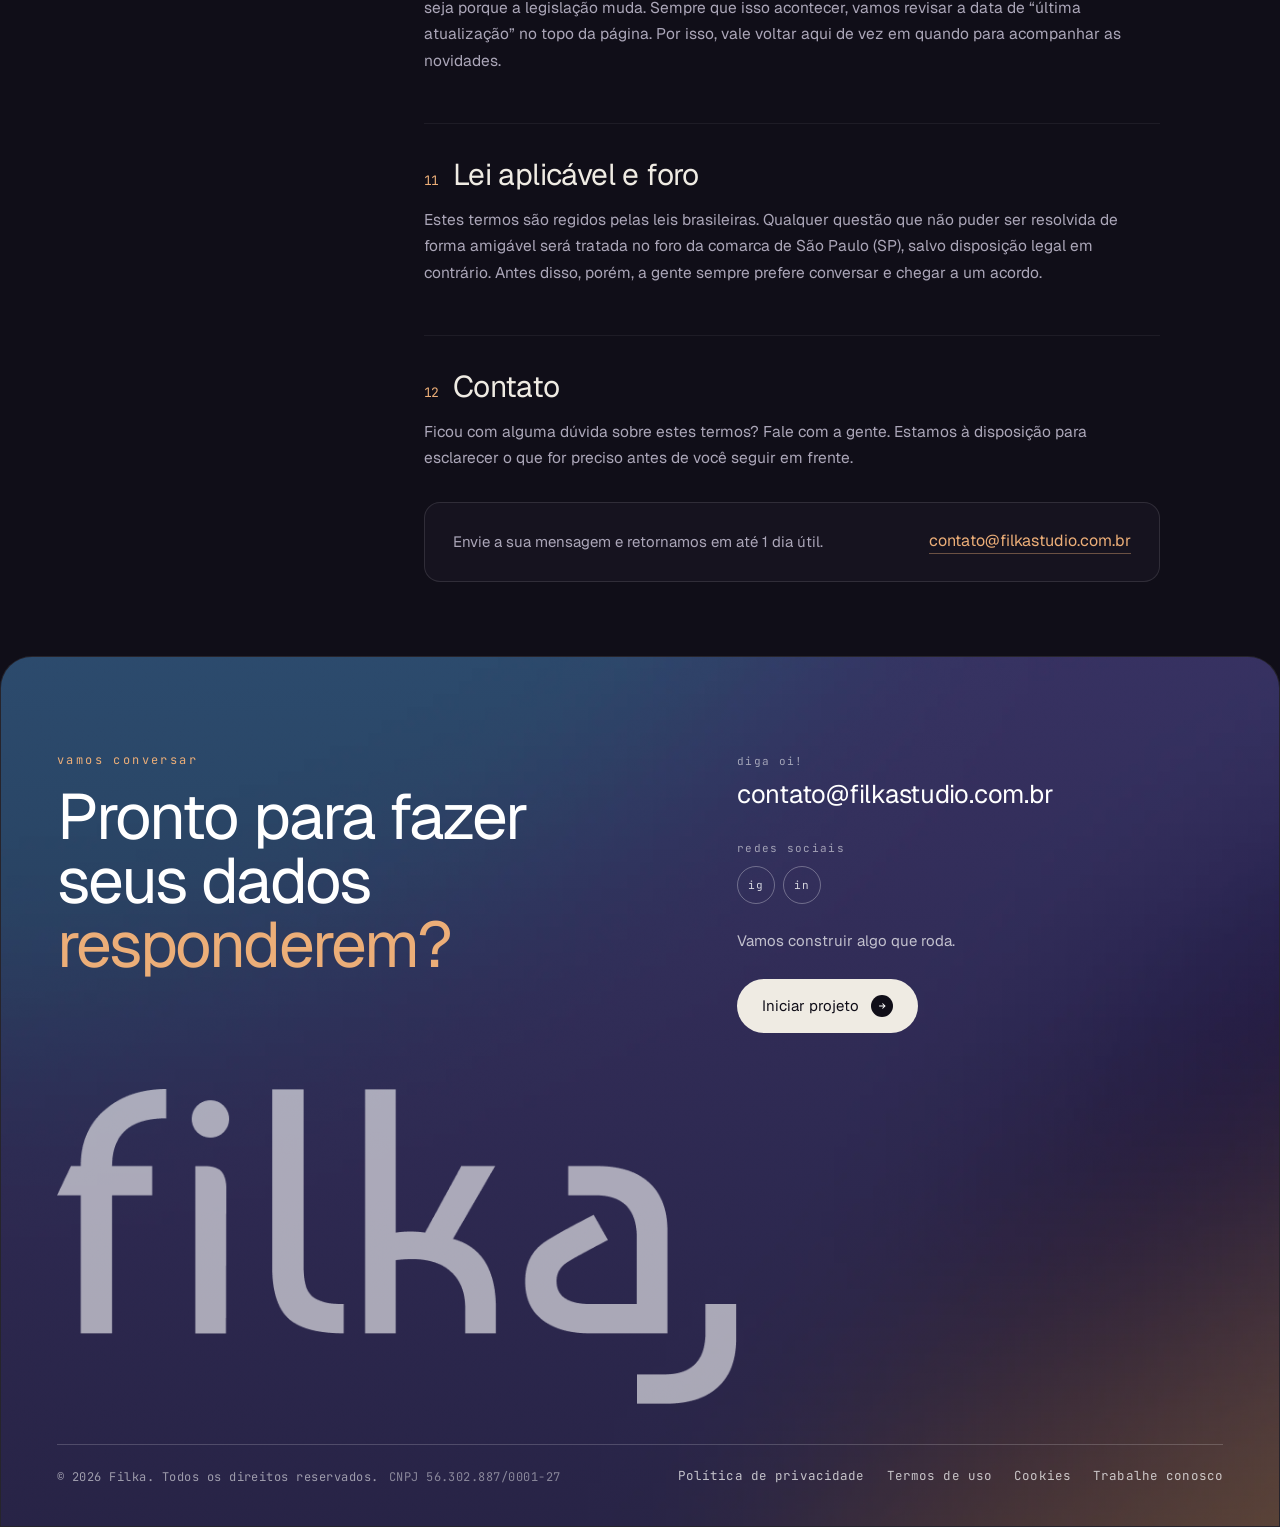
<file: termos.html>
<!doctype html>
<html lang="pt-BR">
<head>
<meta charset="utf-8" />
<meta name="viewport" content="width=device-width, initial-scale=1" />

<!-- Google tag (gtag.js) -->
<script async src="https://www.googletagmanager.com/gtag/js?id=G-RLH66K6Z4S"></script>
<script>
  window.dataLayer = window.dataLayer || [];
  function gtag(){dataLayer.push(arguments);}
  gtag('js', new Date());

  gtag('config', 'G-RLH66K6Z4S');
</script>

<title>Termos de Uso — Filka</title>
<meta name="description" content="As regras e condições para uso do site e dos serviços da Filka." />
<meta name="robots" content="noindex" />
<link rel="canonical" href="https://filkastudio.com.br/termos.html" />
<link rel="icon" href="favicon.ico" sizes="48x48" />
<link rel="icon" type="image/png" href="favicon-32x32.png" sizes="32x32" />
<link rel="icon" type="image/png" href="favicon-16x16.png" sizes="16x16" />
<link rel="icon" type="image/png" href="apple-touch-icon.png" sizes="180x180" />
<link rel="apple-touch-icon" href="apple-touch-icon.png" />
<link rel="preconnect" href="https://fonts.googleapis.com" />
<link rel="preconnect" href="https://fonts.gstatic.com" crossorigin />
<link href="https://fonts.googleapis.com/css2?family=Geist:wght@300;400;500;600&family=JetBrains+Mono:wght@400;500&family=Cabin:wght@400;500;600&family=Baumans&display=swap" rel="stylesheet" />
<link rel="stylesheet" href="css/styles.css" />
<link rel="stylesheet" href="css/filkai.css" />
<style>
  /* ===== Legal / policy page ===== */
  .legal-hero {
    position: relative; overflow: hidden;
    padding: 168px 0 66px; background: var(--paper);
    border-bottom: 1px solid var(--hairline-soft);
  }
  .legal-hero__tech {
    position: absolute; inset: 0; z-index: 0; pointer-events: none;
    background-image:
      linear-gradient(to right, rgba(255,255,255,.07) 1px, transparent 1px),
      linear-gradient(to bottom, rgba(255,255,255,.07) 1px, transparent 1px);
    background-size: 120px 120px; background-position: center; opacity: .5;
    -webkit-mask-image: radial-gradient(120% 120% at 80% 0%, #000 20%, transparent 78%);
    mask-image: radial-gradient(120% 120% at 80% 0%, #000 20%, transparent 78%);
  }
  .legal-hero__in { position: relative; z-index: 1; }
  .legal-hero h1 {
    font-family: var(--font-head); font-weight: 400; letter-spacing: -0.03em;
    font-size: clamp(38px, 6vw, 76px); line-height: 1; margin: 14px 0 0; max-width: 16ch;
  }
  .legal-hero h1 .grad-text { background: var(--grad-css); -webkit-background-clip: text; background-clip: text; color: transparent; }
  .legal-hero__meta {
    margin-top: 26px; display: flex; flex-wrap: wrap; gap: 10px 26px;
    font-family: var(--font-mono); font-size: 12px; letter-spacing: .04em;
    color: var(--ink-mute);
  }
  .legal-hero__meta b { color: var(--ink-soft); font-weight: 500; }

  .legal-wrap {
    display: grid; grid-template-columns: 240px 1fr; gap: 64px;
    max-width: 1120px; margin: 0 auto; padding: 74px 40px 40px;
  }
  @media (max-width: 860px) {
    .legal-wrap { grid-template-columns: 1fr; gap: 30px; padding: 44px 22px 20px; }
  }

  /* Table of contents */
  .legal-toc { position: sticky; top: 110px; align-self: start; }
  .legal-toc__lab {
    font-family: var(--font-mono); font-size: 11px; letter-spacing: .16em;
    text-transform: lowercase; color: var(--ink-mute); margin: 0 0 16px;
  }
  .legal-toc ol { list-style: none; margin: 0; padding: 0; counter-reset: toc; display: flex; flex-direction: column; gap: 3px; }
  .legal-toc a {
    display: flex; gap: 10px; align-items: baseline;
    padding: 7px 10px; border-radius: 8px;
    font-size: 13.5px; line-height: 1.35; color: var(--ink-soft);
    transition: background .2s, color .2s;
  }
  .legal-toc a::before {
    counter-increment: toc; content: counter(toc, decimal-leading-zero);
    font-family: var(--font-mono); font-size: 10.5px; color: var(--ink-mute); flex: none;
  }
  .legal-toc a:hover { background: rgba(255,255,255,.05); color: var(--ink); }
  .legal-toc a.active { background: rgba(236,174,120,.12); color: var(--filka-peach); }
  .legal-toc a.active::before { color: var(--filka-peach); }
  @media (max-width: 860px) {
    .legal-toc { position: static; border: 1px solid var(--hairline-soft); border-radius: 14px; padding: 20px; }
  }

  /* Article body */
  .legal-body { max-width: 68ch; }
  .legal-body .intro { font-size: clamp(16px, 1.5vw, 18.5px); line-height: 1.7; color: var(--ink-soft); margin: 0 0 8px; }
  .legal-sec { padding: 34px 0; border-top: 1px solid var(--hairline-soft); scroll-margin-top: 110px; }
  .legal-sec:first-of-type { border-top: none; padding-top: 6px; }
  .legal-sec h2 {
    font-family: var(--font-head); font-weight: 400; letter-spacing: -0.02em;
    font-size: clamp(23px, 2.6vw, 30px); line-height: 1.1; margin: 0 0 16px;
    display: flex; gap: 14px; align-items: baseline;
  }
  .legal-sec h2 .num { font-family: var(--font-mono); font-size: 13px; color: var(--filka-peach); flex: none; }
  .legal-sec h3 {
    font-family: var(--font-head); font-weight: 500; font-size: 16.5px;
    letter-spacing: -0.01em; margin: 24px 0 8px; color: var(--ink);
  }
  .legal-body p { font-size: 15.5px; line-height: 1.72; color: var(--ink-soft); margin: 0 0 14px; }
  .legal-body a { color: var(--filka-peach); text-decoration: none; border-bottom: 1px solid rgba(236,174,120,.35); }
  .legal-body a:hover { border-bottom-color: var(--filka-peach); }
  .legal-body strong { color: var(--ink); font-weight: 500; }
  .legal-body ul { margin: 6px 0 16px; padding: 0; list-style: none; display: flex; flex-direction: column; gap: 10px; }
  .legal-body ul li { position: relative; padding-left: 22px; font-size: 15.5px; line-height: 1.6; color: var(--ink-soft); }
  .legal-body ul li::before {
    content: ""; position: absolute; left: 4px; top: 10px;
    width: 5px; height: 5px; border-radius: 50%; background: var(--filka-peach); opacity: .8;
  }
  .legal-body ul li strong { color: var(--ink); }

  .legal-cta {
    margin-top: 30px; padding: 26px 28px; border-radius: 16px;
    border: 1px solid var(--hairline); background: var(--paper-soft);
    display: flex; flex-wrap: wrap; gap: 16px 26px; align-items: center; justify-content: space-between;
  }
  .legal-cta p { margin: 0; font-size: 15px; color: var(--ink-soft); }
  .legal-cta a.mail { color: var(--filka-peach); border-bottom: 1px solid rgba(236,174,120,.4); white-space: nowrap; }
</style>
</head>
<body>

<!-- Nav mount (injected by nav.js) -->
<div id="nav-mount"></div>

<section class="legal-hero" data-screen-label="Termos">
  <div class="legal-hero__tech" aria-hidden="true"></div>
  <div class="container legal-hero__in">
    <div class="eyebrow eyebrow--light">documento legal</div>
    <h1>Termos de <span class="grad-text">Uso</span></h1>
    <div class="legal-hero__meta">
      <span>Última atualização: <b>3 de julho de 2026</b></span>
      <span>Vigência: <b>imediata</b></span>
      <span>Aplicável a: <b>site e serviços Filka</b></span>
    </div>
  </div>
</section>

<div class="legal-wrap">
  <!-- TOC -->
  <nav class="legal-toc" aria-label="Índice">
    <p class="legal-toc__lab">nesta página</p>
    <ol>
      <li><a href="#aceitacao">Aceitação dos termos</a></li>
      <li><a href="#servicos">Nossos serviços</a></li>
      <li><a href="#responsabilidades">Responsabilidades do cliente</a></li>
      <li><a href="#propriedade">Propriedade intelectual</a></li>
      <li><a href="#portfolio">Uso da marca em portfólio</a></li>
      <li><a href="#pagamentos">Pagamentos e prazos</a></li>
      <li><a href="#limitacao">Limitação de responsabilidade</a></li>
      <li><a href="#confidencialidade">Confidencialidade</a></li>
      <li><a href="#rescisao">Rescisão</a></li>
      <li><a href="#alteracoes">Alterações destes termos</a></li>
      <li><a href="#foro">Lei aplicável e foro</a></li>
      <li><a href="#contato">Contato</a></li>
    </ol>
  </nav>

  <!-- Body -->
  <article class="legal-body">
    <p class="intro">
      Estes Termos de Uso reúnem as regras para navegar no site da <strong>Filka</strong> e para contratar
      os nossos serviços. Escrevemos tudo da forma mais direta possível, sem juridiquês desnecessário, para
      que fique claro o que você pode esperar da gente e o que a gente espera de você. Ao usar o site ou
      fechar um projeto conosco, você concorda com o que está aqui.
    </p>

    <section class="legal-sec" id="aceitacao">
      <h2><span class="num">01</span> Aceitação dos termos</h2>
      <p>
        Ao acessar este site ou contratar qualquer serviço da Filka, você declara que leu, entendeu e
        concorda com estes termos. Se você não concordar com algum ponto, é melhor não seguir com o uso do
        site nem com a contratação. Quando o serviço envolver uma proposta ou contrato específico, as
        condições daquele documento valem em conjunto com estes termos, e prevalecem em caso de conflito.
      </p>
    </section>

    <section class="legal-sec" id="servicos">
      <h2><span class="num">02</span> Nossos serviços</h2>
      <p>
        A <strong>Filka</strong> oferece serviços de engenharia de software, analytics, design digital e
        agentes de IA. O escopo, os prazos e os valores de cada trabalho são definidos caso a caso, na
        proposta que enviamos antes de começar. O conteúdo deste site tem caráter informativo e pode ser
        atualizado a qualquer momento, sem aviso prévio, conforme a nossa oferta evolui.
      </p>
    </section>

    <section class="legal-sec" id="responsabilidades">
      <h2><span class="num">03</span> Responsabilidades do cliente</h2>
      <p>
        Para que o trabalho flua bem, contamos com a sua colaboração. Isso inclui:
      </p>
      <ul>
        <li>Fornecer informações corretas, completas e no tempo combinado;</li>
        <li>Disponibilizar acessos, materiais e aprovações necessários para o andamento do projeto;</li>
        <li>Usar os nossos serviços e entregas de forma lícita e de acordo com estes termos;</li>
        <li>Garantir que possui os direitos sobre os conteúdos e as marcas que nos envia.</li>
      </ul>
      <p>
        Atrasos ou falta de retorno da sua parte podem afetar prazos e custos, sempre de forma transparente
        e comunicada com antecedência.
      </p>
    </section>

    <section class="legal-sec" id="propriedade">
      <h2><span class="num">04</span> Propriedade intelectual</h2>
      <p>
        As entregas finais de cada projeto passam a ser suas depois de quitado o pagamento acordado, salvo
        se a proposta disser algo diferente. Já os nossos métodos, ferramentas internas, componentes
        reutilizáveis e conhecimento acumulado continuam sendo da Filka, e podemos reaproveitá-los em outros
        trabalhos. A marca, o site e os materiais da própria Filka são protegidos e não podem ser copiados
        sem a nossa autorização.
      </p>
    </section>

    <section class="legal-sec" id="portfolio">
      <h2><span class="num">05</span> Uso da marca em portfólio</h2>
      <p>
        Temos orgulho do que construímos, e mostrar isso faz parte do nosso trabalho. Por isso, ao contratar
        a Filka, você concorda que <strong>podemos usar o nome, a logomarca e imagens da sua empresa</strong>
        para divulgar que prestamos serviço a você. Isso pode aparecer no nosso portfólio, no site, em cases,
        em apresentações comerciais e nas redes sociais, sempre de forma respeitosa e alinhada à sua marca.
      </p>
      <p>
        Nunca vamos divulgar informações confidenciais ou dados sensíveis do seu negócio nesse contexto: o
        uso se limita a identificar você como cliente e a apresentar, em linhas gerais, o que fizemos juntos.
        Se por algum motivo você preferir não aparecer, é só nos avisar por escrito, que respeitamos a sua
        decisão e retiramos a referência.
      </p>
    </section>

    <section class="legal-sec" id="pagamentos">
      <h2><span class="num">06</span> Pagamentos e prazos</h2>
      <p>
        As condições de pagamento, incluindo valores, parcelas e datas, ficam definidas na proposta de cada
        projeto. O início e a continuidade do trabalho podem depender da confirmação do pagamento nas etapas
        combinadas. Eventuais atrasos podem suspender as entregas até a regularização, sem prejuízo dos
        prazos já pactuados.
      </p>
    </section>

    <section class="legal-sec" id="limitacao">
      <h2><span class="num">07</span> Limitação de responsabilidade</h2>
      <p>
        A gente se dedica ao máximo para entregar um trabalho de qualidade, mas alguns fatores fogem do nosso
        controle. A Filka não se responsabiliza por prejuízos indiretos, lucros cessantes ou por problemas
        causados por serviços de terceiros, uso indevido das entregas ou informações incorretas fornecidas
        pelo cliente. O site é oferecido no estado em que se encontra, e não garantimos que estará sempre
        disponível ou livre de falhas.
      </p>
    </section>

    <section class="legal-sec" id="confidencialidade">
      <h2><span class="num">08</span> Confidencialidade</h2>
      <p>
        Tudo o que você compartilha conosco durante um projeto é tratado com sigilo. Só usamos essas
        informações para executar o trabalho combinado e não as repassamos a terceiros, exceto quando for
        indispensável para a entrega ou quando a lei exigir. Essa mesma discrição vale para os dois lados:
        esperamos que o material e o conhecimento que compartilhamos com você também sejam mantidos em
        confiança.
      </p>
    </section>

    <section class="legal-sec" id="rescisao">
      <h2><span class="num">09</span> Rescisão</h2>
      <p>
        Qualquer uma das partes pode encerrar o contrato nas condições previstas na proposta, mediante aviso
        por escrito. Em caso de encerramento, os valores referentes ao trabalho já realizado permanecem
        devidos. Também podemos suspender ou encerrar o acesso ao site e aos serviços se identificarmos uso
        indevido ou violação destes termos.
      </p>
    </section>

    <section class="legal-sec" id="alteracoes">
      <h2><span class="num">10</span> Alterações destes termos</h2>
      <p>
        De tempos em tempos, estes termos podem ser atualizados, seja porque mudamos algum processo, seja
        porque a legislação muda. Sempre que isso acontecer, vamos revisar a data de “última atualização” no
        topo da página. Por isso, vale voltar aqui de vez em quando para acompanhar as novidades.
      </p>
    </section>

    <section class="legal-sec" id="foro">
      <h2><span class="num">11</span> Lei aplicável e foro</h2>
      <p>
        Estes termos são regidos pelas leis brasileiras. Qualquer questão que não puder ser resolvida de
        forma amigável será tratada no foro da comarca de São Paulo (SP), salvo disposição legal em
        contrário. Antes disso, porém, a gente sempre prefere conversar e chegar a um acordo.
      </p>
    </section>

    <section class="legal-sec" id="contato">
      <h2><span class="num">12</span> Contato</h2>
      <p>
        Ficou com alguma dúvida sobre estes termos? Fale com a gente. Estamos à disposição para esclarecer o
        que for preciso antes de você seguir em frente.
      </p>
      <div class="legal-cta">
        <p>Envie a sua mensagem e retornamos em até 1 dia útil.</p>
        <a class="mail" href="mailto:contato@filkastudio.com.br">contato@filkastudio.com.br</a>
      </div>
    </section>
  </article>
</div>

<!-- Footer: same contact section as the home page -->
<section class="contact-section" id="contato">
  <div class="container">
    <div class="cta-box reveal">
      <div class="contact-top">
        <div class="contact-lead">
          <div class="eyebrow eyebrow--light">vamos conversar</div>
          <h2>Pronto para fazer seus dados <span class="contact-q">responderem?</span></h2>
        </div>
        <div class="contact-info">
          <div class="contact-info__item">
            <span class="contact-info__lab">diga oi!</span>
            <a class="contact-info__val" href="mailto:contato@filkastudio.com.br">contato@filkastudio.com.br</a>
          </div>
          <div class="contact-info__social">
            <span class="contact-info__lab">redes sociais</span>
            <div class="contact-social">
              <a href="https://www.instagram.com/filka.studio/" target="_blank" rel="noopener" aria-label="Instagram">ig</a>
              <a href="https://www.linkedin.com/company/filka/" target="_blank" rel="noopener" aria-label="LinkedIn">in</a>
            </div>
          </div>
          <p class="contact-info__note">Vamos construir algo que roda.</p>
          <a class="btn btn--light" href="contato.html">
            Iniciar projeto
            <span class="arrow"><svg width="10" height="10" viewBox="0 0 24 24" fill="none" stroke="currentColor" stroke-width="2.5"><path d="M5 12h14M13 6l6 6-6 6"/></svg></span>
          </a>
        </div>
      </div>

      <div class="contact-wordmark">
        <img src="assets/img/filka-wordmark-hq.png" alt="filka," />
      </div>

      <div class="contact-bottom">
        <span class="contact-bottom__legal">© 2026 Filka. Todos os direitos reservados. </span>
        <span class="contact-bottom__cnpj">CNPJ 56.302.887/0001-27</span>
        <div class="contact-links__group">
          <a href="privacidade.html">Política de privacidade</a>
          <a href="termos.html">Termos de uso</a>
          <a href="#" data-cookie-settings>Cookies</a>
          <a href="trabalhe.html">Trabalhe conosco</a>
        </div>
      </div>
    </div>
  </div>
</section>

<script src="js/nav.js" defer></script>
<script src="js/i18n.js" defer></script>
<script src="js/cookies.js" defer></script>
<script src="js/filkai.js" defer></script>
<script src="js/termos-i18n.js" defer></script>
</body>
</html>
</file>
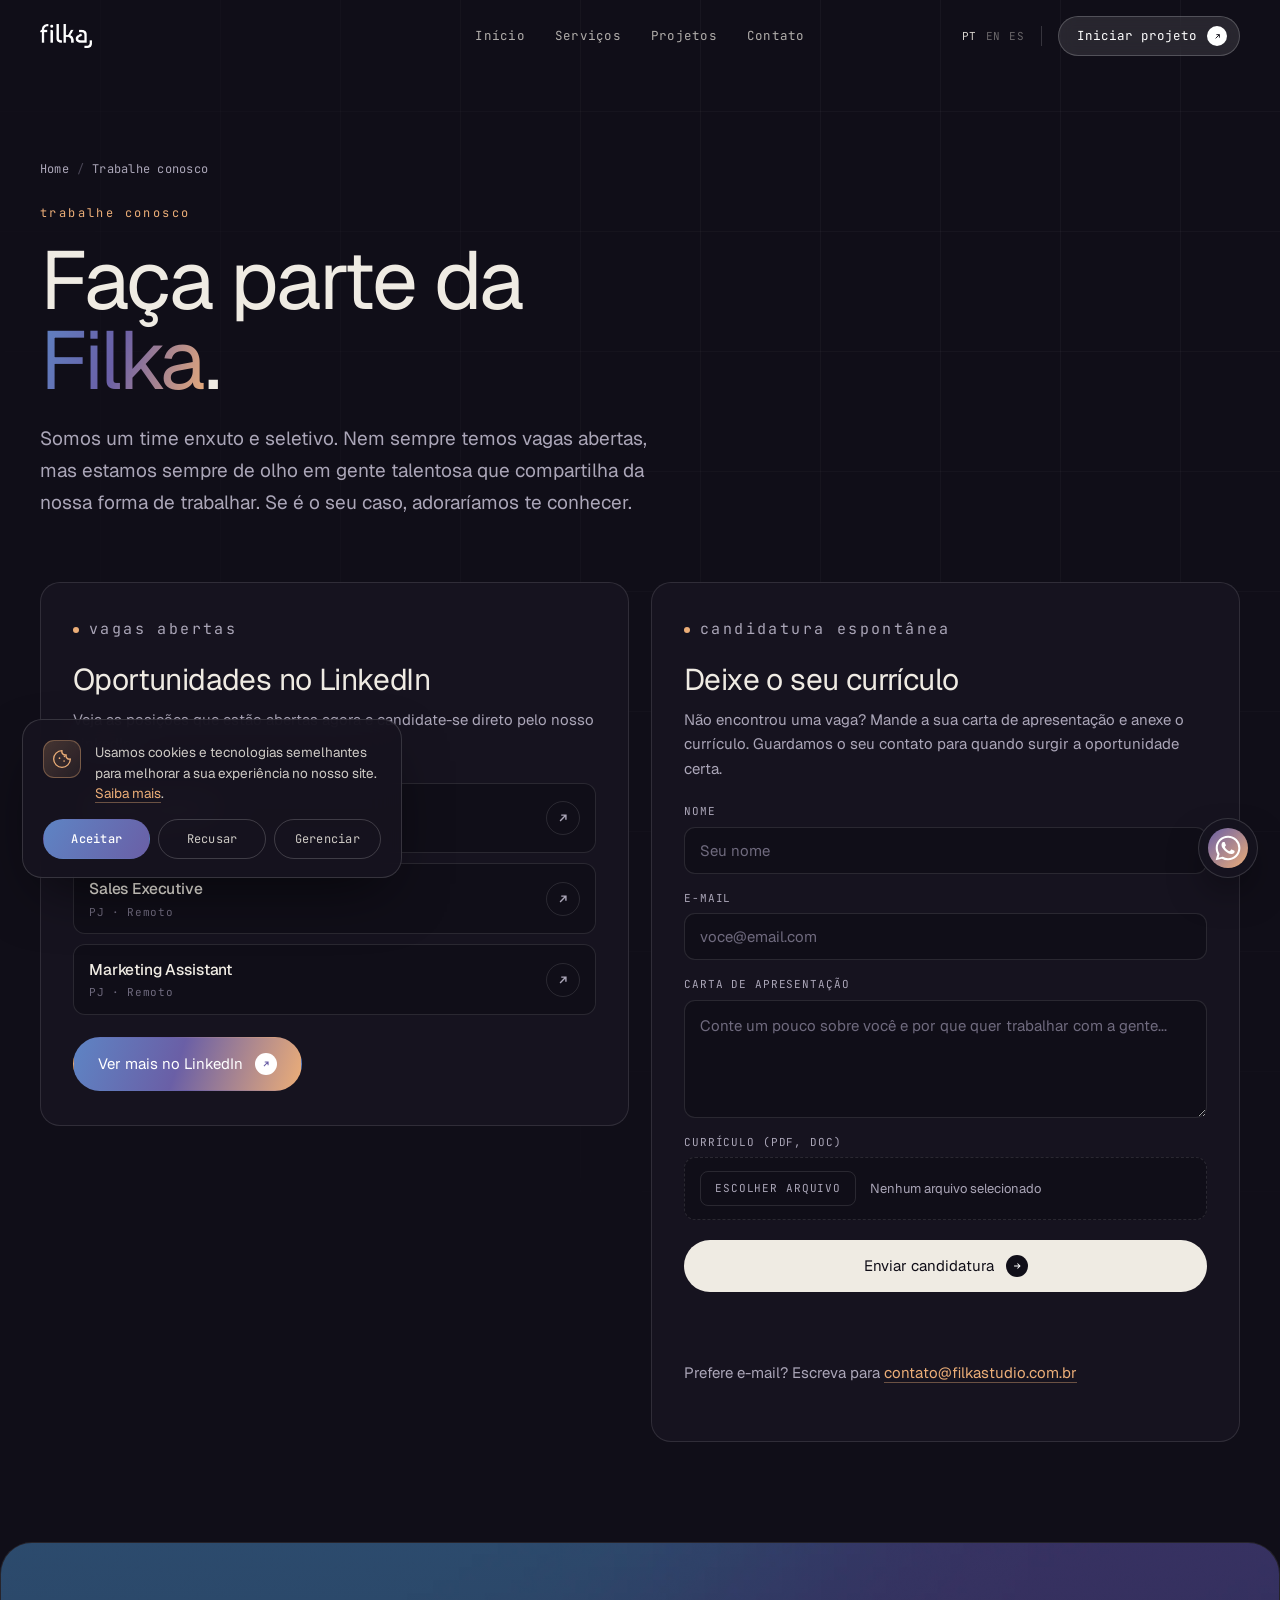
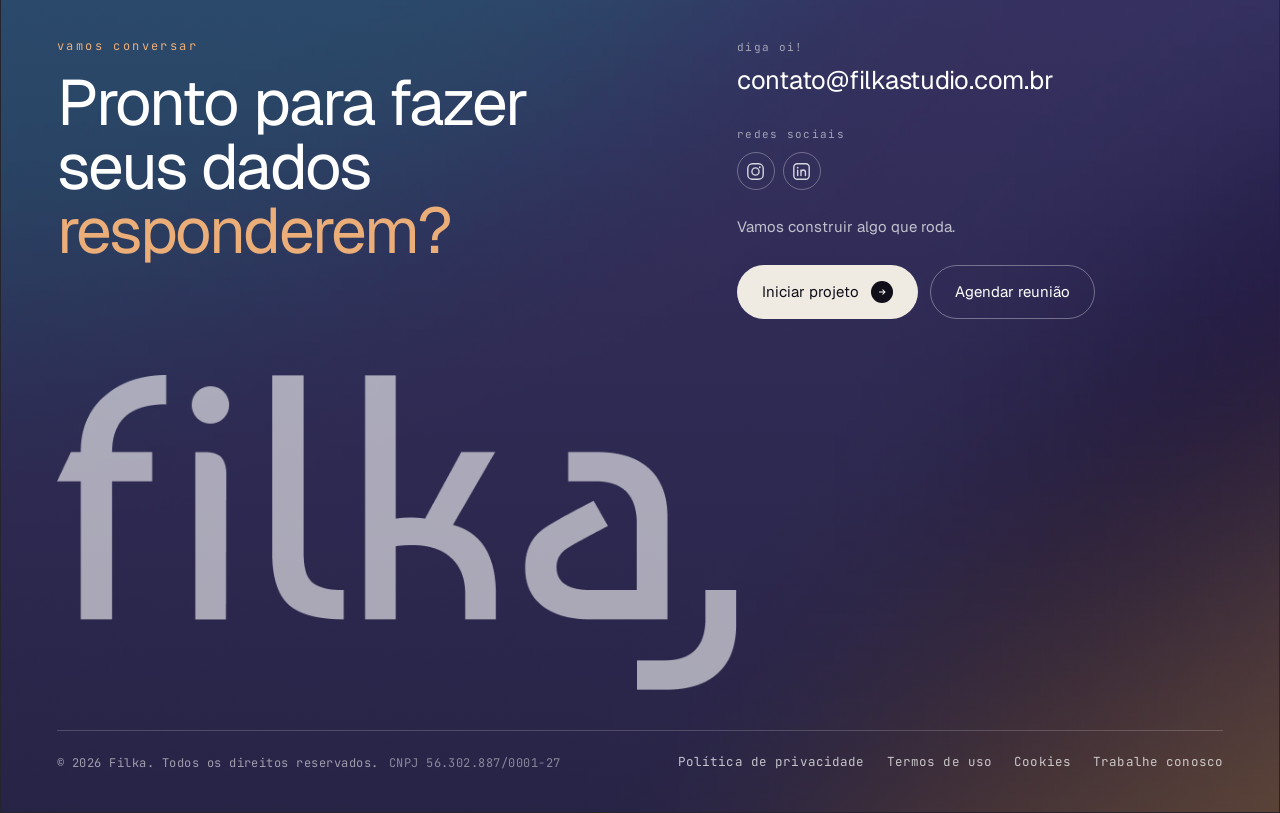
<file: trabalhe.html>
<!doctype html>
<html lang="pt-BR">
<head>
<meta charset="utf-8" />
<meta name="viewport" content="width=device-width, initial-scale=1" />

<!-- Google tag (gtag.js) -->
<script async src="https://www.googletagmanager.com/gtag/js?id=G-RLH66K6Z4S"></script>
<script>
  window.dataLayer = window.dataLayer || [];
  function gtag(){dataLayer.push(arguments);}
  gtag('js', new Date());

  gtag('config', 'G-RLH66K6Z4S');
</script>

<title>Trabalhe Conosco — Filka</title>
<meta name="description" content="Faça parte da Filka. Veja as vagas no LinkedIn ou envie uma candidatura espontânea com currículo." />
<meta name="robots" content="index, follow" />
<link rel="canonical" href="https://filkastudio.com.br/trabalhe.html" />
<meta property="og:url" content="https://filkastudio.com.br/trabalhe.html" />
<meta property="og:type" content="website" />
<meta property="og:title" content="Trabalhe Conosco — Filka" />
<meta property="og:description" content="Faça parte da Filka. Veja as vagas no LinkedIn ou envie uma candidatura espontânea com currículo." />
<meta property="og:image" content="https://filkastudio.com.br/assets/img/brand-bg.webp" />
<meta property="og:locale" content="pt_BR" />
<meta name="twitter:card" content="summary_large_image" />
<meta name="twitter:title" content="Trabalhe Conosco — Filka" />
<meta name="twitter:description" content="Faça parte da Filka. Veja as vagas no LinkedIn ou envie uma candidatura espontânea com currículo." />
<meta name="twitter:image" content="https://filkastudio.com.br/assets/img/brand-bg.webp" />
<script type="application/ld+json">
{
  "@context": "https://schema.org",
  "@type": "BreadcrumbList",
  "itemListElement": [
    { "@type": "ListItem", "position": 1, "name": "Home", "item": "https://filkastudio.com.br/" },
    { "@type": "ListItem", "position": 2, "name": "Trabalhe Conosco", "item": "https://filkastudio.com.br/trabalhe.html" }
  ]
}
</script>
<link rel="icon" href="favicon.ico" sizes="48x48" />
<link rel="icon" type="image/png" href="favicon-32x32.png" sizes="32x32" />
<link rel="icon" type="image/png" href="favicon-16x16.png" sizes="16x16" />
<link rel="icon" type="image/png" href="apple-touch-icon.png" sizes="180x180" />
<link rel="apple-touch-icon" href="apple-touch-icon.png" />
<link rel="preconnect" href="https://fonts.googleapis.com" />
<link rel="preconnect" href="https://fonts.gstatic.com" crossorigin />
<link href="https://fonts.googleapis.com/css2?family=Geist:wght@300;400;500;600&family=JetBrains+Mono:wght@400;500&family=Cabin:wght@400;500;600&family=Baumans&display=swap" rel="stylesheet" />
<link rel="stylesheet" href="css/styles.css" />
<link rel="stylesheet" href="css/filkai.css" />
<style>
  .careers {
    position: relative; overflow: hidden;
    padding: 160px 0 100px; background: var(--paper);
    min-height: calc(100vh - 60px);
  }
  .careers__tech {
    position: absolute; inset: 0; z-index: 0; pointer-events: none;
    background-image:
      linear-gradient(to right, rgba(255,255,255,.07) 1px, transparent 1px),
      linear-gradient(to bottom, rgba(255,255,255,.07) 1px, transparent 1px);
    background-size: 120px 120px; background-position: center; opacity: .5;
    -webkit-mask-image: radial-gradient(120% 120% at 80% 0%, #000 20%, transparent 78%);
    mask-image: radial-gradient(120% 120% at 80% 0%, #000 20%, transparent 78%);
  }
  .careers__in { position: relative; z-index: 1; }

  .careers__head { max-width: 620px; }
  .careers__head h1 {
    font-family: var(--font-head); font-weight: 400; letter-spacing: -0.03em;
    font-size: clamp(40px, 6.5vw, 82px); line-height: .98; margin: 16px 0 22px;
  }
  .careers__head h1 .grad-text { background: var(--grad-css); -webkit-background-clip: text; background-clip: text; color: transparent; }
  .careers__lede { font-size: clamp(16px, 1.5vw, 19px); line-height: 1.68; color: var(--ink-soft); margin: 0; }

  .careers__grid {
    margin-top: 64px; display: grid; grid-template-columns: 1fr 1fr; gap: 22px;
    align-items: start;
  }
  @media (max-width: 820px) { .careers__grid { grid-template-columns: 1fr; } }

  .ccard {
    border: 1px solid var(--hairline); border-radius: 20px;
    background: var(--paper-soft); padding: 34px 32px;
    display: flex; flex-direction: column;
  }
  .ccard__tag {
    font-family: var(--font-mono); font-size: 11px; letter-spacing: .16em;
    text-transform: lowercase; color: var(--ink-mute); margin: 0 0 14px;
    display: flex; align-items: center; gap: 10px;
  }
  .ccard__tag::before { content: ""; width: 6px; height: 6px; border-radius: 50%; background: var(--filka-peach); }
  .ccard h2 {
    font-family: var(--font-head); font-weight: 400; letter-spacing: -0.02em;
    font-size: clamp(22px, 2.6vw, 30px); line-height: 1.08; margin: 0 0 12px;
  }
  .ccard p { font-size: 15px; line-height: 1.62; color: var(--ink-soft); margin: 0 0 22px; }
  .ccard__spacer { flex: 1; }

  /* Job list (LinkedIn card) */
  .joblist { list-style: none; margin: 4px 0 0; padding: 0; display: flex; flex-direction: column; gap: 10px; }
  .job {
    display: flex; align-items: center; justify-content: space-between; gap: 14px;
    border: 1px solid var(--hairline); border-radius: 12px;
    background: var(--paper); padding: 13px 15px;
    transition: border-color .2s, background .2s, transform .2s;
  }
  .job:hover { border-color: rgba(236,174,120,.5); background: #14111d; transform: translateX(2px); }
  .job__info { display: flex; flex-direction: column; gap: 3px; min-width: 0; }
  .job__role { font-family: var(--font-head); font-weight: 500; font-size: 15.5px; letter-spacing: -0.01em; color: var(--ink); }
  .job__type { font-family: var(--font-mono); font-size: 11px; letter-spacing: .06em; color: var(--ink-mute); }
  .job__go {
    flex: none; width: 34px; height: 34px; border-radius: 50%;
    display: grid; place-items: center;
    color: var(--ink-soft); border: 1px solid var(--hairline);
    transition: color .2s, border-color .2s, background .2s;
  }
  .job:hover .job__go { color: var(--filka-peach); border-color: var(--filka-peach); }

  /* Form */
  .cform { display: flex; flex-direction: column; gap: 16px; }
  .cfield { display: flex; flex-direction: column; gap: 7px; }
  .cfield label {
    font-family: var(--font-mono); font-size: 11px; letter-spacing: .08em;
    text-transform: uppercase; color: var(--ink-soft);
  }
  .cfield input[type="text"],
  .cfield input[type="email"],
  .cfield textarea {
    width: 100%; background: var(--paper); color: var(--ink);
    border: 1px solid var(--hairline); border-radius: 11px;
    padding: 13px 15px; font-family: var(--font-body); font-size: 15px;
    transition: border-color .2s, background .2s; resize: vertical;
  }
  .cfield input:focus, .cfield textarea:focus {
    outline: none; border-color: var(--filka-peach); background: #14111d;
  }
  .cfield textarea { min-height: 118px; line-height: 1.55; }
  .cfield input::placeholder, .cfield textarea::placeholder { color: var(--ink-mute); }

  /* File input */
  .cfile {
    display: flex; align-items: center; gap: 14px; flex-wrap: wrap;
    border: 1px dashed var(--hairline); border-radius: 11px; padding: 13px 15px;
    background: var(--paper); transition: border-color .2s;
  }
  .cfile:hover { border-color: rgba(236,174,120,.5); }
  .cfile input[type="file"] { display: none; }
  .cfile__btn {
    font-family: var(--font-mono); font-size: 12px; letter-spacing: .04em;
    color: var(--ink); border: 1px solid var(--hairline); border-radius: 8px;
    padding: 8px 14px; cursor: pointer; white-space: nowrap; transition: background .2s, border-color .2s;
  }
  .cfile__btn:hover { background: rgba(255,255,255,.06); border-color: rgba(255,255,255,.4); }
  .cfile__name { font-size: 13px; color: var(--ink-soft); overflow: hidden; text-overflow: ellipsis; white-space: nowrap; }

  .cform__submit {
    margin-top: 4px; width: 100%; justify-content: center; cursor: pointer;
    border: none; font-family: var(--font-body);
  }
  .cform__note {
    font-size: 12.5px; line-height: 1.5; color: var(--ink-mute); margin: 4px 0 0;
  }
  .cform__note a { color: var(--filka-peach); border-bottom: 1px solid rgba(236,174,120,.4); }
  .cform__msg { font-size: 13.5px; margin: 4px 0 0; min-height: 1em; }

  .ccard--success { align-items: flex-start; justify-content: center; }
  .ccard[hidden] { display: none !important; }
  .csuccess__icon {
    width: 52px; height: 52px; border-radius: 50%; display: grid; place-items: center;
    background: rgba(236,174,120,.14); color: var(--filka-peach); margin: 0 0 18px;
  }
  .csuccess h2 { margin: 0 0 10px; }
  .csuccess p { margin: 0; }

  @media (max-width: 640px) {
    .careers { padding: 130px 0 70px; }
    .ccard { padding: 28px 22px; }
  }
</style>
</head>
<body>

<!-- Nav mount (injected by nav.js) -->
<div id="nav-mount"></div>

<section class="careers" data-screen-label="Trabalhe Conosco">
  <div class="careers__tech" aria-hidden="true"></div>
  <div class="container careers__in">
    <div class="careers__head">
      <nav class="breadcrumb" aria-label="breadcrumb">
        <a href="index.html">Home</a><span class="breadcrumb__sep">/</span><span class="breadcrumb__current">Trabalhe conosco</span>
      </nav>
      <div class="eyebrow eyebrow--light">trabalhe conosco</div>
      <h1>Faça parte da <span class="grad-text">Filka</span>.</h1>
      <p class="careers__lede">
        Somos um time enxuto e seletivo. Nem sempre temos vagas abertas, mas estamos sempre de olho em gente
        talentosa que compartilha da nossa forma de trabalhar. Se é o seu caso, adoraríamos te conhecer.
      </p>
    </div>

    <div class="careers__grid">
      <!-- Path A: LinkedIn -->
      <div class="ccard">
        <p class="ccard__tag">vagas abertas</p>
        <h2>Oportunidades no LinkedIn</h2>
        <p>Veja as posições que estão abertas agora e candidate-se direto pelo nosso LinkedIn.</p>

        <ul class="joblist">
          <li class="job">
            <div class="job__info">
              <span class="job__role">Software Engineer</span>
              <span class="job__type">PJ · Remoto</span>
            </div>
            <a class="job__go" href="https://www.linkedin.com/company/filka/jobs/" target="_blank" rel="noopener" aria-label="Ver vaga Software Engineer no LinkedIn">
              <svg width="14" height="14" viewBox="0 0 24 24" fill="none" stroke="currentColor" stroke-width="2.4"><path d="M7 17L17 7M9 7h8v8"/></svg>
            </a>
          </li>
          <li class="job">
            <div class="job__info">
              <span class="job__role">Sales Executive</span>
              <span class="job__type">PJ · Remoto</span>
            </div>
            <a class="job__go" href="https://www.linkedin.com/company/filka/jobs/" target="_blank" rel="noopener" aria-label="Ver vaga Sales Executive no LinkedIn">
              <svg width="14" height="14" viewBox="0 0 24 24" fill="none" stroke="currentColor" stroke-width="2.4"><path d="M7 17L17 7M9 7h8v8"/></svg>
            </a>
          </li>
          <li class="job">
            <div class="job__info">
              <span class="job__role">Marketing Assistant</span>
              <span class="job__type">PJ · Remoto</span>
            </div>
            <a class="job__go" href="https://www.linkedin.com/company/filka/jobs/" target="_blank" rel="noopener" aria-label="Ver vaga Marketing Assistant no LinkedIn">
              <svg width="14" height="14" viewBox="0 0 24 24" fill="none" stroke="currentColor" stroke-width="2.4"><path d="M7 17L17 7M9 7h8v8"/></svg>
            </a>
          </li>
        </ul>

        <a class="btn btn--accent" href="https://www.linkedin.com/company/filka/jobs/" target="_blank" rel="noopener" style="align-self: flex-start; margin-top: 22px;">
          Ver mais no LinkedIn
          <span class="arrow"><svg width="10" height="10" viewBox="0 0 24 24" fill="none" stroke="currentColor" stroke-width="2.5"><path d="M7 17L17 7M9 7h8v8"/></svg></span>
        </a>
      </div>

      <!-- Path B: Spontaneous application -->
      <div class="ccard" id="applyCard">
        <p class="ccard__tag">candidatura espontânea</p>
        <h2>Deixe o seu currículo</h2>
        <p>Não encontrou uma vaga? Mande a sua carta de apresentação e anexe o currículo. Guardamos o seu contato para quando surgir a oportunidade certa.</p>

        <form class="cform" id="applyForm"
              action="https://formsubmit.co/598d47c55ca92fb3e9b67093c21d1260"
              method="POST" enctype="multipart/form-data">
          <input type="hidden" name="_subject" value="Nova candidatura — Trabalhe Conosco (Filka)" />
          <input type="hidden" name="_captcha" value="false" />
          <input type="hidden" name="_template" value="table" />
          <input type="hidden" name="_next" id="applyNext" value="" />

          <div class="cfield">
            <label for="cand-nome">Nome</label>
            <input type="text" id="cand-nome" name="Nome" placeholder="Seu nome" required />
          </div>
          <div class="cfield">
            <label for="cand-email">E-mail</label>
            <input type="email" id="cand-email" name="E-mail" placeholder="voce@email.com" required
                   pattern="[^@\s]+@[^@\s]+\.[^@\s]+"
                   oninvalid="this.setCustomValidity(({en:'Enter a valid email, e.g.: you@email.com',es:'Escribe un correo válido, por ejemplo: tu@email.com'}[localStorage.getItem('filka-lang')])||'Digite um e-mail válido, por exemplo: voce@email.com')"
                   oninput="this.setCustomValidity('')" />
          </div>
          <div class="cfield">
            <label for="cand-carta">Carta de apresentação</label>
            <textarea id="cand-carta" name="Carta de apresentação" placeholder="Conte um pouco sobre você e por que quer trabalhar com a gente..." required></textarea>
          </div>
          <div class="cfield">
            <label for="cand-cv">Currículo (PDF, DOC)</label>
            <div class="cfile">
              <label class="cfile__btn" for="cand-cv">Escolher arquivo</label>
              <input type="file" id="cand-cv" name="Currículo" accept=".pdf,.doc,.docx" />
              <span class="cfile__name" id="cvName">Nenhum arquivo selecionado</span>
            </div>
          </div>

          <button type="submit" class="btn btn--light cform__submit" id="applySubmit">
            <span class="cform__submit-label">Enviar candidatura</span>
            <span class="arrow"><svg width="10" height="10" viewBox="0 0 24 24" fill="none" stroke="currentColor" stroke-width="2.5"><path d="M5 12h14M13 6l6 6-6 6"/></svg></span>
          </button>
          <p class="cform__msg" id="applyMsg"></p>
          <p class="cform__note">Prefere e-mail? Escreva para <a href="mailto:contato@filkastudio.com.br">contato@filkastudio.com.br</a></p>
        </form>
      </div>

      <!-- Success state (hidden until sent) -->
      <div class="ccard ccard--success csuccess" id="applySuccess" hidden style="grid-column: 2;">
        <div class="csuccess__icon">
          <svg width="26" height="26" viewBox="0 0 24 24" fill="none" stroke="currentColor" stroke-width="2.2" stroke-linecap="round" stroke-linejoin="round"><path d="M20 6L9 17l-5-5"/></svg>
        </div>
        <h2>Candidatura enviada!</h2>
        <p>Obrigado pelo interesse! Recebemos a sua candidatura e vamos guardar o seu contato com carinho.</p>
      </div>
    </div>
  </div>
</section>

<!-- Footer mount (injected by nav.js) -->
<div id="footer-mount"></div>

<script src="js/nav.js" defer></script>
<script src="js/i18n.js" defer></script>
<script src="js/cookies.js" defer></script>
<script src="js/filkai.js" defer></script>
<script>
  (function () {
    const form = document.getElementById('applyForm');
    const fileInput = document.getElementById('cand-cv');
    const fileName = document.getElementById('cvName');
    const nextField = document.getElementById('applyNext');
    const card = document.getElementById('applyCard');
    const success = document.getElementById('applySuccess');

    // Show chosen file name
    if (fileInput) fileInput.addEventListener('change', () => {
      fileName.textContent = fileInput.files && fileInput.files[0]
        ? fileInput.files[0].name
        : (localStorage.getItem('filka-lang') === 'en' ? 'No file selected'
          : localStorage.getItem('filka-lang') === 'es' ? 'Ningún archivo seleccionado'
          : 'Nenhum arquivo selecionado');
    });

    // FormSubmit needs an absolute _next URL; build it at runtime so it works once deployed
    if (nextField) {
      const base = location.origin + location.pathname;
      nextField.value = base + '?enviado=1';
    }

    // After redirect back, show the success state
    if (new URLSearchParams(location.search).get('enviado') === '1') {
      if (card) card.hidden = true;
      if (success) { success.hidden = false; success.style.gridColumn = ''; }
      history.replaceState(null, '', location.pathname);
    }
  })();
</script>
</body>
</html>
</file>
<file: css/styles.css>
/* =========================================
   Filka — Design System (Dark Editorial)
   New IDV: blue → indigo → peach gradient
   ========================================= */
:root {
  /* Brand accents (lifted for legibility on dark) */
  --filka-blue:      #7BA0E0;
  --filka-blue-deep: #5E84C4;
  --filka-blue-soft: rgba(123,160,224,.14);
  --filka-navy:      #1C1828;
  --filka-navy-deep: #0B0912;
  --filka-indigo:    #8A7CD8;
  --filka-peach:     #ECAE78;
  --filka-peach-soft:#F2C79C;

  /* Gradient stops (the IDV mesh) */
  --grad-blue:  #5E84C4;
  --grad-teal:  #6A5FA6;   /* indigo */
  --grad-mint:  #ECAE78;   /* peach */
  --grad-css:   linear-gradient(108deg, #5E84C4 0%, #6A5FA6 46%, #ECAE78 100%);

  /* Stat block colors */
  --block-blue:  #5E84C4;
  --block-teal:  #6A5FA6;
  --block-paper: #ECE7DE;   /* warm light panel for contrast */
  --block-ink:   #0B0912;

  /* Surfaces (dark) */
  --paper:        #100E18;   /* base background */
  --paper-soft:   #16131F;   /* raised section */
  --paper-deep:   #1C1828;   /* card */
  --paper-card:   #1A1726;
  --ink:          #EFEBE3;   /* primary text (warm off-white) */
  --ink-soft:     #ABA6B8;   /* muted */
  --ink-mute:     #6F6A7E;   /* faint */
  --ink-true:     #100E18;   /* true dark, for text on light chips */
  --hairline:     rgba(255,255,255,.11);
  --hairline-soft:rgba(255,255,255,.06);

  /* Type */
  --font-sans:  'Geist', 'Helvetica Neue', system-ui, -apple-system, sans-serif;
  --font-body:  'Geist', 'Inter', system-ui, -apple-system, sans-serif;
  --font-head:  'Geist', 'Helvetica Neue', system-ui, sans-serif;
  --font-mono:  'JetBrains Mono', 'Geist Mono', ui-monospace, monospace;
  --font-serif: 'Geist', 'Helvetica Neue', sans-serif;

  --ease: cubic-bezier(.6,.2,.1,1);

  --r-sm: 10px; --r-md: 16px; --r-lg: 22px; --r-xl: 32px;
}

* { box-sizing: border-box; }
html, body { margin: 0; padding: 0; }
html { background: var(--paper); overflow-x: clip; max-width: 100%; }
body {
  font-family: var(--font-body);
  color: var(--ink);
  background: var(--paper);
  -webkit-font-smoothing: antialiased;
  -moz-osx-font-smoothing: grayscale;
  line-height: 1.5;
  overflow-x: clip;
}
::selection { background: var(--filka-peach); color: #1a1320; }

/* Custom cursor removed — visitors keep their default system cursor. */

a { color: inherit; text-decoration: none; }
img { max-width: 100%; display: block; }
button { font-family: inherit; cursor: pointer; }
em, i { font-style: normal; }

/* =========================================
   Layout
   ========================================= */
.container { max-width: 1320px; margin: 0 auto; padding: 0 40px; }
@media (max-width: 760px) { .container { padding: 0 22px; } }

.section { padding: 130px 0; position: relative; }
.section--tight { padding: 90px 0; position: relative; }
.section--paper { background: var(--paper-soft); }
.section--dark { background: var(--block-ink); }

.divider { height: 1px; background: var(--hairline-soft); }

/* =========================================
   Live project showcase (iframe previews)
   ========================================= */
.showcase { display: grid; grid-template-columns: repeat(3, 1fr); gap: 22px; margin-top: 8px; }
@media (max-width: 900px) { .showcase { grid-template-columns: 1fr 1fr; } }
@media (max-width: 620px) { .showcase { grid-template-columns: 1fr; } }
.showcase-card {
  display: flex; flex-direction: column;
  border: 1px solid var(--hairline); border-radius: var(--r-lg, 20px);
  overflow: hidden; background: var(--paper-card); color: var(--ink);
  transition: transform .35s var(--ease), border-color .35s, box-shadow .35s;
}
.showcase-card:hover { transform: translateY(-4px); border-color: rgba(236,174,120,.5); box-shadow: 0 26px 50px -22px rgba(0,0,0,.6); }
.showcase-card__frame {
  position: relative; width: 100%; aspect-ratio: 4 / 3; overflow: hidden;
  border-bottom: 1px solid var(--hairline); background: var(--paper-soft);
  --s: 0.4;
}
.showcase-card__frame iframe {
  position: absolute; top: 0; left: 0; border: 0;
  width: calc(100% / var(--s)); height: calc(100% / var(--s));
  transform: scale(var(--s)); transform-origin: 0 0;
  pointer-events: none;
}
/* Transparent overlay keeps the card clickable over the iframe */
.showcase-card__frame::after { content: ""; position: absolute; inset: 0; z-index: 1; }
.showcase-card__meta {
  display: flex; align-items: center; justify-content: space-between; gap: 14px;
  padding: 18px 20px;
}
.showcase-card__name { font-family: var(--font-head); font-weight: 500; font-size: 18px; letter-spacing: -0.01em; }
.showcase-card__tag { font-family: var(--font-mono); font-size: 11px; letter-spacing: .06em; color: var(--ink-mute); display: block; margin-top: 3px; }
.showcase-card__arrow {
  width: 42px; height: 42px; border-radius: 50%; flex: none;
  display: grid; place-items: center; color: var(--ink);
  border: 1px solid var(--hairline);
  transition: transform .35s var(--ease), background .3s, color .3s, border-color .3s;
}
.showcase-card:hover .showcase-card__arrow { background: var(--filka-peach); color: var(--ink-true); border-color: var(--filka-peach); transform: rotate(0) translate(2px, -2px); }
.showcase__more { display: flex; justify-content: center; gap: 14px; flex-wrap: wrap; margin-top: 44px; }

/* Project preview modal */
.pmodal { position: fixed; inset: 0; z-index: 1000; display: none; }
.pmodal.open { display: block; }
.pmodal__backdrop { position: absolute; inset: 0; background: rgba(8,6,14,.72); backdrop-filter: blur(6px); -webkit-backdrop-filter: blur(6px); opacity: 0; transition: opacity .3s var(--ease); }
.pmodal.open .pmodal__backdrop { opacity: 1; }
.pmodal__dialog {
  position: absolute; top: 50%; left: 50%; transform: translate(-50%, -46%);
  width: min(1160px, 94vw); height: min(760px, 88vh);
  display: flex; flex-direction: column;
  background: var(--paper-card); border: 1px solid var(--hairline);
  border-radius: 18px; overflow: hidden;
  box-shadow: 0 40px 90px -30px rgba(0,0,0,.7);
  opacity: 0; transition: opacity .3s var(--ease), transform .3s var(--ease);
}
.pmodal.open .pmodal__dialog { opacity: 1; transform: translate(-50%, -50%); }
.pmodal__bar {
  display: flex; align-items: center; justify-content: space-between; gap: 16px;
  padding: 13px 16px 13px 20px; border-bottom: 1px solid var(--hairline);
  background: var(--paper-soft); flex: none;
}
.pmodal__title { font-family: var(--font-head); font-weight: 500; font-size: 16px; letter-spacing: -0.01em; color: var(--ink); }
.pmodal__actions { display: flex; align-items: center; gap: 10px; }
.pmodal__ext {
  font-family: var(--font-mono); font-size: 12px; letter-spacing: .02em;
  color: var(--ink-soft); border: 1px solid var(--hairline); border-radius: 999px;
  padding: 7px 13px; display: inline-flex; align-items: center; gap: 7px;
  transition: color .2s, border-color .2s, background .2s;
}
.pmodal__ext:hover { color: var(--filka-peach); border-color: var(--filka-peach); }
.pmodal__ext[disabled] { opacity: .45; cursor: not-allowed; }
.pmodal__ext[disabled]:hover { color: var(--ink-soft); border-color: var(--hairline); }
.pmodal__close {
  width: 36px; height: 36px; border-radius: 50%; flex: none; cursor: pointer;
  display: grid; place-items: center; color: var(--ink);
  background: rgba(255,255,255,.06); border: 1px solid var(--hairline);
  transition: background .2s, border-color .2s, transform .2s;
}
.pmodal__close:hover { background: rgba(255,255,255,.12); border-color: rgba(255,255,255,.35); transform: rotate(90deg); }
.pmodal__frame { flex: 1; position: relative; background: var(--paper-soft); }
.pmodal__frame iframe { position: absolute; inset: 0; width: 100%; height: 100%; border: 0; }
@media (max-width: 640px) {
  .pmodal__dialog { width: 100vw; height: 100vh; border-radius: 0; top: 0; left: 0; transform: none; }
  .pmodal.open .pmodal__dialog { transform: none; }
}

/* =========================================
   Typography
   ========================================= */
.display, .h1, .h2, .h3 { font-family: var(--font-head); font-weight: 400; }
.h1 { font-size: clamp(48px, 7vw, 110px); letter-spacing: -0.04em; line-height: 0.94; }
.h2 { font-size: clamp(34px, 5vw, 72px); letter-spacing: -0.03em; line-height: 1.0; }
.h3 { font-size: clamp(22px, 2.4vw, 34px); letter-spacing: -0.02em; line-height: 1.12; }

.lede { font-size: clamp(17px, 1.3vw, 20px); color: var(--ink-soft); line-height: 1.6; max-width: 580px; }

.eyebrow {
  font-family: var(--font-mono);
  font-size: 12px; letter-spacing: .2em; text-transform: lowercase;
  color: var(--ink-soft);
  display: inline-flex; align-items: center; gap: 14px; font-weight: 400;
}
.eyebrow::before {
  content: ""; width: 26px; height: 1px;
  background: linear-gradient(90deg, var(--filka-peach), transparent);
}
.eyebrow--light { color: rgba(255,255,255,.75); }

h1, h2, h3, h4, h5, h6, b, strong { font-weight: 400; }
h1 em, h2 em, h3 em { color: inherit; font-family: inherit; }

.grad-text {
  background: var(--grad-css);
  -webkit-background-clip: text; background-clip: text; color: transparent;
}

/* ===== Hand-drawn highlight scribble ===== */
.scribble { position: relative; display: inline-block; isolation: isolate; padding: 0 0.08em; white-space: nowrap; }
.scribble::after {
  content: ""; position: absolute; inset: -10% -6% -14% -6%;
  background-image: url("data:image/svg+xml;utf8,<svg xmlns='http://www.w3.org/2000/svg' viewBox='0 0 240 80' preserveAspectRatio='none' fill='none'><path d='M24,44 C18,14 86,6 132,8 C200,10 236,22 232,42 C230,68 160,74 88,68 C28,62 6,50 14,36 C20,24 36,18 54,16' stroke='%23ECAE78' stroke-width='3.2' stroke-linecap='round' stroke-linejoin='round'/></svg>");
  background-repeat: no-repeat; background-size: 100% 100%;
  pointer-events: none; z-index: -1; transform: rotate(-1deg);
}
.scribble--loop::after {
  inset: -30% -5% -34% -5%; transform: rotate(0deg);
  background-image: url("data:image/svg+xml;utf8,<svg xmlns='http://www.w3.org/2000/svg' viewBox='0 0 611 91' preserveAspectRatio='none' fill='none'><path d='M481 73.7302C431.452 78.3085 370.891 81 305.5 81C137.882 81 2 63.3152 2 41.5C2 19.6848 137.882 2 305.5 2C473.118 2 609 19.6848 609 41.5C609 63.3152 520.958 81.3428 443.5 88.5' stroke='%23ECAE78' stroke-width='4'/></svg>");
}
/* Underline swoosh (hand-drawn brush stroke, sits below the word) */
.scribble--underline::after {
  inset: 88% -5% auto -5%; height: 0.5em; transform: rotate(0deg);
  background-position: bottom; background-size: 100% 100%;
  background-image: url("data:image/svg+xml;utf8,<svg xmlns='http://www.w3.org/2000/svg' viewBox='0 0 261 30' preserveAspectRatio='none' fill='none'><path d='M2 8.64752C143.122 -6.30936 289.758 8.64744 253.374 8.64752C216.991 8.6476 2.82689 16.8568 19.3647 19.7892C35.9025 22.7217 51.0621 23.3081 65.9461 28' stroke='%23ECAE78' stroke-width='4' stroke-linecap='round'/></svg>");
}

/* =========================================
   Nav (dark, translucent)
   ========================================= */
.nav {
  position: fixed; top: 0; left: 0; right: 0; z-index: 50;
  padding: 16px max(40px, calc((100% - 1320px) / 2 + 40px));
  display: flex; align-items: center; justify-content: space-between;
  transition: background .35s, border-color .35s, padding .35s;
  border-bottom: 1px solid transparent;
  color: var(--ink);
}
.nav.scrolled {
  background: rgba(16,14,24,.72);
  backdrop-filter: blur(18px) saturate(150%);
  -webkit-backdrop-filter: blur(18px) saturate(150%);
  border-bottom-color: var(--hairline-soft);
  padding: 10px max(40px, calc((100% - 1320px) / 2 + 40px));
}
.nav__brand { display: flex; align-items: center; gap: 10px; }
.nav__brand img { height: 24px; width: auto; display: block; }

.nav__right { display: flex; align-items: center; gap: 0; }

.nav__menu {
  display: flex; gap: 2px; align-items: center; font-family: var(--font-mono);
  position: absolute; left: 50%; transform: translateX(-50%);
}
.nav__menu a {
  font-size: 12.5px; padding: 8px 14px; border-radius: 999px;
  color: inherit; transition: background .2s, opacity .2s;
  letter-spacing: .02em; position: relative; opacity: .72; white-space: nowrap;
}
.nav__menu a:hover { background: rgba(255,255,255,.08); opacity: 1; }
.nav__menu a.active { opacity: 1; }
.nav__menu a.active::after {
  content:""; position:absolute; left: 50%; bottom: 3px;
  width: 4px; height: 4px; border-radius: 50%; background: var(--filka-peach);
  transform: translateX(-50%);
}

/* Language switch — discreet setting, sits before the CTA */
.nav__lang {
  display: flex; align-items: center; gap: 7px;
  font-family: var(--font-mono); font-size: 11px;
  margin-left: 14px;
  margin-right: 16px;
  padding-right: 16px;
  border-right: 1px solid rgba(255,255,255,.16);
}
.nav__lang button {
  background: none; border: none; color: inherit; cursor: pointer;
  font: inherit; padding: 2px 1px; opacity: .4; letter-spacing: .03em;
  transition: opacity .2s;
}
.nav__lang button:hover { opacity: .75; }
.nav__lang button.active { opacity: .9; }
@media (max-width: 920px) { .nav__lang { display: none; } }

.mobile-sheet__lang {
  display: flex; gap: 16px; font-family: var(--font-mono); font-size: 14px;
  padding-top: 8px; border-top: 1px solid rgba(255,255,255,.12); margin-top: 8px;
}
.mobile-sheet__lang button {
  background: none; border: none; color: inherit; cursor: pointer;
  font: inherit; opacity: .55; padding: 0;
}
.mobile-sheet__lang button.active { opacity: 1; font-weight: 600; }

.nav__cta {
  display: inline-flex; align-items: center; gap: 10px;
  padding: 9px 12px 9px 18px; border-radius: 999px;
  font-size: 12.5px; font-family: var(--font-mono);
  background: rgba(255,255,255,.10);
  color: #fff; border: 1px solid rgba(255,255,255,.20);
  backdrop-filter: blur(8px);
  transition: background .25s, transform .25s, color .25s, border-color .25s;
}
.nav__cta .arrow {
  width: 20px; height: 20px; border-radius: 50%;
  background: #fff; color: var(--ink-true);
  display: grid; place-items: center;
  transition: transform .35s var(--ease), background .25s, color .25s;
}
.nav__cta:hover { background: #fff; color: var(--ink-true); border-color: #fff; transform: translateY(-1px); }
.nav__cta:hover .arrow { background: var(--ink-true); color: #fff; transform: rotate(-45deg); }

.nav__burger { display:none; background: rgba(255,255,255,.10); color: inherit; border: 1px solid rgba(255,255,255,.20); padding: 9px 14px; border-radius: 999px; font-size: 12.5px; font-family: var(--font-mono); align-items: center; gap: 8px; }

@media (max-width: 1040px) { .nav__menu a { padding: 8px 11px; } }
@media (max-width: 920px) {
  .nav__menu { display: none; }
  .nav__burger { display: inline-flex; }
  .nav__cta { display: none; }
  .nav { padding: 12px 22px; }
  .nav.scrolled { padding: 10px 22px; }
}

/* Mobile menu sheet */
.mobile-sheet {
  position: fixed; inset: 0; z-index: 60;
  background: var(--paper);
  transform: translateY(-100%); transition: transform .4s var(--ease);
  display: flex; flex-direction: column; padding: 24px;
  overflow-y: auto; overscroll-behavior: contain;
}
.mobile-sheet.open { transform: translateY(0); }
.mobile-sheet__top { display:flex; justify-content: space-between; align-items: center; margin-bottom: 40px; }
.mobile-sheet__top img { height: 24px; }
.mobile-sheet a {
  display: block; font-size: 34px; font-weight: 400; letter-spacing: -0.02em;
  padding: 16px 0; border-bottom: 1px solid var(--hairline-soft); color: var(--ink);
}
.mobile-sheet a:last-child { border-bottom: none; }

/* =========================================
   Buttons
   ========================================= */
.btn {
  display: inline-flex; align-items: center; gap: 12px;
  padding: 15px 24px; border-radius: 999px;
  font-size: 15px; font-weight: 400;
  transition: transform .25s, background .25s, color .25s, border-color .25s;
  border: 1px solid transparent; white-space: nowrap;
}
.btn .arrow {
  width: 22px; height: 22px; border-radius: 50%;
  display: grid; place-items: center;
  transition: transform .35s var(--ease);
}
.btn:hover .arrow { transform: rotate(-45deg); }

/* Primary = light pill (pops on dark) */
.btn--primary, .btn--light, .btn--dark {
  background: var(--ink); color: var(--ink-true);
}
.btn--primary:hover, .btn--light:hover, .btn--dark:hover { background: #fff; transform: translateY(-2px); }
.btn--primary .arrow, .btn--light .arrow, .btn--dark .arrow { background: var(--ink-true); }
.btn--primary .arrow svg, .btn--light .arrow svg, .btn--dark .arrow svg { color: #fff; }

/* Ghost = outline on dark */
.btn--ghost { background: transparent; color: var(--ink); border-color: var(--hairline); }
.btn--ghost:hover { background: rgba(255,255,255,.06); border-color: rgba(255,255,255,.4); }
.btn--ghost .arrow { background: var(--ink); }
.btn--ghost .arrow svg { color: var(--ink-true); }

/* Accent = brand gradient */
.btn--accent { background: var(--grad-css); color: #fff; }
.btn--accent:hover { transform: translateY(-2px); filter: brightness(1.06); }
.btn--accent .arrow { background: #fff; }
.btn--accent .arrow svg { color: var(--grad-teal); }

/* Glass (hero) */
.btn--glass {
  background: rgba(255,255,255,.12); color: #fff;
  border: 1px solid rgba(255,255,255,.26);
  backdrop-filter: blur(8px); -webkit-backdrop-filter: blur(8px);
  padding: 16px 26px;
}
.btn--glass:hover { background: #fff; color: var(--ink-true); border-color: #fff; }
.btn--glass .arrow { background: #fff; }
.btn--glass .arrow svg { color: var(--ink-true); }
.btn--glass:hover .arrow { background: var(--ink-true); }
.btn--glass:hover .arrow svg { color: #fff; }

/* =========================================
   Hero
   ========================================= */
.hero {
  position: relative; min-height: 100vh; padding: 150px 0 90px;
  overflow: hidden; color: #fff; background: #0a0810;
  display: flex; align-items: center;
}
.hero__bg {
  position: absolute; inset: 0; z-index: 0;
  background-image: url("../assets/img/brand-bg.webp");
  background-size: cover; background-position: center right;
  background-repeat: no-repeat; pointer-events: none;
}
.hero__bg::after {
  content:""; position: absolute; inset: 0;
  background:
    linear-gradient(95deg, rgba(10,8,16,.82) 0%, rgba(10,8,16,.55) 30%, rgba(10,8,16,.12) 60%, rgba(10,8,16,0) 100%),
    linear-gradient(0deg, rgba(10,8,16,.55) 0%, rgba(10,8,16,0) 40%);
  pointer-events: none;
}
.hero__tech {
  position: absolute; inset: 0; z-index: 0; pointer-events: none;
  background-image:
    linear-gradient(to right, rgba(255,255,255,.10) 1px, transparent 1px),
    linear-gradient(to bottom, rgba(255,255,255,.10) 1px, transparent 1px);
  background-size: 120px 120px;
  background-position: center;
  opacity: .6;
  -webkit-mask-image: radial-gradient(120% 100% at 70% 40%, #000 30%, transparent 85%);
  mask-image: radial-gradient(120% 100% at 70% 40%, #000 30%, transparent 85%);
}
.hero__grain {
  position: absolute; inset: 0; z-index: 0; opacity: .5; pointer-events: none;
  background-image: url("data:image/svg+xml;utf8,<svg xmlns='http://www.w3.org/2000/svg' width='120' height='120'><filter id='n'><feTurbulence type='fractalNoise' baseFrequency='0.85' numOctaves='2'/></filter><rect width='100%25' height='100%25' filter='url(%23n)' opacity='0.05'/></svg>");
}
.hero__inner { position: relative; z-index: 1; width: 100%; }
.hero__copy { max-width: 760px; }

/* Plexus animation — full-height on the right of the hero */
.hero__plexus {
  position: absolute; top: 0; bottom: 0; right: 0; z-index: 0;
  width: 62%; height: 100%; pointer-events: none;
  object-fit: cover; object-position: right center;
  -webkit-mask-image: linear-gradient(to right, transparent 0%, #000 42%);
  mask-image: linear-gradient(to right, transparent 0%, #000 42%);
}
@media (max-width: 900px) {
  .hero__plexus { width: 100%; opacity: .5;
    -webkit-mask-image: linear-gradient(to bottom, transparent 0%, #000 30%, #000 100%);
    mask-image: linear-gradient(to bottom, transparent 0%, #000 30%, #000 100%);
  }
}

.hero__lockup {
  display: flex; align-items: baseline; gap: 20px; flex-wrap: nowrap;
  margin: 0 0 34px; min-width: 0;
}
.hero__lockup .wordmark { height: clamp(52px, 8vw, 116px); width: auto; display: block; flex: none; }
.hero__lockup .cycler {
  font-family: var(--font-mono); font-weight: 400;
  font-size: clamp(28px, 4.4vw, 64px); letter-spacing: -0.04em;
  color: rgba(255,255,255,.78); line-height: 1; display: inline-block;
  white-space: nowrap; min-width: 0;
}
.hero__lockup .cycler em { display: inline-block; transition: transform .5s var(--ease), opacity .5s var(--ease); }

.hero__lede {
  font-size: clamp(17px, 1.4vw, 21px); color: rgba(255,255,255,.9);
  line-height: 1.6; max-width: 540px; margin: 0 0 38px;
}
.hero__cta { display: flex; flex-wrap: wrap; gap: 14px; }

.hero__meta {
  margin-top: 54px; display: flex; gap: 40px; flex-wrap: wrap;
  font-family: var(--font-mono); font-size: 12px; letter-spacing: .06em;
  text-transform: uppercase; color: rgba(255,255,255,.66);
}
.hero__meta .k { color: #fff; font-size: 26px; letter-spacing: -.02em; text-transform: none; display: block; margin-bottom: 2px; }
.hero__meta .dot { width: 7px; height: 7px; border-radius: 50%; background: var(--filka-peach); display: inline-block; margin-right: 8px; vertical-align: middle; box-shadow: 0 0 0 3px rgba(236,174,120,.22); }

.hero__scrollcue {
  position: absolute; left: 40px; bottom: 30px; z-index: 1;
  display: flex; align-items: center; gap: 12px;
  font-family: var(--font-mono); font-size: 11px; letter-spacing: .16em;
  text-transform: uppercase; color: rgba(255,255,255,.6);
}
.hero__scrollcue .line { width: 40px; height: 1px; background: rgba(255,255,255,.4); position: relative; overflow: hidden; }
.hero__scrollcue .line::after { content:""; position: absolute; inset: 0; width: 40%; background: #fff; animation: cue 2.2s var(--ease) infinite; }
@keyframes cue { 0% { transform: translateX(-100%);} 60%,100% { transform: translateX(280%);} }
@media (max-width: 760px) { .hero__scrollcue { display: none; } }
@media (max-width: 640px) {
  .hero { padding: 120px 0 70px; min-height: auto; }
  .hero__lockup { flex-wrap: wrap; gap: 6px 16px; margin-bottom: 26px; }
  .hero__lockup .cycler { white-space: normal; }
  .hero__lede { max-width: 100%; font-size: 16.5px; }
  .hero__cta { width: 100%; }
  .hero__cta .btn { width: 100%; justify-content: center; }
}

/* =========================================
   Tool strip (marquee)
   ========================================= */
.toolstrip {
  border-top: 1px solid var(--hairline-soft);
  border-bottom: 1px solid var(--hairline-soft);
  padding: 30px 0; overflow: hidden; background: var(--paper);
}
.toolstrip__track {
  display: flex; gap: 56px; white-space: nowrap;
  animation: scroll-x 42s linear infinite;
  font-family: var(--font-mono); font-size: 14px; letter-spacing: .1em;
  text-transform: uppercase; color: var(--ink-soft);
}
.toolstrip__track > span { display:inline-flex; align-items:center; gap: 56px; }
.toolstrip__track .sep { width: 6px; height: 6px; background: var(--filka-peach); border-radius: 50%; }
@keyframes scroll-x { from { transform: translateX(0); } to { transform: translateX(-50%); } }

/* =========================================
   Trust / clients strip
   ========================================= */
.trust { padding: 120px 0 96px; }
.trust .trust__row {
  position: relative;
}
@media (max-width: 760px) { .trust .trust__row { padding: 24px; } }
.trust__row {
  display: flex; align-items: center; justify-content: space-between;
  gap: 40px; flex-wrap: wrap;
}
.trust__intro { display: flex; flex-direction: column; gap: 14px; }
.trust__title {
  font-family: var(--font-head); font-weight: 400; letter-spacing: -0.02em;
  line-height: 1.05; margin: 0; white-space: nowrap;
}
.trust__label {
  margin: 0; white-space: nowrap;
}
.trust__logos-wrap {
  display: contents;
}
.trust__logos {
  position: relative;
  display: flex; align-items: center; gap: 48px;
}
.trust__logo {
  height: 60px; display: flex; align-items: center; justify-content: center;
  opacity: .6; transition: opacity .3s var(--ease);
}
.trust__logo:hover { opacity: 1; }
.trust__logo img { height: 100%; width: auto; object-fit: contain; display: block; }
@media (max-width: 760px) {
  .trust__row { justify-content: center; gap: 24px; }
  .trust__title, .trust__label { white-space: normal; }
  .trust__logos { gap: 28px; flex-wrap: wrap; justify-content: center; }
  .trust__logo { height: 46px; }
}

/* =========================================
   FAQ
   ========================================= */
.faq-grid { display: grid; grid-template-columns: 1fr 1.4fr; gap: 72px; align-items: start; }
@media (max-width: 920px) { .faq-grid { grid-template-columns: 1fr; gap: 36px; } }
.faq-aside { position: sticky; top: 100px; }
@media (max-width: 920px) { .faq-aside { position: static; } }
.faq-title {
  font-family: var(--font-head); font-weight: 400;
  font-size: clamp(40px, 5vw, 68px); letter-spacing: -0.02em; line-height: 1;
  margin: 18px 0 28px;
}
.faq-q { color: var(--filka-peach); }
.faq-list { display: flex; flex-direction: column; border-top: 1px solid var(--hairline); }
.faq-item { border-bottom: 1px solid var(--hairline); }
.faq-q {
  width: 100%; list-style: none; cursor: pointer; text-align: left;
  background: none; border: none; color: var(--ink);
  display: flex; align-items: center; justify-content: space-between; gap: 20px;
  padding: 24px 4px;
  font-family: var(--font-head); font-weight: 400; font-size: clamp(18px, 1.8vw, 22px);
  letter-spacing: -0.01em;
  transition: color .2s;
}
.faq-q:hover { color: var(--filka-peach); }
.faq-ico {
  position: relative; width: 14px; height: 14px; flex: none;
}
.faq-ico::before, .faq-ico::after {
  content: ""; position: absolute; background: var(--filka-peach);
  transition: transform .3s var(--ease), opacity .3s;
}
.faq-ico::before { left: 0; top: 50%; width: 100%; height: 2px; transform: translateY(-50%); }
.faq-ico::after { left: 50%; top: 0; width: 2px; height: 100%; transform: translateX(-50%); }
.faq-item.is-open .faq-ico::after { transform: translateX(-50%) scaleY(0); opacity: 0; }
.faq-collapse {
  display: grid; grid-template-rows: 0fr;
  transition: grid-template-rows .45s var(--ease);
}
.faq-collapse > * { overflow: hidden; min-height: 0; }
.faq-item.is-open .faq-collapse { grid-template-rows: 1fr; }
.faq-answer {
  padding: 0 4px 26px; max-width: 62ch;
  color: var(--ink-soft); font-size: 15.5px; line-height: 1.6;
  opacity: 0; transform: translateY(-4px);
  transition: opacity .4s var(--ease) .06s, transform .4s var(--ease) .06s;
}
.faq-item.is-open .faq-answer { opacity: 1; transform: none; }

/* =========================================
   Pricing / Trilhas
   ========================================= */
.ptrack { margin-top: 72px; }
.ptrack:first-of-type { margin-top: 64px; }
.ptrack__head {
  display: grid; grid-template-columns: 1.5fr 1fr; gap: 60px; align-items: end;
  padding-bottom: 30px; margin-bottom: 34px;
  border-bottom: 1px solid var(--hairline);
}
@media (max-width: 880px) { .ptrack__head { grid-template-columns: 1fr; gap: 18px; } }
.ptrack__title {
  font-family: var(--font-head); font-weight: 400; font-size: clamp(26px, 3vw, 38px);
  letter-spacing: -0.02em; line-height: 1.08; margin: 14px 0 0; max-width: 18ch;
}
.ptrack__sub { color: var(--ink-soft); font-size: 16px; line-height: 1.6; margin: 0; }

.pricing-grid { display: grid; gap: 16px; }
.pricing-grid--4 { grid-template-columns: repeat(4, 1fr); }
.pricing-grid--5 { grid-template-columns: repeat(5, 1fr); }
.pricing-grid--3 { grid-template-columns: repeat(3, 1fr); }
@media (max-width: 1200px) { .pricing-grid--5 { grid-template-columns: repeat(3, 1fr); } }
@media (max-width: 1080px) { .pricing-grid--4, .pricing-grid--3 { grid-template-columns: repeat(2, 1fr); } }
@media (max-width: 880px) { .pricing-grid--5 { grid-template-columns: repeat(2, 1fr); } }
@media (max-width: 620px) { .pricing-grid--4, .pricing-grid--3, .pricing-grid--5 { grid-template-columns: 1fr; } }

.price-card {
  position: relative;
  border: 1px solid var(--hairline); border-radius: var(--r-lg, 20px);
  background: linear-gradient(180deg, rgba(255,255,255,.03), rgba(255,255,255,.008));
  padding: 26px 24px;
  display: flex; flex-direction: column; gap: 14px;
  transition: transform .4s var(--ease), border-color .4s var(--ease);
}
.price-card:hover { transform: translateY(-4px); border-color: rgba(255,255,255,.2); }
.price-card__tags { display: flex; flex-wrap: wrap; gap: 6px; }
.tag {
  font-family: var(--font-mono); font-size: 10.5px; letter-spacing: .06em; text-transform: uppercase;
  padding: 5px 9px; border-radius: 999px; border: 1px solid var(--hairline); color: var(--ink-soft);
}
.tag--track { color: var(--filka-indigo); border-color: rgba(138,124,216,.4); }
.tag--accent { background: var(--filka-peach); color: #1a1320; border-color: transparent; font-weight: 600; }
.price-card__title { font-family: var(--font-head); font-weight: 400; font-size: 21px; letter-spacing: -0.01em; line-height: 1.1; margin: 2px 0 0; }
.price-card__desc { font-size: 14px; line-height: 1.5; color: var(--ink-soft); margin: 0; }
.price-card__list { list-style: none; margin: 4px 0 0; padding: 0; display: flex; flex-direction: column; gap: 9px; }
.price-card__list li {
  position: relative; padding-left: 24px; font-size: 13.5px; line-height: 1.45; color: var(--ink);
}
.price-card__list li::before {
  content: ""; position: absolute; left: 0; top: 3px;
  width: 15px; height: 15px; border-radius: 50%;
  background:
    url("data:image/svg+xml;utf8,<svg xmlns='http://www.w3.org/2000/svg' viewBox='0 0 24 24' fill='none' stroke='%231a1320' stroke-width='3.5' stroke-linecap='round' stroke-linejoin='round'><path d='M20 6L9 17l-5-5'/></svg>") center / 10px no-repeat,
    var(--filka-peach);
}
.price-card__foot { margin-top: auto; padding-top: 18px; display: flex; flex-direction: column; gap: 14px; }
.price-card__price { display: flex; flex-direction: column; gap: 2px; }
.price-card__price .from { font-family: var(--font-mono); font-size: 11px; letter-spacing: .04em; color: var(--ink-mute); }
.price-card__price .val { font-family: var(--font-head); font-weight: 400; font-size: 30px; letter-spacing: -0.02em; line-height: 1; }
.price-card__price .unit { font-size: 12px; color: var(--ink-soft); letter-spacing: .01em; }
.price-card__note { font-family: var(--font-body); font-style: italic; font-size: 12px; line-height: 1.45; color: var(--filka-peach); margin: -4px 0 0; opacity: .85; }
.price-card__cta {
  display: inline-flex; align-items: center; justify-content: space-between; gap: 10px;
  font-family: var(--font-mono); font-size: 12.5px; letter-spacing: .02em;
  padding: 12px 16px; border-radius: 999px;
  border: 1px solid var(--hairline); color: var(--ink);
  transition: background .25s, border-color .25s, color .25s;
}
.price-card__cta span { transition: transform .3s var(--ease); }
.price-card__cta:hover { background: rgba(255,255,255,.06); border-color: rgba(255,255,255,.32); }
.price-card__cta:hover span { transform: translate(2px, -2px); }
.price-card__cta--solid { background: var(--filka-peach); color: #1a1320; border-color: transparent; font-weight: 600; }
.price-card__cta--solid:hover { background: #f2c79c; color: #1a1320; }

/* Featured pricing card */
.price-card--feature {
  border-color: transparent;
  background:
    linear-gradient(180deg, rgba(236,174,120,.14), rgba(236,174,120,.03)),
    var(--filka-navy-deep, #0B0912);
  box-shadow: 0 0 0 1px rgba(236,174,120,.5), 0 26px 60px -30px rgba(236,174,120,.5);
}
.price-card--feature:hover { box-shadow: 0 0 0 1px rgba(236,174,120,.75), 0 28px 64px -28px rgba(236,174,120,.6); }
.price-card__ribbon {
  position: absolute; top: 0; right: 0;
  font-family: var(--font-mono); font-size: 10px; letter-spacing: .08em; text-transform: uppercase;
  background: var(--filka-peach); color: #1a1320; font-weight: 600;
  padding: 6px 12px; border-bottom-left-radius: 12px;
}

/* =========================================
   Process cards
   ========================================= */
.process-grid {
  display: grid; grid-template-columns: repeat(5, 1fr); gap: 16px;
  align-items: stretch;
}
@media (max-width: 1080px) { .process-grid { grid-template-columns: repeat(2, 1fr); gap: 18px; } }
@media (max-width: 560px) { .process-grid { grid-template-columns: 1fr; } }

.pcard {
  position: relative; overflow: hidden;
  border: 1px solid var(--hairline);
  border-radius: var(--r-lg, 20px);
  background: linear-gradient(180deg, rgba(255,255,255,.035), rgba(255,255,255,.01));
  padding: 22px 20px 18px;
  min-height: 320px;
  display: flex; flex-direction: column;
  transition: transform .4s var(--ease), border-color .4s var(--ease), background .4s var(--ease);
}
.pcard:hover { transform: translateY(-5px); border-color: rgba(255,255,255,.22); }
.pcard__top { display: flex; align-items: flex-start; justify-content: space-between; gap: 10px; margin-bottom: 28px; }
.pcard__tag {
  font-family: var(--font-mono); font-size: 10.5px; letter-spacing: .08em; text-transform: uppercase;
  color: var(--ink-soft); border: 1px solid var(--hairline); border-radius: 999px;
  padding: 6px 10px; white-space: nowrap;
}
.pcard__tag--accent { color: #1a1320; background: var(--filka-peach); border-color: transparent; font-weight: 500; }
.pcard__icon {
  width: 44px; height: 44px; flex: none; border-radius: 12px;
  display: grid; place-items: center;
  background: rgba(138,124,216,.12); color: var(--filka-indigo);
  border: 1px solid rgba(138,124,216,.22);
}
.pcard__body { display: flex; flex-direction: column; gap: 10px; }
.pcard__title { font-family: var(--font-head); font-weight: 400; font-size: 22px; letter-spacing: -0.01em; margin: 0; line-height: 1.05; }
.pcard__desc { font-size: 14px; line-height: 1.5; color: var(--ink-soft); margin: 0; }
.pcard__num {
  font-family: var(--font-head); font-weight: 400; letter-spacing: -0.03em;
  font-size: 78px; line-height: 1; color: rgba(255,255,255,.06);
  position: absolute; right: 16px; bottom: 4px; pointer-events: none;
}

/* Feature card — step 5 (trust differentiator) */
.pcard--feature {
  border-color: transparent;
  background:
    linear-gradient(180deg, rgba(236,174,120,.16), rgba(236,174,120,.04)),
    var(--filka-navy-deep, #0B0912);
  box-shadow: 0 0 0 1px rgba(236,174,120,.45), 0 24px 60px -28px rgba(236,174,120,.45);
}
.pcard--feature:hover { border-color: transparent; box-shadow: 0 0 0 1px rgba(236,174,120,.7), 0 26px 64px -26px rgba(236,174,120,.55); }
.pcard--feature .pcard__icon { background: rgba(236,174,120,.16); color: var(--filka-peach); border-color: rgba(236,174,120,.4); }
.pcard--feature .pcard__num { color: rgba(236,174,120,.22); }
.pcard__badge {
  position: absolute; top: 0; left: 0;
  font-family: var(--font-mono); font-size: 10px; letter-spacing: .1em; text-transform: uppercase;
  background: var(--filka-peach); color: #1a1320; font-weight: 600;
  padding: 6px 12px; border-bottom-right-radius: 12px;
}

/* =========================================
   Manifesto statement
   ========================================= */
.manifesto { }
.manifesto__text {
  font-family: var(--font-head); font-weight: 400;
  margin: 0;
  font-size: clamp(30px, 4.4vw, 60px); line-height: 1.12; letter-spacing: -0.03em;
  max-width: 20ch;
}
.manifesto__text .muted { color: var(--ink-mute); }
.manifesto__grid { display: grid; grid-template-columns: 1.5fr 1fr; gap: 60px; align-items: start; }
.manifesto__grid .manifesto__text { align-self: start; }
.manifesto__grid .manifesto__aside { align-self: start; margin-top: 78px; }
@media (max-width: 880px) { .manifesto__grid { grid-template-columns: 1fr; gap: 36px; } .manifesto__grid .manifesto__aside { margin-top: 0; } }
.manifesto__aside { color: var(--ink-soft); font-size: 17px; line-height: 1.65; max-width: 360px; margin: 0; }

/* =========================================
   Section header
   ========================================= */
.sec-head { display: grid; grid-template-columns: 1fr 1.4fr; gap: 64px; align-items: end; margin-bottom: 60px; }
@media (max-width: 880px) { .sec-head { grid-template-columns: 1fr; gap: 20px; } }
.sec-head h2 { font-size: clamp(32px, 4.5vw, 62px); font-weight: 400; letter-spacing: -0.03em; line-height: 1; margin: 14px 0 0; font-family: var(--font-head); }
.sec-head .lede { margin-top: 10px; }

/* =========================================
   Expertise — editorial rows (Explow-style)
   ========================================= */
.expertise { border-top: 1px solid var(--hairline); }
.exp-row {
  display: grid; grid-template-columns: 80px 1.1fr 1.5fr;
  gap: 36px; align-items: center;
  padding: 38px 8px; border-bottom: 1px solid var(--hairline);
  position: relative; transition: padding .4s var(--ease), background .4s;
  color: var(--ink);
}
.exp-row::before {
  content:""; position: absolute; left: 0; top: 0; height: 100%; width: 0;
  background: var(--grad-css); opacity: .08; transition: width .45s var(--ease); z-index: 0;
}
.exp-row:hover { padding-left: 24px; padding-right: 24px; }
.exp-row:hover::before { width: 100%; }
.exp-row > * { position: relative; z-index: 1; }
.exp-row__num { font-family: var(--font-mono); font-size: 13px; color: var(--ink-mute); letter-spacing: .1em; }
.exp-row__title { font-family: var(--font-head); font-size: clamp(24px, 2.6vw, 38px); letter-spacing: -0.02em; line-height: 1.05; }
.exp-row__desc { color: var(--ink-soft); font-size: 15.5px; line-height: 1.55; max-width: 480px; }
.exp-row__tags { display: flex; flex-wrap: wrap; gap: 6px; justify-content: flex-end; }
.exp-row__tags span { font-family: var(--font-mono); font-size: 10.5px; letter-spacing: .06em; text-transform: uppercase; padding: 5px 10px; border: 1px solid var(--hairline); border-radius: 999px; color: var(--ink-soft); }
.exp-row__arrow {
  width: 46px; height: 46px; border-radius: 50%; border: 1px solid var(--hairline);
  display: grid; place-items: center; color: var(--ink); flex: none;
  transition: transform .4s var(--ease), background .3s, color .3s, border-color .3s;
}
.exp-row:hover .exp-row__arrow { background: var(--ink); color: var(--ink-true); transform: rotate(-45deg); border-color: var(--ink); }
@media (max-width: 980px) {
  .exp-row { grid-template-columns: 50px 1fr auto; row-gap: 14px; }
  .exp-row__desc { grid-column: 1 / -1; }
  .exp-row__tags { grid-column: 1 / -1; justify-content: flex-start; }
}

/* =========================================
   Service cards (used on subpages)
   ========================================= */
.services { display: grid; grid-template-columns: repeat(4, 1fr); gap: 14px; }
@media (max-width: 980px) { .services { grid-template-columns: 1fr 1fr; } }
@media (max-width: 560px) { .services { grid-template-columns: 1fr; } }
.service-card {
  background: var(--paper-card); border: 1px solid var(--hairline);
  border-radius: var(--r-lg); padding: 30px 26px; min-height: 320px;
  display: flex; flex-direction: column; justify-content: space-between;
  position: relative; overflow: hidden;
  transition: transform .35s var(--ease), border-color .35s, background .35s;
}
.service-card:hover { transform: translateY(-4px); border-color: rgba(255,255,255,.28); background: var(--paper-deep); }
.service-card .num { font-family: var(--font-mono); font-size: 12px; letter-spacing: .12em; color: var(--ink-mute); }
.service-card .icon {
  width: 50px; height: 50px; border-radius: 13px; display: grid; place-items: center;
  background: var(--filka-blue-soft); color: var(--filka-blue); margin: 20px 0 22px;
}
.service-card h3 { margin: 0 0 10px; font-size: 22px; font-weight: 400; letter-spacing: -0.01em; line-height: 1.15; }
.service-card p { margin: 0; color: var(--ink-soft); font-size: 14.5px; line-height: 1.55; }
.service-card .tags { display: flex; flex-wrap: wrap; gap: 6px; margin-top: 20px; }
.service-card .tags span { font-family: var(--font-mono); font-size: 10.5px; letter-spacing: .04em; padding: 5px 9px; border-radius: 999px; background: rgba(255,255,255,.05); color: var(--ink-soft); border: 1px solid var(--hairline-soft); }

/* =========================================
   Project cards
   ========================================= */
.projects { display: grid; grid-template-columns: repeat(2, 1fr); gap: 26px; }
@media (max-width: 760px) { .projects { grid-template-columns: 1fr; } }
.project-card {
  background: var(--paper-card); border: 1px solid var(--hairline);
  border-radius: var(--r-xl); overflow: hidden; position: relative;
  transition: transform .35s var(--ease), border-color .35s;
}
.project-card:hover { transform: translateY(-5px); border-color: rgba(255,255,255,.24); }
.project-card__media {
  aspect-ratio: 16/10; position: relative; overflow: hidden;
  background: var(--grad-css);
}
.project-card__media::after {
  content:""; position:absolute; inset:0;
  background-image: url("data:image/svg+xml;utf8,<svg xmlns='http://www.w3.org/2000/svg' width='80' height='80'><filter id='n'><feTurbulence type='fractalNoise' baseFrequency='0.9' numOctaves='2'/></filter><rect width='100%25' height='100%25' filter='url(%23n)' opacity='0.06'/></svg>");
  mix-blend-mode: overlay;
}
.project-card__media .label {
  position: absolute; top: 18px; left: 18px; z-index: 2;
  background: rgba(10,8,16,.55); color: #fff; backdrop-filter: blur(6px);
  font-family: var(--font-mono); font-size: 10.5px; letter-spacing: .08em; text-transform: uppercase;
  padding: 6px 11px; border-radius: 999px; border: 1px solid rgba(255,255,255,.18);
}
.project-card__body { padding: 26px 26px 30px; display: flex; justify-content: space-between; align-items: end; gap: 18px; }
.project-card__body h3 { margin: 0 0 8px; font-size: 23px; font-weight: 400; letter-spacing: -0.015em; }
.project-card__body p { margin: 0; color: var(--ink-soft); font-size: 14.5px; }
.project-card__arrow {
  width: 46px; height: 46px; border-radius: 50%;
  background: rgba(255,255,255,.08); color: var(--ink); border: 1px solid var(--hairline);
  display: grid; place-items: center; flex: none;
  transition: transform .35s var(--ease), background .35s, color .35s;
}
.project-card:hover .project-card__arrow { transform: rotate(-45deg); background: var(--ink); color: var(--ink-true); }

/* =========================================
   Big numbers (no cards, animated count-up)
   ========================================= */
.bignumbers { display: grid; grid-template-columns: repeat(3, 1fr); gap: 32px; }
@media (max-width: 880px) { .bignumbers { grid-template-columns: 1fr 1fr; gap: 48px 32px; } }
@media (max-width: 460px) {
  .bignumbers { grid-template-columns: 1fr; gap: 40px; }
  .bignum { align-items: center; text-align: center; }
  .bignum__lab { max-width: 26ch; }
}
.bignum {
  display: flex; flex-direction: column; gap: 12px;
  padding-top: 26px; border-top: 1px solid var(--hairline);
}
.bignum__value {
  font-family: var(--font-head); font-weight: 400;
  font-size: clamp(52px, 6vw, 92px); line-height: 0.92; letter-spacing: -0.04em;
  font-variant-numeric: tabular-nums; white-space: nowrap;
}
.bignum__lab { font-size: 14px; line-height: 1.4; color: var(--ink-soft); max-width: 18ch; }

/* =========================================
   Case / story
   ========================================= */
.case-story {
  display: grid; grid-template-columns: 1fr 1fr; gap: 56px; align-items: center;
  padding: 80px 0; border-bottom: 1px solid var(--hairline-soft);
}
@media (max-width: 880px) { .case-story { grid-template-columns: 1fr; gap: 28px; padding: 50px 0; } }
.case-story__media { aspect-ratio: 4/3; border-radius: var(--r-lg); background: var(--grad-css); position: relative; overflow: hidden; }
.case-story__media .tag {
  position: absolute; top: 18px; left: 18px;
  background: rgba(10,8,16,.55); color: #fff; backdrop-filter: blur(6px);
  font-family: var(--font-mono); font-size: 10.5px; letter-spacing: .08em; text-transform: uppercase;
  padding: 6px 11px; border-radius: 999px; border: 1px solid rgba(255,255,255,.18);
}
.case-story h2 { font-size: clamp(28px, 3vw, 44px); margin: 12px 0 16px; font-weight: 400; letter-spacing: -0.02em; line-height: 1.08; }
.case-story p { color: var(--ink-soft); font-size: 16px; line-height: 1.6; }
.case-story__metrics { display: grid; grid-template-columns: repeat(3,1fr); gap: 18px; margin-top: 26px; }
.case-story__metrics .m { border-top: 1px solid var(--hairline); padding-top: 14px; }
.case-story__metrics .m .n { font-size: 34px; font-weight: 400; letter-spacing: -0.02em; color: var(--filka-peach); font-family: var(--font-head); }
.case-story__metrics .m .l { font-size: 12.5px; color: var(--ink-soft); margin-top: 4px; }

/* =========================================
   CTA Section
   ========================================= */
.cta-box {
  position: relative; border-radius: var(--r-xl) var(--r-xl) 0 0;
  padding: 90px 56px;
  overflow: hidden; isolation: isolate;
  background: var(--block-ink); color: #fff;
  border: 1px solid var(--hairline);
}
.cta-box::before {
  content:""; position: absolute; inset: -2px; z-index: 0;
  background-image: url("../assets/img/brand-bg.webp");
  background-size: cover; background-position: center;
  opacity: .9;
}
.cta-box::after {
  content:""; position:absolute; inset:0; z-index:0;
  background: linear-gradient(180deg, rgba(10,8,16,.32), rgba(10,8,16,.55));
}
.cta-box > * { position: relative; z-index: 1; }
.cta-box h2 { font-size: clamp(36px, 5vw, 78px); margin: 16px 0 30px; font-weight: 400; letter-spacing: -0.03em; line-height: 1.0; max-width: 16ch; font-family: var(--font-head); }
.cta-box__row { display: flex; flex-wrap: wrap; gap: 12px; }
@media (max-width: 760px) { .cta-box { padding: 50px 26px; } }

.contact-section { padding: 0; }
.contact-section > .container { max-width: none; padding: 0; }
.contact-section .cta-box { padding-bottom: 40px; border-radius: var(--r-xl) var(--r-xl) 0 0; }

/* Contact (footer-merged) layout */
.contact-top {
  display: grid; grid-template-columns: 1.3fr 1fr; gap: 48px; align-items: start;
}
@media (max-width: 860px) { .contact-top { grid-template-columns: 1fr; gap: 32px; } }
.contact-lead h2 { margin: 14px 0 0; max-width: 14ch; }
.contact-q { color: var(--filka-peach); }
.contact-info { display: flex; flex-direction: column; gap: 22px; padding-top: 6px; }
.contact-info__item { display: flex; flex-direction: column; gap: 6px; }
.contact-info__lab { font-family: var(--font-mono); font-size: 11px; letter-spacing: .12em; text-transform: lowercase; color: rgba(255,255,255,.55); }
.contact-info__val { font-family: var(--font-head); font-size: clamp(20px, 2vw, 27px); color: #fff; letter-spacing: -0.01em; transition: color .2s; word-break: break-word; }
.contact-info__val:hover { color: var(--filka-peach); }
.contact-info__note { color: rgba(255,255,255,.7); font-size: 15px; margin: 4px 0 4px; }
.contact-info .btn { align-self: flex-start; }
.contact-info__social { display: flex; flex-direction: column; gap: 10px; margin-top: 4px; }
.contact-social { display: flex; gap: 8px; }
.contact-social a {
  width: 38px; height: 38px; border-radius: 50%;
  border: 1px solid rgba(255,255,255,.3); color: rgba(255,255,255,.8);
  display: grid; place-items: center;
  font-family: var(--font-mono); font-size: 11px; letter-spacing: .04em;
  transition: background .2s, color .2s, border-color .2s;
}
.contact-social a:hover { background: #fff; color: #100E18; border-color: #fff; }
.contact-social a svg { display: block; }

.contact-wordmark { margin: 56px 0 0; }
.contact-wordmark img { width: min(680px, 82%); height: auto; display: block; opacity: .6; transition: opacity .3s var(--ease); }
.contact-wordmark img:hover { opacity: 1; }
@media (max-width: 600px) { .contact-wordmark img { width: 92%; } }

.contact-bottom {
  margin-top: 40px; padding-top: 22px;
  border-top: 1px solid rgba(255,255,255,.18);
  display: flex; align-items: center; justify-content: space-between; gap: 8px 18px; flex-wrap: wrap;
}
.contact-bottom .contact-links__group { margin-left: auto; }
.contact-bottom .contact-links__group { display: flex; flex-wrap: wrap; gap: 8px 22px; }
.contact-bottom .contact-links__group a {
  font-family: var(--font-mono); font-size: 12.5px; letter-spacing: .01em;
  color: rgba(255,255,255,.72); transition: color .2s;
}
.contact-bottom .contact-links__group a:hover { color: var(--filka-peach); }
.contact-bottom__legal { font-family: var(--font-mono); font-size: 12px; letter-spacing: .04em; color: rgba(255,255,255,.55); }
.contact-bottom__cnpj { font-family: var(--font-mono); font-size: 12px; letter-spacing: .04em; color: rgba(255,255,255,.45); }
.contact-bottom__legal + .contact-bottom__cnpj { margin-left: -8px; }
.contact-bottom__social { display: flex; gap: 8px; }
.contact-bottom__social a {
  width: 38px; height: 38px; border-radius: 50%;
  border: 1px solid rgba(255,255,255,.3); color: rgba(255,255,255,.8);
  display: grid; place-items: center;
  font-family: var(--font-mono); font-size: 11px; letter-spacing: .04em;
  transition: background .2s, color .2s, border-color .2s;
}
.contact-bottom__social a:hover { background: #fff; color: #100E18; border-color: #fff; }

/* Footer links row */
.contact-links {
  margin-top: 40px; padding-top: 22px;
  border-top: 1px solid rgba(255,255,255,.18);
  display: flex; align-items: center; justify-content: space-between; gap: 24px; flex-wrap: wrap;
}
.contact-links__group { display: flex; flex-wrap: wrap; gap: 8px 22px; }
.contact-links__group a {
  font-family: var(--font-mono); font-size: 12.5px; letter-spacing: .01em;
  color: rgba(255,255,255,.72); transition: color .2s;
}
.contact-links__group a:hover { color: var(--filka-peach); }
.contact-links__meta { display: flex; flex-wrap: wrap; gap: 8px 22px; }
.contact-links__meta span { font-family: var(--font-mono); font-size: 12px; color: rgba(255,255,255,.6); display: inline-flex; gap: 7px; }
.contact-links__meta .k { color: rgba(255,255,255,.4); text-transform: lowercase; letter-spacing: .04em; }
@media (max-width: 760px) { .contact-links { gap: 16px; } }

/* =========================================
   Footer
   ========================================= */
.footer { background: #0B0912; color: #fff; padding: 110px 0 30px; }
.footer__grid {
  display: grid; grid-template-columns: 1.5fr 1fr 1fr 1fr; gap: 56px;
  padding-bottom: 70px; border-bottom: 1px solid rgba(255,255,255,.10);
}
@media (max-width: 880px) { .footer__grid { grid-template-columns: 1fr 1fr; gap: 36px; } }
.footer__brand img { height: 30px; width: auto; }
.footer__brand p { color: rgba(255,255,255,.55); font-size: 14.5px; max-width: 340px; margin: 22px 0 0; line-height: 1.6; }
.footer h4 { font-family: var(--font-mono); font-size: 11.5px; letter-spacing: .12em; text-transform: uppercase; color: rgba(255,255,255,.5); margin: 0 0 20px; font-weight: 400; }
.footer ul { list-style: none; padding: 0; margin: 0; }
.footer ul li { margin-bottom: 11px; font-size: 15px; }
.footer ul a { color: rgba(255,255,255,.82); transition: color .2s; }
.footer ul a:hover { color: var(--filka-peach); }
.footer__bottom { display:flex; justify-content: space-between; align-items: center; padding-top: 30px; flex-wrap: wrap; gap: 12px; font-size: 13px; color: rgba(255,255,255,.45); font-family: var(--font-mono); letter-spacing: .04em; }

/* =========================================
   Page header (sub pages)
   ========================================= */
.page-head { padding: 180px 0 90px; background: var(--paper); position: relative; overflow: hidden; }
.page-head__bg {
  position: absolute; inset: 0; z-index: 0;
  background-image: url("../assets/img/brand-bg.webp");
  background-size: cover; background-position: center top;
  opacity: .42;
  -webkit-mask-image: linear-gradient(180deg, #000 0%, transparent 92%);
  mask-image: linear-gradient(180deg, #000 0%, transparent 92%);
}
.page-head::after {
  content:""; position:absolute; left:0; right:0; bottom:0; height: 50%; z-index:0;
  background: linear-gradient(180deg, transparent, var(--paper));
}
.page-head__inner { position: relative; z-index: 1; }
.page-head h1 { font-size: clamp(48px, 7vw, 110px); font-weight: 400; letter-spacing: -0.04em; line-height: 0.94; margin: 20px 0 26px; font-family: var(--font-head); }
.page-head .lede { max-width: 660px; font-size: 20px; color: rgba(255,255,255,.9); }

/* =========================================
   Filter pills
   ========================================= */
.filters { display: flex; flex-wrap: wrap; gap: 8px; margin-bottom: 44px; }
.filters button {
  background: var(--paper-card); border: 1px solid var(--hairline);
  padding: 10px 17px; border-radius: 999px; font-size: 14px; color: var(--ink);
  font-family: var(--font-mono); letter-spacing: .02em;
  transition: background .2s, color .2s, border-color .2s;
}
.filters button:hover { border-color: rgba(255,255,255,.4); }
.filters button.active { background: var(--ink); color: var(--ink-true); border-color: var(--ink); }

/* =========================================
   Form
   ========================================= */
.form { display: grid; gap: 18px; }
.form .row { display: grid; grid-template-columns: 1fr 1fr; gap: 18px; }
@media (max-width: 600px) { .form .row { grid-template-columns: 1fr; } }
.field { display: grid; gap: 7px; }
.field label { font-family: var(--font-mono); font-size: 11px; letter-spacing: .1em; text-transform: uppercase; color: var(--ink-soft); }
.field input, .field textarea, .field select {
  background: var(--paper-card); border: 1px solid var(--hairline);
  border-radius: 12px; padding: 15px 16px; font-family: inherit; font-size: 15px;
  color: var(--ink); transition: border-color .2s, background .2s;
}
.field input::placeholder, .field textarea::placeholder { color: var(--ink-mute); }
.field input:focus, .field textarea:focus, .field select:focus { outline: none; border-color: var(--filka-blue); background: var(--paper-deep); }
.field textarea { min-height: 150px; resize: vertical; }
.field select option { background: var(--paper-deep); color: var(--ink); }

/* =========================================
   Reveal
   ========================================= */
.reveal { opacity: 0; transform: translateY(22px); transition: opacity .9s ease, transform .9s ease; }
.reveal.in { opacity: 1; transform: none; }
@media (prefers-reduced-motion: reduce) { .reveal { opacity: 1; transform: none; transition: none; } }

/* Running text uses body font */
p, .lede, .hero__lede, .faq__a, .case-hero p, .service-card p,
.product .lede, .step p, .principle p, .product__feat .body p,
.manifesto p, .founder p, .case-story p, .gp-card__body p,
.calendar-card p, .info-card .sub, .tl-row p, .package li,
.cta-box p { font-family: var(--font-body); }

/* Generic surfaces used across subpages */
.card, .panel, .info-card, .gp-card, .calendar-card, .package, .principle, .step, .product__feat, .tl-row {
  color: var(--ink);
}


/* =========================================
   v2 — Nav dropdown, services, trust, service pages
   ========================================= */

/* Nav dropdown */
.nav__drop { position: relative; }
.nav__drop-trigger { display: inline-flex; align-items: center; gap: 5px; }
.nav__drop-trigger svg { opacity: .6; transition: transform .25s var(--ease), opacity .25s; }
.nav__drop:hover .nav__drop-trigger svg { transform: rotate(180deg); opacity: 1; }
.nav__drop-panel {
  position: absolute; top: calc(100% + 10px); left: 50%; transform: translateX(-50%) translateY(-6px);
  min-width: 292px; padding: 10px; display: flex; flex-direction: column; gap: 2px;
  background: rgba(20,17,29,.94); backdrop-filter: blur(18px); -webkit-backdrop-filter: blur(18px);
  border: 1px solid var(--hairline); border-radius: 16px;
  box-shadow: 0 28px 60px -24px rgba(0,0,0,.75);
  opacity: 0; pointer-events: none; clip-path: inset(0 0 100% 0);
  transition: opacity .24s var(--ease), transform .24s var(--ease), clip-path .24s var(--ease);
}
.nav__drop::after { content: ""; position: absolute; top: 100%; left: 0; right: 0; height: 14px; }
.nav__drop:hover .nav__drop-panel, .nav__drop:focus-within .nav__drop-panel {
  opacity: 1; pointer-events: auto; clip-path: inset(-40px -40px -40px -40px); transform: translateX(-50%) translateY(0);
}
.nav__drop-panel a {
  display: flex; flex-direction: column; gap: 3px; padding: 11px 14px; border-radius: 11px;
  opacity: 1; background: none; text-align: left;
}
.nav__drop-panel a:hover { background: rgba(255,255,255,.07); }
.nav__drop-panel a span { font-family: var(--font-head); font-size: 14.5px; letter-spacing: -0.01em; color: var(--ink); }
.nav__drop-panel a em { font-family: var(--font-sans); font-style: normal; font-size: 11.5px; color: var(--ink-mute); letter-spacing: 0; }
.nav__drop-panel a:hover span { color: var(--filka-peach); }

/* Mobile sheet service group */
.mobile-sheet__group {
  font-family: var(--font-mono); font-size: 11px; letter-spacing: .16em; text-transform: lowercase;
  color: var(--ink-mute); margin-top: 8px;
}
.mobile-sheet__sub { padding-left: 18px !important; font-size: 0.82em !important; opacity: .85; }

/* Footer dual actions */
.contact-actions { display: flex; flex-wrap: wrap; gap: 12px; align-items: center; }
.btn--outline-light {
  background: none; color: #fff; border: 1px solid rgba(255,255,255,.34);
}
.btn--outline-light:hover { border-color: #fff; background: rgba(255,255,255,.08); }

/* Gradient text inside a scribble */
.scribble--grad {
  background: var(--grad-css);
  -webkit-background-clip: text; background-clip: text; color: transparent;
}

/* =========================================
   Trust / clients — logos centered + bigger
   ========================================= */
.trust__row--stack { flex-direction: column; align-items: center; text-align: center; gap: 46px; }
.trust__row--stack .trust__intro { align-items: center; }
.trust__logos--big {
  gap: 72px; flex-wrap: wrap; justify-content: center;
}
.trust__logos--big .trust__logo {
  height: 96px; opacity: 0; transform: scale(.72) translateY(14px); filter: saturate(0);
  transition: opacity .7s var(--ease), transform .7s var(--ease), filter .5s var(--ease);
}
.trust__logos--big.in .trust__logo { opacity: .78; transform: scale(1) translateY(0); }
.trust__logos--big .trust__logo:nth-child(1) { transition-delay: .05s; }
.trust__logos--big .trust__logo:nth-child(2) { transition-delay: .18s; }
.trust__logos--big .trust__logo:nth-child(3) { transition-delay: .31s; }
.trust__logos--big .trust__logo:nth-child(4) { transition-delay: .44s; }
.trust__logos--big .trust__logo:nth-child(5) { transition-delay: .57s; }
.trust__logos--big .trust__logo:nth-child(6) { transition-delay: .70s; }
.trust__logos--big .trust__logo:hover { opacity: 1; filter: saturate(1); transform: scale(1.09); transition-delay: 0s; }
@media (max-width: 900px) { .trust__logos--big { gap: 48px; } .trust__logos--big .trust__logo { height: 72px; } }
@media (max-width: 620px) { .trust__logos--big { gap: 36px 40px; } .trust__logos--big .trust__logo { height: 56px; } }

/* =========================================
   Services — three category cards
   ========================================= */
.svc-grid { display: grid; grid-template-columns: repeat(3, 1fr); gap: 20px; margin-top: 8px; }
@media (max-width: 980px) { .svc-grid { grid-template-columns: 1fr; } }
.svc-card {
  position: relative; overflow: hidden; isolation: isolate;
  display: flex; flex-direction: column;
  border: 1px solid var(--hairline); border-radius: 20px;
  padding: 34px 30px 30px; background: var(--paper-soft);
  transition: border-color .4s var(--ease), transform .4s var(--ease);
}
.svc-card::before {
  content: ""; position: absolute; inset: 0; z-index: -1;
  background: var(--grad-css); opacity: 0;
  transform: translateY(101%); transition: transform .5s var(--ease), opacity .5s var(--ease);
}
.svc-card:hover, .svc-card:focus-within { border-color: rgba(236,174,120,.55); transform: translateY(-5px); }
.svc-card:hover::before, .svc-card:focus-within::before { opacity: .1; transform: translateY(0); }
.svc-card__num { font-family: var(--font-mono); font-size: 12px; letter-spacing: .12em; color: var(--filka-peach); margin: 0 0 14px; }
.svc-card__title {
  font-family: var(--font-head); font-weight: 400; letter-spacing: -0.02em;
  font-size: clamp(24px, 2.5vw, 32px); line-height: 1.06; margin: 0 0 14px;
}
.svc-card__desc { font-size: 15px; line-height: 1.6; color: var(--ink-soft); margin: 0 0 20px; }

/* Product list — inline running text, no individual boxes */
.svc-card__items {
  max-height: 0; opacity: 0; overflow: hidden;
  transition: max-height .55s var(--ease), opacity .4s var(--ease), margin .55s var(--ease);
  margin: 0;
}
.svc-card:hover .svc-card__items, .svc-card:focus-within .svc-card__items, .svc-card.open .svc-card__items {
  max-height: 260px; opacity: 1; margin: 0 0 22px;
}
.svc-card__items p {
  margin: 0; font-size: 14px; line-height: 1.85; color: var(--ink);
  border-top: 1px solid var(--hairline); padding-top: 16px;
}
.svc-card__items b { font-weight: 400; color: var(--ink); }
.svc-card__items .dot { color: var(--filka-peach); padding: 0 7px; }
.svc-card__foot { margin-top: auto; }
.svc-card__cta {
  display: inline-flex; align-items: center; gap: 10px;
  font-family: var(--font-mono); font-size: 12.5px; letter-spacing: .03em; color: var(--ink);
  border: 1px solid var(--hairline); border-radius: 999px; padding: 10px 18px;
  transition: background .3s, color .3s, border-color .3s;
}
.svc-card__cta svg { transition: transform .35s var(--ease); }
.svc-card:hover .svc-card__cta { background: var(--filka-peach); color: var(--ink-true); border-color: var(--filka-peach); }
.svc-card:hover .svc-card__cta svg { transform: translateX(3px); }
@media (max-width: 980px) {
  .svc-card__items { max-height: 260px; opacity: 1; margin: 0 0 22px; }
}

/* =========================================
   Service detail pages
   ========================================= */
.svcp-method { padding: 84px 0 40px; }
.svcp-steps { display: grid; grid-template-columns: repeat(2, 1fr); gap: 20px; margin-top: 44px; }
@media (max-width: 820px) { .svcp-steps { grid-template-columns: 1fr; } }
.svcp-step {
  border: 1px solid var(--hairline); border-radius: 18px; padding: 28px 26px;
  background: var(--paper-soft); position: relative; overflow: hidden;
  transition: border-color .35s, transform .35s var(--ease);
}
.svcp-step:hover { border-color: rgba(236,174,120,.5); transform: translateY(-3px); }
.svcp-step__n {
  font-family: var(--font-mono); font-size: 11.5px; letter-spacing: .14em;
  color: var(--filka-peach); margin: 0 0 12px;
}
.svcp-step h3 { font-family: var(--font-head); font-weight: 500; font-size: 19px; letter-spacing: -0.01em; margin: 0 0 9px; }
.svcp-step p { font-size: 14.5px; line-height: 1.62; color: var(--ink-soft); margin: 0; }

.svcp-products { padding: 60px 0 100px; }
.svcp-list { display: flex; flex-direction: column; border-top: 1px solid var(--hairline); margin-top: 40px; }
.svcp-item {
  display: grid; grid-template-columns: 62px 1.05fr 1.45fr; gap: 30px; align-items: center;
  padding: 30px 0; border-bottom: 1px solid var(--hairline);
  position: relative; isolation: isolate; transition: padding .4s var(--ease);
}
.svcp-item::before {
  content: ""; position: absolute; inset: 0; z-index: -1; width: 0;
  background: var(--grad-css); opacity: .09; transition: width .45s var(--ease);
}
.svcp-item:hover { padding-left: 22px; padding-right: 22px; }
.svcp-item:hover::before { width: 100%; }
.svcp-item__n { font-family: var(--font-mono); font-size: 12.5px; color: var(--ink-mute); letter-spacing: .1em; }
.svcp-item__name { font-family: var(--font-head); font-size: clamp(20px, 2.1vw, 28px); letter-spacing: -0.02em; line-height: 1.1; }
.svcp-item__desc { font-size: 15px; line-height: 1.58; color: var(--ink-soft); }
@media (max-width: 860px) {
  .svcp-item { grid-template-columns: 44px 1fr; row-gap: 12px; }
  .svcp-item__desc { grid-column: 1 / -1; }
}
.svcp-cta { display: flex; flex-wrap: wrap; gap: 14px; justify-content: center; margin-top: 56px; }


/* --- v2 fixes --- */
/* Intro paragraph inside .sec-head must sit in the content column */
.sec-head > .lede { grid-column: 2; max-width: 62ch; }
@media (max-width: 860px) { .sec-head > .lede { grid-column: 1 / -1; } }

/* Nav: keep the centered menu from running under .nav__right */
@media (max-width: 1080px) {
  .nav__menu { display: none; }
  .nav__burger { display: inline-flex; }
  .nav__cta { display: none; }
}


/* =========================================
   Services as full-width rows (back to the row layout)
   ========================================= */
.svc-rows { border-top: 1px solid var(--hairline); margin-top: 40px; }
.svc-row {
  display: grid; grid-template-columns: 80px 1.1fr 1.5fr 46px;
  gap: 36px; align-items: center;
  padding: 34px 0; border-bottom: 1px solid var(--hairline);
  position: relative; isolation: isolate; color: var(--ink);
  transition: padding .45s var(--ease);
}
.svc-row::before {
  content: ""; position: absolute; left: 0; top: 0; height: 100%; width: 0; z-index: -1;
  background: var(--grad-css); opacity: .09; transition: width .45s var(--ease);
}
.svc-row:hover, .svc-row:focus-visible { padding-left: 24px; padding-right: 24px; }
.svc-row:hover::before, .svc-row:focus-visible::before { width: 100%; }
.svc-row__num { font-family: var(--font-mono); font-size: 13px; color: var(--ink-mute); letter-spacing: .1em; }
.svc-row__main { display: flex; flex-direction: column; }
.svc-row__title {
  font-family: var(--font-head); font-size: clamp(24px, 2.6vw, 38px);
  letter-spacing: -0.02em; line-height: 1.05;
}
.svc-row__items {
  display: block; font-size: 13.5px; line-height: 1.7; color: var(--ink-soft);
  max-height: 0; opacity: 0; overflow: hidden;
  transition: max-height .5s var(--ease), opacity .4s var(--ease), margin .5s var(--ease);
}
.svc-row:hover .svc-row__items, .svc-row:focus-visible .svc-row__items { max-height: 140px; opacity: 1; margin-top: 12px; }
.svc-row__items .dot { color: var(--filka-peach); padding: 0 5px; }
.svc-row__desc { color: var(--ink-soft); font-size: 15.5px; line-height: 1.55; max-width: 480px; }
.svc-row__cta {
  display: inline-flex; align-items: center; gap: 0; justify-self: end;
  font-family: var(--font-mono); font-size: 0; letter-spacing: .03em; color: var(--ink);
  transition: gap .35s var(--ease), font-size .35s var(--ease);
  white-space: nowrap;
}
.svc-row:hover .svc-row__cta { font-size: 12.5px; gap: 12px; }
.svc-row__arrow {
  width: 46px; height: 46px; border-radius: 50%; border: 1px solid var(--hairline);
  display: grid; place-items: center; color: var(--ink); flex: none;
  transition: transform .4s var(--ease), background .3s, color .3s, border-color .3s;
}
.svc-row:hover .svc-row__arrow { background: var(--ink); color: var(--ink-true); transform: rotate(-45deg); border-color: var(--ink); }
@media (max-width: 980px) {
  .svc-row { grid-template-columns: 50px 1fr 46px; row-gap: 14px; gap: 20px; }
  .svc-row__desc { grid-column: 1 / -1; }
  .svc-row__items { max-height: 140px; opacity: 1; margin-top: 12px; }
  .svc-row__cta { font-size: 0; }
}


/* Services rows — no unfolding product list */
.svc-row__title { display: block; }


/* Section headers: eyebrow + title stacked flush left (brands section stays centered) */
.sec-head { display: block; }
.sec-head > .lede { grid-column: auto; max-width: 62ch; }


/* Eyebrows: no dash, peach like the footer accent word */
.eyebrow::before { display: none; }
.eyebrow, .eyebrow--light { color: var(--filka-peach); }


/* Manifesto: both columns start on the same baseline (no diagonal offset) */
.manifesto__grid .manifesto__aside { margin-top: 0; }

.manifesto__grid { align-items: center; }
.manifesto__grid .manifesto__text, .manifesto__grid .manifesto__aside { align-self: center; }


/* Centered section headers (manifesto and FAQ keep their own alignment) */
.sec-head { text-align: center; }
.sec-head .eyebrow { justify-content: center; }
.sec-head > .lede { margin-left: auto; margin-right: auto; }


/* =========================================
   Project category filter (pill group)
   ========================================= */
.pfilter {
  display: inline-flex; flex-wrap: wrap; gap: 4px; margin: 0 auto 38px;
  padding: 6px; border-radius: 999px;
  background: var(--paper-soft); border: 1px solid var(--hairline);
}
.showcase-wrap, .pfilter-row { display: flex; justify-content: center; }
.pfilter__btn {
  font-family: var(--font-mono); font-size: 12.5px; letter-spacing: .02em;
  padding: 10px 20px; border-radius: 999px; border: none; cursor: pointer;
  background: none; color: var(--ink-mute); white-space: nowrap;
  transition: background .28s var(--ease), color .28s var(--ease);
}
.pfilter__btn:hover { color: var(--ink); }
.pfilter__btn.is-active { background: #fff; color: var(--ink-true); }
.pfilter__empty {
  text-align: center; color: var(--ink-soft); font-size: 15px; line-height: 1.6;
  max-width: 52ch; margin: 30px auto 0;
}
.showcase-card[hidden] { display: none !important; }
@media (max-width: 700px) {
  .pfilter { border-radius: 18px; }
  .pfilter__btn { font-size: 11.5px; padding: 9px 14px; }
}


/* =========================================
   Service methodology modal
   ========================================= */
.smodal { position: fixed; inset: 0; z-index: 1000; display: none; }
.smodal.open { display: block; }
.smodal__backdrop {
  position: absolute; inset: 0; background: rgba(8,6,14,.76);
  backdrop-filter: blur(6px); -webkit-backdrop-filter: blur(6px);
  opacity: 0; transition: opacity .3s var(--ease);
}
.smodal.open .smodal__backdrop { opacity: 1; }
.smodal__dialog {
  position: absolute; top: 50%; left: 50%; transform: translate(-50%, -46%);
  width: min(1000px, 94vw); max-height: 90vh;
  background: var(--paper); border: 1px solid var(--hairline);
  border-radius: 22px; overflow: hidden;
  box-shadow: 0 46px 100px -34px rgba(0,0,0,.8);
  opacity: 0; transition: opacity .3s var(--ease), transform .3s var(--ease);
}
.smodal.open .smodal__dialog { opacity: 1; transform: translate(-50%, -50%); }
.smodal__close {
  position: absolute; top: 18px; right: 18px; z-index: 3; cursor: pointer;
  width: 40px; height: 40px; border-radius: 50%; display: grid; place-items: center;
  color: var(--ink); background: rgba(20,17,29,.8); border: 1px solid var(--hairline);
  backdrop-filter: blur(10px); -webkit-backdrop-filter: blur(10px);
  transition: background .25s, border-color .25s, transform .25s;
}
.smodal__close:hover { background: rgba(255,255,255,.12); border-color: rgba(255,255,255,.4); transform: rotate(90deg); }
.smodal__scroll { max-height: 90vh; overflow-y: auto; padding: 56px 52px 52px; }
.smodal__head { border-bottom: 1px solid var(--hairline); padding-bottom: 34px; margin-bottom: 8px; }
.smodal__head h2 {
  font-family: var(--font-head); font-weight: 400; letter-spacing: -0.03em;
  font-size: clamp(28px, 4vw, 44px); line-height: 1.04; margin: 14px 0 16px; max-width: 24ch;
}
.smodal__head .lede { max-width: 60ch; margin: 0; }
.smodal__sec { padding: 42px 0 0; }
.smodal__h {
  font-family: var(--font-head); font-weight: 400; letter-spacing: -0.02em;
  font-size: clamp(24px, 3vw, 34px); line-height: 1.06; margin: 12px 0 0;
}
.smodal__intro { color: var(--ink-soft); font-size: 16px; line-height: 1.65; max-width: 62ch; margin: 16px 0 0; }
.smodal__sec .svcp-steps { margin-top: 30px; }
.smodal__sec .svcp-list { margin-top: 26px; }
.smodal__sec .svcp-item { grid-template-columns: 54px 1fr 1.35fr; gap: 24px; padding: 24px 0; }
.smodal__sec .svcp-item__name { font-size: clamp(18px, 1.9vw, 24px); }
.smodal__sec .svcp-item__desc { font-size: 14.5px; }
.smodal__sec .svcp-item:hover { padding-left: 16px; padding-right: 16px; }
.smodal__cta { display: flex; flex-wrap: wrap; gap: 14px; margin-top: 46px; }
@media (max-width: 780px) {
  .smodal__dialog { width: 100vw; max-height: 100vh; height: 100vh; border-radius: 0; top: 0; left: 0; transform: none; }
  .smodal.open .smodal__dialog { transform: none; }
  .smodal__scroll { max-height: 100vh; padding: 74px 22px 40px; }
  .smodal__sec .svcp-item { grid-template-columns: 40px 1fr; }
  .smodal__sec .svcp-item__desc { grid-column: 1 / -1; }
  .smodal__cta .btn { width: 100%; justify-content: center; }
}


/* --- svc-row CTA fix at narrow widths --- */
@media (max-width: 980px) {
  .svc-row { grid-template-columns: 50px 1fr auto; }
  .svc-row__num { grid-column: 1; grid-row: 1; }
  .svc-row__title { grid-column: 2; grid-row: 1; }
  .svc-row__cta { grid-column: 3; grid-row: 1; font-size: 12.5px; gap: 12px; }
  .svc-row__desc { grid-column: 1 / -1; grid-row: 2; }
}
@media (max-width: 560px) {
  .svc-row__cta { font-size: 0; gap: 0; }
}


/* Modal header gradient wash (same feel as the page headers) */
.smodal__dialog::before {
  content: ""; position: absolute; top: 0; left: 0; right: 0; height: 340px; z-index: 0;
  background-image: url("../assets/img/brand-bg.webp");
  background-size: cover; background-position: center top; background-repeat: no-repeat;
  -webkit-mask-image: linear-gradient(180deg, #000 0%, transparent 92%);
  mask-image: linear-gradient(180deg, #000 0%, transparent 92%);
  pointer-events: none;
}
.smodal__dialog::after {
  content: ""; position: absolute; top: 0; left: 0; right: 0; height: 340px; z-index: 0;
  background: linear-gradient(180deg, rgba(16,14,24,.34) 0%, rgba(16,14,24,.72) 58%, var(--paper) 100%);
  pointer-events: none;
}
.smodal__scroll { position: relative; z-index: 1; }

/* Same wash at the top of the project preview modal */
.pmodal__dialog .pmodal__bar { position: relative; z-index: 1; }


/* =========================================
   Methodology as a vertical flow (timeline)
   ========================================= */
.svcp-steps {
  display: flex; flex-direction: column; gap: 0;
  grid-template-columns: none; margin-top: 34px;
}
.svcp-step {
  display: grid; grid-template-columns: 30px 1fr; gap: 20px;
  align-items: start; padding: 0 0 26px; position: relative;
  border: none; border-radius: 0; background: none; transform: none;
}
.svcp-step:last-child { padding-bottom: 0; }
.svcp-step:hover { border: none; transform: none; }
.svcp-step__dot {
  grid-column: 1; width: 30px; height: 30px; border-radius: 50%; flex: none;
  display: grid; place-items: center; position: relative; z-index: 1;
  font-family: var(--font-mono); font-size: 12.5px; line-height: 1;
  color: var(--filka-peach); background: var(--paper);
  border: 1px solid rgba(236,174,120,.55);
  transition: background .3s var(--ease), color .3s var(--ease), border-color .3s var(--ease);
}
/* connector line */
.svcp-step::before {
  content: ""; position: absolute; left: 15px; top: 30px; bottom: 0; width: 1px;
  background: linear-gradient(180deg, rgba(236,174,120,.45), rgba(236,174,120,.12));
}
.svcp-step:last-child::before { display: none; }
.svcp-step__body { grid-column: 2; padding-top: 3px; }
.svcp-step__body h3 {
  font-family: var(--font-head); font-weight: 500; font-size: 17.5px;
  letter-spacing: -0.01em; margin: 0 0 7px; color: var(--ink);
}
.svcp-step__body p { font-size: 14.5px; line-height: 1.65; color: var(--ink-soft); margin: 0; max-width: 62ch; }
.svcp-step:hover .svcp-step__dot { background: var(--filka-peach); color: var(--ink-true); border-color: var(--filka-peach); }
.smodal__sec .svcp-step__dot { background: var(--paper); }
@media (max-width: 560px) {
  .svcp-step { grid-template-columns: 26px 1fr; gap: 15px; }
  .svcp-step__dot { width: 26px; height: 26px; font-size: 11.5px; }
  .svcp-step::before { left: 13px; top: 26px; }
}


/* Modal top wash: pinned at the start, content scrolls under it */
.smodal__scroll { padding-top: 74px; }
.smodal__dialog::before, .smodal__dialog::after { height: 210px; z-index: 3; }
.smodal__dialog::before {
  -webkit-mask-image: linear-gradient(180deg, #000 0%, #000 42%, transparent 100%);
  mask-image: linear-gradient(180deg, #000 0%, #000 42%, transparent 100%);
}
.smodal__dialog::after {
  background: linear-gradient(180deg, var(--paper) 0%, rgba(16,14,24,.86) 46%, rgba(16,14,24,0) 100%);
}
.smodal__head { padding-top: 6px; }

.smodal__close { z-index: 5; }


/* Modal top wash: part of the header, scrolls away with it, never overlaps content */
.smodal__dialog::before, .smodal__dialog::after { display: none; }
.smodal__scroll { padding-top: 56px; }
.smodal__head { position: relative; padding-top: 0; }
.smodal__head::before {
  content: ""; position: absolute; left: -52px; right: -52px; top: -56px; bottom: 0; z-index: -1;
  background-image: url("../assets/img/brand-bg.webp");
  background-size: cover; background-position: center top; background-repeat: no-repeat;
  -webkit-mask-image: linear-gradient(180deg, #000 0%, #000 34%, transparent 100%);
  mask-image: linear-gradient(180deg, #000 0%, #000 34%, transparent 100%);
  pointer-events: none;
}
.smodal__head::after {
  content: ""; position: absolute; left: -52px; right: -52px; top: -56px; bottom: 0; z-index: -1;
  background: linear-gradient(180deg, rgba(16,14,24,.42) 0%, rgba(16,14,24,.8) 62%, var(--paper) 100%);
  pointer-events: none;
}
.smodal__scroll { isolation: isolate; }
@media (max-width: 780px) {
  .smodal__scroll { padding-top: 74px; }
  .smodal__head::before, .smodal__head::after { left: -22px; right: -22px; top: -74px; }
}


/* =========================================
   Solution cards (icon on top, side by side)
   ========================================= */
.scards {
  display: grid; grid-template-columns: repeat(auto-fit, minmax(214px, 1fr));
  gap: 1px; margin-top: 30px;
  background: var(--hairline); border: 1px solid var(--hairline); border-radius: 16px; overflow: hidden;
}
.scard {
  background: var(--paper-soft); padding: 30px 24px 28px; text-align: center;
  display: flex; flex-direction: column; align-items: center; gap: 12px;
  transition: background .3s var(--ease);
}
.scard:hover { background: #191524; }
.scard__icon { width: 34px; height: 34px; color: var(--filka-peach); display: block; transition: transform .35s var(--ease); }
.scard__icon svg { width: 100%; height: 100%; display: block; }
.scard:hover .scard__icon { transform: translateY(-3px); }
.scard__title {
  font-family: var(--font-head); font-weight: 500; font-size: 16px;
  letter-spacing: -0.01em; line-height: 1.25; margin: 4px 0 0; color: var(--ink);
}
.scard__desc { font-size: 13.5px; line-height: 1.6; color: var(--ink-soft); margin: 0; text-wrap: pretty; }
@media (max-width: 560px) {
  .scards { grid-template-columns: 1fr; }
  .scard { padding: 26px 22px; }
}


/* =========================================
   Methodology flowchart (Transformação Digital)
   ========================================= */
.flow { margin-top: 34px; position: relative; }
.flow__phase {
  display: grid; grid-template-columns: 1fr 1fr; gap: 44px;
  align-items: start; padding: 0 0 46px; position: relative;
}
.flow__phase:last-child { padding-bottom: 4px; }

/* continuous spine linking the phases, sitting on the node column */
.flow__phase::before {
  content: ""; position: absolute; left: calc(50% + 22px + 5px); top: 14px; bottom: -14px; width: 1px;
  background: linear-gradient(180deg, rgba(236,174,120,.42), rgba(236,174,120,.14));
}
.flow__phase:last-child::before { display: none; }

.flow__side { padding-top: 2px; }
.flow__n {
  font-family: var(--font-mono); font-size: 11.5px; letter-spacing: .14em;
  color: var(--filka-peach); display: block; margin-bottom: 10px;
}
.flow__title {
  font-family: var(--font-head); font-weight: 500; font-size: 19px;
  letter-spacing: -0.01em; margin: 0 0 4px; color: var(--ink);
  padding-bottom: 10px; position: relative;
}
.flow__title::after {
  content: ""; position: absolute; left: 0; bottom: 0; width: 34px; height: 2px;
  border-radius: 2px; background: var(--grad-css);
}
.flow__desc { font-size: 14px; line-height: 1.65; color: var(--ink-soft); margin: 12px 0 0; max-width: 42ch; }
.flow__tags { display: flex; flex-wrap: wrap; gap: 7px; margin-top: 14px; }
.flow__tag {
  font-family: var(--font-mono); font-size: 10.5px; letter-spacing: .06em;
  color: var(--ink-soft); padding: 5px 11px; border-radius: 999px;
  border: 1px solid var(--hairline);
}

/* node chain */
.flow__nodes { list-style: none; margin: 0; padding: 0 0 0 22px; display: flex; flex-direction: column; gap: 20px; }
.flow__nodes li {
  position: relative; display: flex; align-items: center; gap: 13px;
  font-size: 14px; line-height: 1.35; color: var(--ink);
}
.flow__dot {
  width: 11px; height: 11px; border-radius: 50%; flex: none; position: relative; z-index: 1;
  background: var(--filka-peach);
  box-shadow: 0 0 0 4px rgba(236,174,120,.14);
}
/* dashed bracket marking the iterative sub-cycle */
.flow__nodes.has-loop { position: relative; }
.flow__nodes.has-loop::after {
  content: ""; position: absolute; left: 8px; top: 44px; bottom: 5px; width: 12px;
  border: 1px dashed rgba(236,174,120,.4); border-right: none; border-radius: 7px 0 0 7px;
}
.flow__nodes li.in-loop { padding-left: 0; }

/* OODA-style cycle */
.flow__cycle {
  position: relative; width: 100%; max-width: 260px; aspect-ratio: 1; margin: 6px 0 0 22px;
  color: rgba(236,174,120,.65);
}
.flow__ring { position: absolute; inset: 0; width: 100%; height: 100%; }
.flow__cyc {
  position: absolute; font-size: 13px; color: var(--ink); white-space: nowrap;
  display: flex; align-items: center; gap: 8px;
}
.flow__cyc::before {
  content: ""; width: 11px; height: 11px; border-radius: 50%; flex: none;
  background: var(--filka-peach); box-shadow: 0 0 0 4px rgba(236,174,120,.14);
}
.flow__cyc--t { top: 6%; left: 50%; transform: translate(-50%, -50%); flex-direction: column; gap: 6px; }
.flow__cyc--b { bottom: 6%; left: 50%; transform: translate(-50%, 50%); flex-direction: column-reverse; gap: 6px; }
.flow__cyc--r { top: 50%; right: 6%; transform: translate(50%, -50%); flex-direction: row-reverse; }
.flow__cyc--l { top: 50%; left: 6%; transform: translate(-50%, -50%); }

@media (max-width: 720px) {
  .flow__phase { grid-template-columns: 1fr; gap: 22px; padding-bottom: 38px; }
  .flow__phase::before { display: none; }
  .flow__nodes { padding-left: 2px; }
  .flow__cycle { margin-left: 2px; max-width: 220px; }
}


/* --- flowchart geometry fixes: aligned spine, arrowheads, loop entry --- */
/* dots start flush at the column edge so all x math is deterministic */
.flow__nodes { padding-left: 0; }
.flow__cycle { margin-left: 0; }

/* per-node connector + arrowhead (replaces the single long spine) */
.flow__phase::before { display: none; }
.flow__nodes li { position: relative; }
.flow__nodes li:not(:last-child)::before {
  content: ""; position: absolute; left: 5px; top: 15px; height: calc(100% + 5px); width: 1px;
  background: rgba(236,174,120,.42);
}
.flow__nodes li:not(:last-child)::after {
  content: ""; position: absolute; left: 2.5px; top: calc(100% + 13px);
  width: 6px; height: 6px; border-right: 1px solid rgba(236,174,120,.75);
  border-bottom: 1px solid rgba(236,174,120,.75); transform: rotate(45deg);
}

/* phase-to-phase connector, aligned to the dot column */
.flow__phase:not(:last-child) .flow__nodes::before {
  content: ""; position: absolute; left: 5px; top: 100%; height: 46px; width: 1px;
  background: linear-gradient(180deg, rgba(236,174,120,.42), rgba(236,174,120,.18));
}
.flow__nodes { position: relative; }
.flow__nodes.has-loop::after { left: -14px; }

/* L-shaped connector feeding the OODA loop */
.flow__entry { position: absolute; left: 5px; top: -46px; width: 125px; height: 46px; pointer-events: none; }
.flow__entry::before {
  content: ""; position: absolute; left: 0; top: 0; width: 100%; height: 100%;
  border-left: 1px solid rgba(236,174,120,.42);
  border-bottom: 1px solid rgba(236,174,120,.42);
  border-bottom-left-radius: 12px;
}
.flow__entry::after {
  content: ""; position: absolute; right: -1px; bottom: -3.5px;
  width: 6px; height: 6px; border-top: 1px solid rgba(236,174,120,.8);
  border-right: 1px solid rgba(236,174,120,.8); transform: rotate(45deg);
}
/* arrow direction around the ring */
.flow__ring path { marker-end: none; }
.flow__cycle { padding-top: 4px; }
/* left-hand cycle label sits outside the circle */
.flow__cyc--l { flex-direction: row-reverse; }
@media (max-width: 720px) {
  .flow__entry { display: none; }
  .flow__phase:not(:last-child) .flow__nodes::before { display: none; }
}


/* --- flowchart spine: geometry-anchored, one continuous line --- */
.flow { --flow-gap: 46px; }
.flow__phase { padding-bottom: var(--flow-gap); }
.flow__phase:last-child { padding-bottom: 4px; }
.flow__nodes { align-self: stretch; }

/* single line per phase: from the first dot down through the inter-phase gap */
.flow__nodes li:not(:last-child)::before { display: none; }
.flow__phase:not(:last-child) .flow__nodes::before {
  content: ""; position: absolute; left: 5px; top: 15px; width: 1px;
  bottom: calc(-1 * var(--flow-gap)); height: auto;
  background: linear-gradient(180deg, rgba(236,174,120,.42), rgba(236,174,120,.24));
}

/* loop entry sits exactly in the gap above the cycle */
.flow__cycle { margin-top: 0; }
.flow__entry { top: auto; bottom: 100%; height: var(--flow-gap); }

/* line starts at the first dot's centre on phase 1, and at the phase edge afterwards
   (the incoming line already arrives there) */
.flow__phase:first-child .flow__nodes::before { top: 9px; }
.flow__phase:not(:first-child) .flow__nodes::before { top: 0; }

/* the L-connector owns the gap before the loop — the straight spine stops at the nodes' edge */
.flow__phase:nth-last-child(2) .flow__nodes::before { bottom: 0; }


/* --- OODA loop: dots anchored exactly on the ring (r = 56/160 = 35%) --- */
.flow__cycle { --ring-r: 35%; --dot-h: 5.5px; }
.flow__cyc--t, .flow__cyc--b, .flow__cyc--r, .flow__cyc--l { top: auto; right: auto; bottom: auto; left: auto; }
.flow__cyc--t {
  left: 50%; top: calc(50% - var(--ring-r));
  transform: translate(-50%, calc(-1 * var(--dot-h)));
  flex-direction: column; gap: 7px;
}
.flow__cyc--b {
  left: 50%; top: calc(50% + var(--ring-r));
  transform: translate(-50%, calc(-100% + var(--dot-h)));
  flex-direction: column-reverse; gap: 7px;
}
.flow__cyc--r {
  left: calc(50% + var(--ring-r)); top: 50%;
  transform: translate(calc(-100% + var(--dot-h)), -50%);
  flex-direction: row-reverse; gap: 9px;
}
.flow__cyc--l {
  left: calc(50% - var(--ring-r)); top: 50%;
  transform: translate(calc(-100% + var(--dot-h)), -50%);
  flex-direction: row-reverse; gap: 9px;
}


/* --- OODA loop: labels sit outside the ring --- */
.flow__cyc--t { flex-direction: column-reverse; }
.flow__cyc--t { transform: translate(-50%, calc(-100% + var(--dot-h))); }
.flow__cyc--b { flex-direction: column; transform: translate(-50%, calc(-1 * var(--dot-h))); }
.flow__cyc--r { flex-direction: row; transform: translate(calc(-1 * var(--dot-h)), -50%); }
.flow__cyc--l { flex-direction: row-reverse; transform: translate(calc(-100% + var(--dot-h)), -50%); }



/* iterative sub-cycle bracket — positioned from real dot geometry */
.flow__nodes.has-loop::after { display: none; }
.flow__bracket {
  position: absolute; left: -17px; width: 13px;
  border: 1px dashed rgba(236,174,120,.45); border-right: none; border-radius: 7px 0 0 7px;
  pointer-events: none;
}

/* keep every node dot on the same axis; bracket lives left of the spine */
.flow__nodes li, .flow__nodes li.in-loop { padding-left: 0; margin-left: 0; }
.flow__bracket { left: -26px; width: 15px; }

/* bracket sits right against the dots */
.flow__bracket { left: -13px; width: 11px; }

.flow__bracket { left: -9px; width: 7px; }

.flow__bracket { left: -7px; width: 7px; }

/* vertical line further left; arms reach the dots */
.flow__bracket { left: -18px; width: 18px; }


/* loop entry: L-connector ending in a downward arrow above "Observar" */
.flow__cycle { margin-top: 14px; }
.flow__entry { width: calc(50% - 5px); }
.flow__entry::after {
  border-top: none; border-right: 1px solid rgba(236,174,120,.8);
  border-bottom: 1px solid rgba(236,174,120,.8);
  right: -3.5px; bottom: -4px; transform: rotate(45deg);
}

/* the cycle moved down 14px — the entry connector must span that too, unbroken */
.flow__cycle { --cyc-offset: 14px; }
.flow__entry { height: calc(var(--flow-gap) + var(--cyc-offset)); }


/* loop entry: down → rounded turn right → rounded turn down → arrow into "Observar" */
.flow__entry::before { width: calc(100% - 13px); }
.flow__entry::after { display: none; }
.flow__entry i {
  position: absolute; left: calc(100% - 13px); top: calc(100% - 13px);
  width: 13px; height: 26px;
  border-top: 1px solid rgba(236,174,120,.42);
  border-right: 1px solid rgba(236,174,120,.42);
  border-top-right-radius: 13px;
}
.flow__entry i::after {
  content: ""; position: absolute; right: -3.5px; bottom: -4px;
  width: 7px; height: 7px;
  border-right: 1px solid rgba(236,174,120,.8);
  border-bottom: 1px solid rgba(236,174,120,.8);
  transform: rotate(45deg);
}

/* the turn must start exactly on the horizontal line, not above it */
.flow__entry i { top: 100%; height: 24px; }

/* arrow stops above the "Observar" label instead of reaching the dot */
.flow__cycle { --cyc-offset: 22px; --entry-drop: 24px; }
.flow__entry {
  bottom: calc(100% + var(--entry-drop));
  height: calc(var(--flow-gap) + var(--cyc-offset) - var(--entry-drop));
}
.flow__entry i { height: var(--entry-drop); }


/* connector drawn as one continuous SVG stroke — no border seams */
.flow__entry { border: none; }
.flow__entry::before, .flow__entry::after { display: none; }
.flow__entry i { display: none; }
.flow__entry svg { position: absolute; left: 0; top: 0; overflow: visible; }


/* --- one continuous spine through all three phases --- */
/* phase 1 -> 2 spine crosses the gap; phase 2 -> loop is owned by the entry SVG */


/* one owner per segment: straight spine ends at the nodes' edge, the SVG owns
   everything from there down to the arrow (no stub past the elbow) */
.flow__phase:nth-last-child(2) .flow__nodes::before { bottom: 0; }
.flow__phase:last-child .flow__nodes::before { content: none; }


/* single-stroke spine replaces every piecewise segment (no seams) */
.flow { position: relative; }
.flow__spine { position: absolute; left: 0; top: 0; pointer-events: none; z-index: 0; overflow: visible; }
.flow__phase, .flow__nodes li, .flow__cycle, .flow__side { position: relative; z-index: 1; }
.flow__nodes::before, .flow__nodes li::before, .flow__nodes li::after { content: none !important; }
.flow__entry { display: none; }

/* 4 solution cards read better as 2x2 than 3+1 */
.scards.scards--4 { grid-template-columns: repeat(2, 1fr); }
@media (max-width: 620px) { .scards.scards--4 { grid-template-columns: 1fr; } }

/* 6 cards: two rows of three */
.scards.scards--6 { grid-template-columns: repeat(3, 1fr); }
@media (max-width: 860px) { .scards.scards--6 { grid-template-columns: repeat(2, 1fr); } }
@media (max-width: 620px) { .scards.scards--6 { grid-template-columns: 1fr; } }

/* 5 cards: 3 on top, 2 centred below (no empty slot on the right) */
.scards.scards--5 { grid-template-columns: repeat(6, 1fr); }
.scards.scards--5 > .scard { grid-column: span 2; }
.scards.scards--5 > .scard:nth-child(4) { grid-column: 2 / span 2; }
/* narrower: 2 per row, the odd one centred */
@media (max-width: 860px) {
  .scards.scards--5 { grid-template-columns: repeat(4, 1fr); }
  .scards.scards--5 > .scard:nth-child(4) { grid-column: span 2; }
  .scards.scards--5 > .scard:nth-child(5) { grid-column: 2 / span 2; }
}
@media (max-width: 620px) {
  .scards.scards--5 { grid-template-columns: 1fr; }
  .scards.scards--5 > .scard,
  .scards.scards--5 > .scard:nth-child(4),
  .scards.scards--5 > .scard:nth-child(5) { grid-column: 1 / -1; }
}

/* multi-select service picker (contact form) — matches field styling */
.fp-hint{margin:-2px 0 4px;font-family:var(--font-mono);font-size:11px;letter-spacing:.06em;color:var(--ink-mute)}
.fp-picks{display:grid;gap:10px}
.fp-picks__sep{margin:8px 0 -2px;font-family:var(--font-mono);font-size:11px;letter-spacing:.12em;text-transform:uppercase;color:var(--ink-mute)}
.fp-cat{background:var(--paper);border:1px solid var(--hairline);border-radius:12px;transition:border-color .2s,box-shadow .2s}
.fp-cat.is-open{border-color:var(--filka-peach);box-shadow:0 0 0 3px rgba(236,174,120,.14)}
.fp-pick--cat{position:relative;display:block;cursor:pointer}
.fp-pick--cat input{position:absolute;inset:0;width:100%;height:100%;opacity:0;margin:0;cursor:pointer}
.fp-pick--cat>span{display:flex;align-items:center;justify-content:space-between;gap:12px;padding:14px 15px;font-family:var(--font-body);font-size:15px;color:var(--ink-soft);transition:color .2s}
.fp-pick--cat:hover>span{color:var(--ink)}
.fp-cat.is-open .fp-pick--cat>span{color:var(--ink)}
.fp-pick__chev{flex:none;color:var(--ink-mute);transition:transform .24s ease,color .2s}
.fp-cat.is-open .fp-pick__chev{transform:rotate(180deg);color:var(--filka-peach)}
.fp-subs{display:grid;grid-template-rows:0fr;transition:grid-template-rows .26s ease}
.fp-cat.is-open .fp-subs{grid-template-rows:1fr}
.fp-subs__inner{overflow:hidden;display:grid}
.fp-pick--sub{position:relative;display:block;cursor:pointer;border-top:1px solid var(--hairline)}
.fp-pick--sub input{position:absolute;inset:0;width:100%;height:100%;opacity:0;margin:0;cursor:pointer}
.fp-pick--sub>span{display:flex;align-items:center;gap:11px;padding:11px 15px 11px 16px;font-size:14px;color:var(--ink-soft);transition:color .18s,background-color .18s}
.fp-pick--sub>span::before{content:"";flex:none;width:15px;height:15px;border:1px solid var(--hairline);border-radius:4px;background:var(--paper-deep);transition:border-color .18s,background-color .18s,box-shadow .18s}
.fp-pick--sub:hover>span{color:var(--ink);background:rgba(255,255,255,.02)}
.fp-pick--sub input:checked+span{color:var(--ink)}
.fp-pick--sub input:checked+span::before{background:var(--filka-peach);border-color:var(--filka-peach);box-shadow:inset 0 0 0 2px var(--paper-deep)}
.fp-pick--sub input:focus-visible+span{background:rgba(255,255,255,.04);color:var(--ink)}
.fp-pick--flat{position:relative;display:block;cursor:pointer;background:var(--paper);border:1px solid var(--hairline);border-radius:12px;transition:border-color .2s,box-shadow .2s}
.fp-pick--flat input{position:absolute;inset:0;width:100%;height:100%;opacity:0;margin:0;cursor:pointer}
.fp-pick--flat>span{display:flex;align-items:center;gap:11px;padding:14px 15px;font-size:15px;color:var(--ink-soft);transition:color .2s}
.fp-pick--flat>span::before{content:"";flex:none;width:15px;height:15px;border:1px solid var(--hairline);border-radius:4px;background:var(--paper-deep);transition:border-color .18s,background-color .18s,box-shadow .18s}
.fp-pick--flat:hover>span{color:var(--ink)}
.fp-pick--flat:has(input:checked){border-color:var(--filka-peach);box-shadow:0 0 0 3px rgba(236,174,120,.14)}
.fp-pick--flat input:checked+span{color:var(--ink)}
.fp-pick--flat input:checked+span::before{background:var(--filka-peach);border-color:var(--filka-peach);box-shadow:inset 0 0 0 2px var(--paper-deep)}
.fp-picks.is-error .fp-cat,.fp-picks.is-error .fp-pick--flat{border-color:#e2564a}
.fp-picks .fp-pick--sub.fp-pick--one>span::before{border-radius:50%}
.fp-picks .fp-pick--sub.fp-pick--one input:checked+span::before{background:var(--filka-peach);border-color:var(--filka-peach);box-shadow:inset 0 0 0 3px var(--paper-deep)}
#fpOrigem .fp-pick--cat>span{color:var(--ink)}

/* =========================================
   Breadcrumbs (internal pages)
   ========================================= */
.breadcrumb {
  position: relative; z-index: 1;
  display: flex; align-items: center; flex-wrap: wrap; gap: 8px;
  font-family: var(--font-mono); font-size: 12px; letter-spacing: .02em;
  color: var(--ink-mute); margin: 0 0 22px;
}
.breadcrumb a { color: var(--ink-soft); transition: color .2s; }
.breadcrumb a:hover { color: var(--filka-peach); }
.breadcrumb__sep { opacity: .6; }
.breadcrumb__current { color: var(--ink-soft); }

/* =========================================
   Sticky mobile CTA bar
   ========================================= */
.mobile-cta { display: none; }
@media (max-width: 640px) {
  .mobile-cta {
    display: flex; position: fixed; left: 0; right: 0; bottom: 0; z-index: 55;
    padding: 12px 16px calc(12px + env(safe-area-inset-bottom));
    background: rgba(16,14,24,.92); backdrop-filter: blur(14px);
    border-top: 1px solid var(--hairline);
    transition: transform .3s var(--ease), opacity .3s var(--ease);
  }
  .mobile-cta.is-hidden { transform: translateY(100%); opacity: 0; pointer-events: none; }
  .mobile-cta a.btn { width: 100%; justify-content: center; }
  .filkai-fab, .filkai-totop { bottom: 78px; }
}
@media (max-width: 540px) {
  .filkai-fab, .filkai-totop { bottom: 70px; }
}
</file>
<file: css/filkai.css>
/* =========================================
   FilkAI Chatbot Widget — styles
   ========================================= */

.filkai-fab {
  position: fixed; right: 22px; bottom: 22px; z-index: 200;
  display: inline-flex; align-items: center; gap: 10px;
  padding: 12px 18px 12px 14px; border-radius: 999px;
  background: rgba(22,19,31,.86); color: #fff;
  border: 1px solid rgba(255,255,255,.14);
  backdrop-filter: blur(10px);
  box-shadow: 0 18px 38px -10px rgba(0,0,0,.55);
  font-family: var(--font-sans);
  font-size: 14px; letter-spacing: -0.01em;
  cursor: pointer; text-decoration: none;
  transition: transform .25s var(--ease), background .25s, border-color .25s;
}
.filkai-fab:hover { background: rgba(30,26,44,.95); border-color: rgba(255,255,255,.3); transform: translateY(-2px); }
.filkai-fab.hidden { opacity: 0; pointer-events: none; transform: scale(.95); }
.filkai-fab--wa {
  padding: 0;
  width: 60px; height: 60px;
  justify-content: center;
}
.filkai-fab--wa .filkai-fab__icon {
  width: 40px; height: 40px;
}
.filkai-fab__icon {
  width: 30px; height: 30px; border-radius: 50%;
  display: grid; place-items: center;
  background: linear-gradient(135deg, var(--grad-teal), var(--grad-mint));
  color: #fff;
}
.filkai-fab__label { font-weight: 400; font-family: 'Baumans', var(--font-sans); letter-spacing: .02em; font-size: 16px; }
.filkai-fab__pulse {
  position: absolute; top: 8px; right: 14px;
  width: 8px; height: 8px; border-radius: 50%;
  background: var(--grad-mint);
  box-shadow: 0 0 0 3px rgba(185,226,181,.25);
  animation: filkaiPulse 2s ease-in-out infinite;
}
@keyframes filkaiPulse {
  0%, 100% { box-shadow: 0 0 0 3px rgba(185,226,181,.25); }
  50%      { box-shadow: 0 0 0 6px rgba(185,226,181,.08); }
}

/* Panel */
.filkai-panel {
  position: fixed; right: 22px; bottom: 22px; z-index: 199;
  width: 380px;
  max-width: calc(100vw - 32px);
  height: 560px;
  max-height: calc(100vh - 80px);
  background: var(--paper-deep);
  border-radius: 22px;
  border: 1px solid var(--hairline);
  box-shadow: 0 30px 60px -20px rgba(0,0,0,.6), 0 60px 120px -40px rgba(0,0,0,.5);
  display: flex; flex-direction: column;
  overflow: hidden;
  opacity: 0;
  transform: translateY(20px) scale(.96);
  transform-origin: bottom right;
  pointer-events: none;
  transition: opacity .35s var(--ease), transform .35s var(--ease);
  font-family: var(--font-sans);
}
.filkai-panel.open {
  opacity: 1;
  transform: translateY(0) scale(1);
  pointer-events: auto;
}

.filkai-panel__head {
  display: flex; align-items: center; justify-content: space-between;
  padding: 14px 16px;
  background: #0B0912;
  color: #fff;
  border-bottom: 1px solid var(--hairline-soft);
}
.filkai-panel__brand { display: flex; align-items: center; gap: 12px; }
.filkai-avatar {
  width: 36px; height: 36px; border-radius: 50%;
  background: linear-gradient(135deg, var(--grad-blue), var(--grad-teal), var(--grad-mint));
  display: grid; place-items: center;
  color: #fff;
  flex: none;
}
.filkai-panel__name { font-size: 18px; display: inline-flex; align-items: center; gap: 10px; font-family: 'Baumans', var(--font-sans); letter-spacing: .02em; }

/* "AI" suffix uses Cabin instead of Baumans */
.filkai-ai { font-family: 'Cabin', var(--font-sans); font-weight: 500; letter-spacing: 0; margin-left: 1px; }
.filkai-status {
  font-size: 10px; letter-spacing: .14em; text-transform: uppercase;
  color: rgba(255,255,255,.7);
  display: inline-flex; align-items: center; gap: 6px;
}
.filkai-status .dot {
  width: 6px; height: 6px; border-radius: 50%;
  background: var(--grad-mint);
  box-shadow: 0 0 0 3px rgba(185,226,181,.25);
}
.filkai-panel__sub { font-size: 12px; color: rgba(255,255,255,.6); margin-top: 2px; }
.filkai-panel__close {
  width: 30px; height: 30px; border-radius: 50%;
  background: rgba(255,255,255,.10); color: #fff;
  border: 1px solid rgba(255,255,255,.18);
  display: grid; place-items: center; cursor: pointer;
  transition: background .2s;
}
.filkai-panel__close:hover { background: rgba(255,255,255,.20); }

.filkai-panel__body {
  flex: 1; overflow-y: auto;
  padding: 18px 16px;
  background: var(--paper-soft);
  display: flex; flex-direction: column; gap: 10px;
  scroll-behavior: smooth;
  font-family: 'Cabin', var(--font-sans);
}
.filkai-panel__body::-webkit-scrollbar { width: 6px; }
.filkai-panel__body::-webkit-scrollbar-thumb { background: rgba(255,255,255,.18); border-radius: 999px; }

.filkai-msg { display: flex; }
.filkai-msg--bot { justify-content: flex-start; }
.filkai-msg--user { justify-content: flex-end; }
.filkai-bubble {
  max-width: 82%;
  padding: 12px 14px;
  border-radius: 16px;
  font-size: 14px;
  line-height: 1.5;
  letter-spacing: -0.005em;
  word-wrap: break-word;
  animation: filkaiFadeIn .35s var(--ease);
}
.filkai-msg--bot .filkai-bubble {
  background: var(--paper-card);
  color: var(--ink);
  border-bottom-left-radius: 4px;
  border: 1px solid var(--hairline);
}
.filkai-msg--user .filkai-bubble {
  background: var(--filka-blue-deep);
  color: #fff;
  border-bottom-right-radius: 4px;
}
.filkai-bubble a { color: var(--filka-blue); text-decoration: underline; }
.filkai-msg--user .filkai-bubble a { color: #fff; }
.filkai-bubble b { font-weight: 500; color: var(--filka-blue); }
.filkai-msg--user .filkai-bubble b { color: #fff; }

@keyframes filkaiFadeIn {
  from { opacity: 0; transform: translateY(6px); }
  to   { opacity: 1; transform: translateY(0); }
}

.filkai-suggestions {
  display: flex; flex-wrap: wrap; gap: 6px;
  margin-top: 6px;
}
.filkai-chip {
  background: var(--paper-card);
  border: 1px solid var(--hairline);
  color: var(--ink);
  font-size: 12.5px;
  font-family: inherit;
  padding: 8px 12px;
  border-radius: 999px;
  cursor: pointer;
  transition: border-color .2s, background .2s, color .2s;
  letter-spacing: -0.005em;
}
.filkai-chip:hover { border-color: var(--filka-peach); color: var(--filka-peach); }

.filkai-panel__foot {
  display: flex; align-items: center; gap: 8px;
  padding: 12px 14px;
  border-top: 1px solid var(--hairline-soft);
  background: var(--paper-deep);
}
.filkai-panel__foot input {
  flex: 1;
  border: none; outline: none; background: transparent;
  font-family: 'Cabin', var(--font-sans); font-size: 14px;
  color: var(--ink);
  padding: 8px 6px;
}
.filkai-panel__foot input::placeholder { color: var(--ink-mute); }
.filkai-panel__foot button {
  width: 36px; height: 36px; border-radius: 50%;
  background: var(--filka-blue-deep); color: #fff;
  border: none; cursor: pointer;
  display: grid; place-items: center;
  transition: background .2s, transform .2s;
}
.filkai-panel__foot button:hover:not(:disabled) { background: var(--filka-blue); transform: rotate(-45deg); }
.filkai-panel__foot button:disabled { opacity: .5; cursor: wait; }

.filkai-panel__legal {
  font-size: 10px; color: var(--ink-mute);
  text-align: center; padding: 4px 14px 10px;
  background: var(--paper-deep);
  letter-spacing: .04em;
}

/* Typing indicator */
.filkai-typing { display: inline-flex; gap: 3px; padding: 4px 0; }
.filkai-typing span {
  width: 6px; height: 6px; border-radius: 50%;
  background: var(--ink-mute);
  animation: filkaiBlink 1.2s infinite;
}
.filkai-typing span:nth-child(2) { animation-delay: .2s; }
.filkai-typing span:nth-child(3) { animation-delay: .4s; }
@keyframes filkaiBlink {
  0%, 80%, 100% { opacity: .3; transform: translateY(0); }
  40%           { opacity: 1;  transform: translateY(-2px); }
}

@media (max-width: 540px) {
  .filkai-panel {
    right: 12px; left: 12px;
    bottom: 12px;
    width: auto;
    height: 70vh;
  }
  .filkai-fab { right: 12px; bottom: 12px; }
}

/* Back-to-top button (ao lado do WhatsApp) */
.filkai-totop {
  position: fixed; right: 92px; bottom: 22px; z-index: 200;
  width: 60px; height: 60px; border-radius: 50%;
  display: grid; place-items: center;
  background: rgba(22,19,31,.86); color: #fff;
  border: 1px solid rgba(255,255,255,.14);
  backdrop-filter: blur(10px);
  box-shadow: 0 18px 38px -10px rgba(0,0,0,.55);
  cursor: pointer;
  opacity: 0; transform: translateY(8px) scale(.9); pointer-events: none;
  transition: opacity .3s var(--ease), transform .3s var(--ease), background .25s, border-color .25s;
}
.filkai-totop.show { opacity: 1; transform: none; pointer-events: auto; }
.filkai-totop:hover { background: rgba(30,26,44,.95); border-color: rgba(255,255,255,.3); transform: translateY(-2px); }

/* Hide floating buttons over the footer to avoid covering social icons */
#filkai-mount.over-footer .filkai-fab,
#filkai-mount.over-footer .filkai-totop {
  opacity: 0; pointer-events: none; transform: translateY(8px) scale(.92);
}
@media (max-width: 540px) {
  .filkai-totop { right: 80px; bottom: 12px; }
}
</file>
